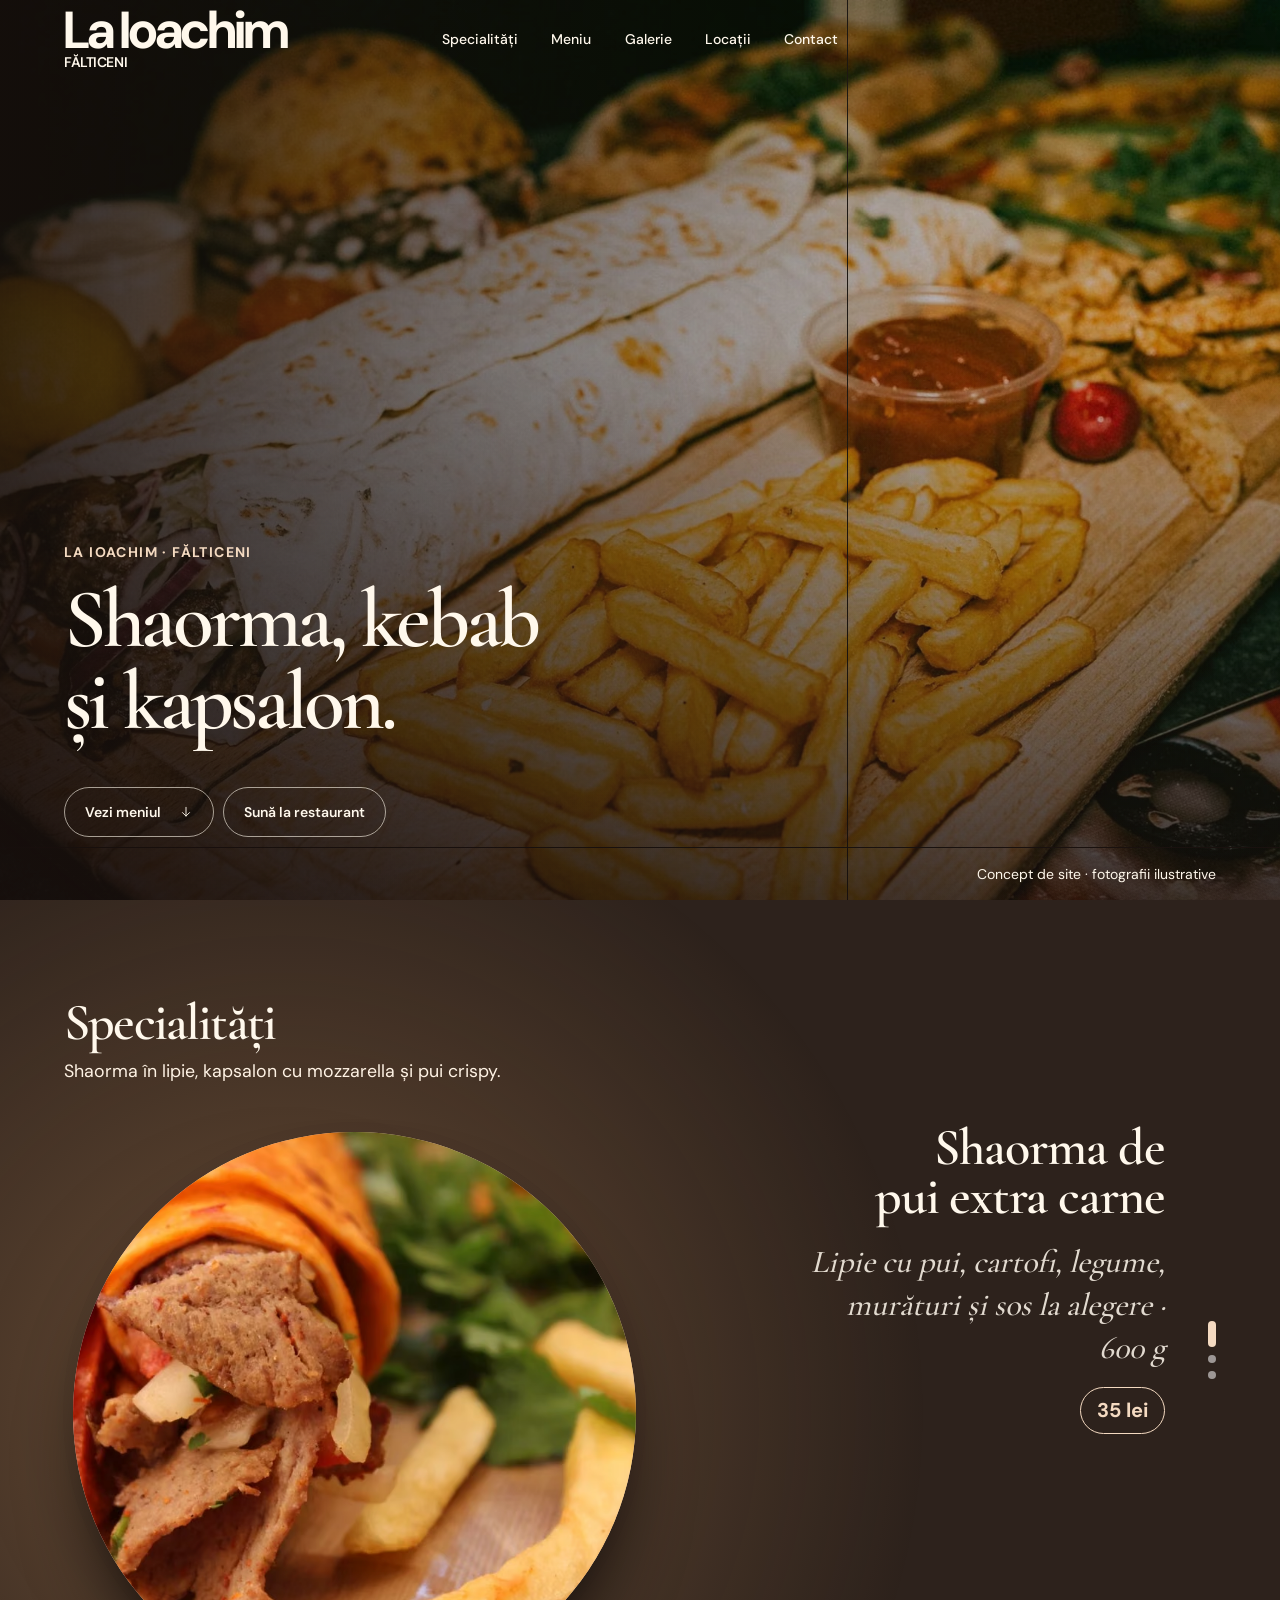
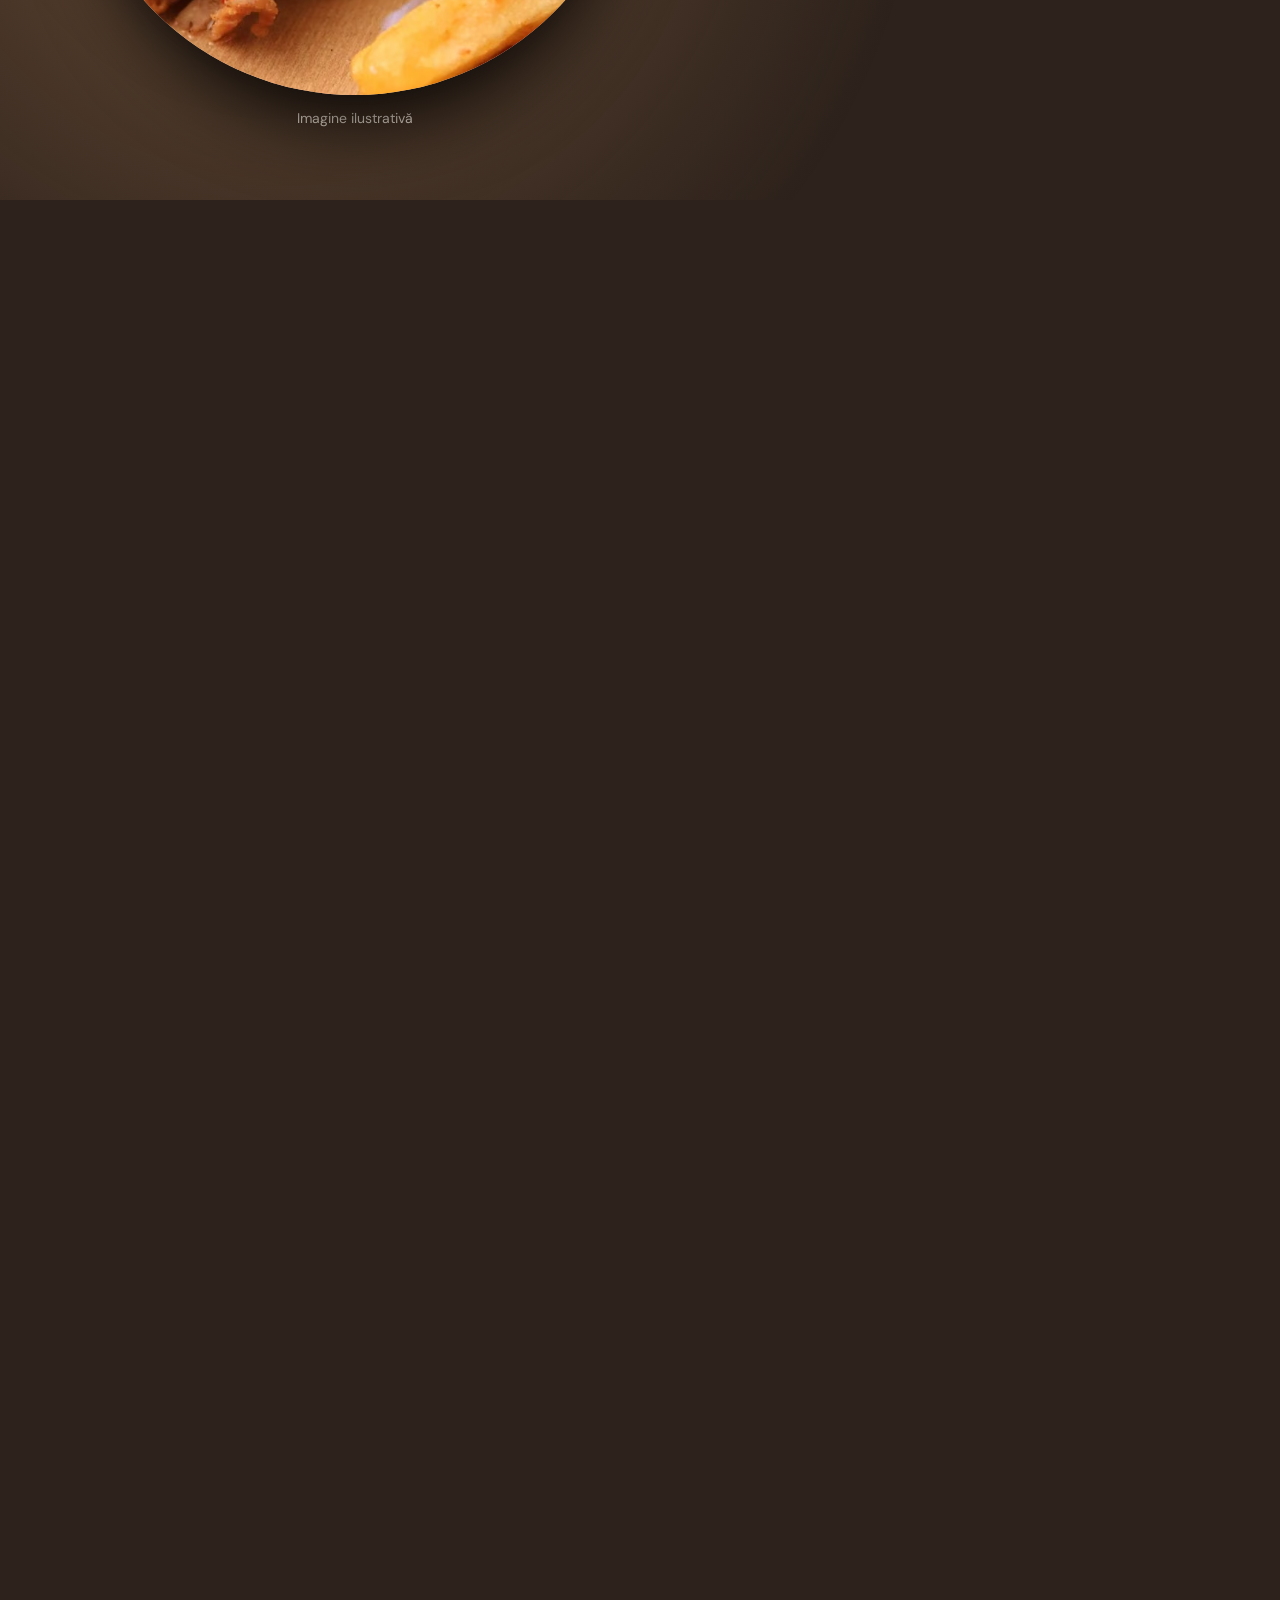
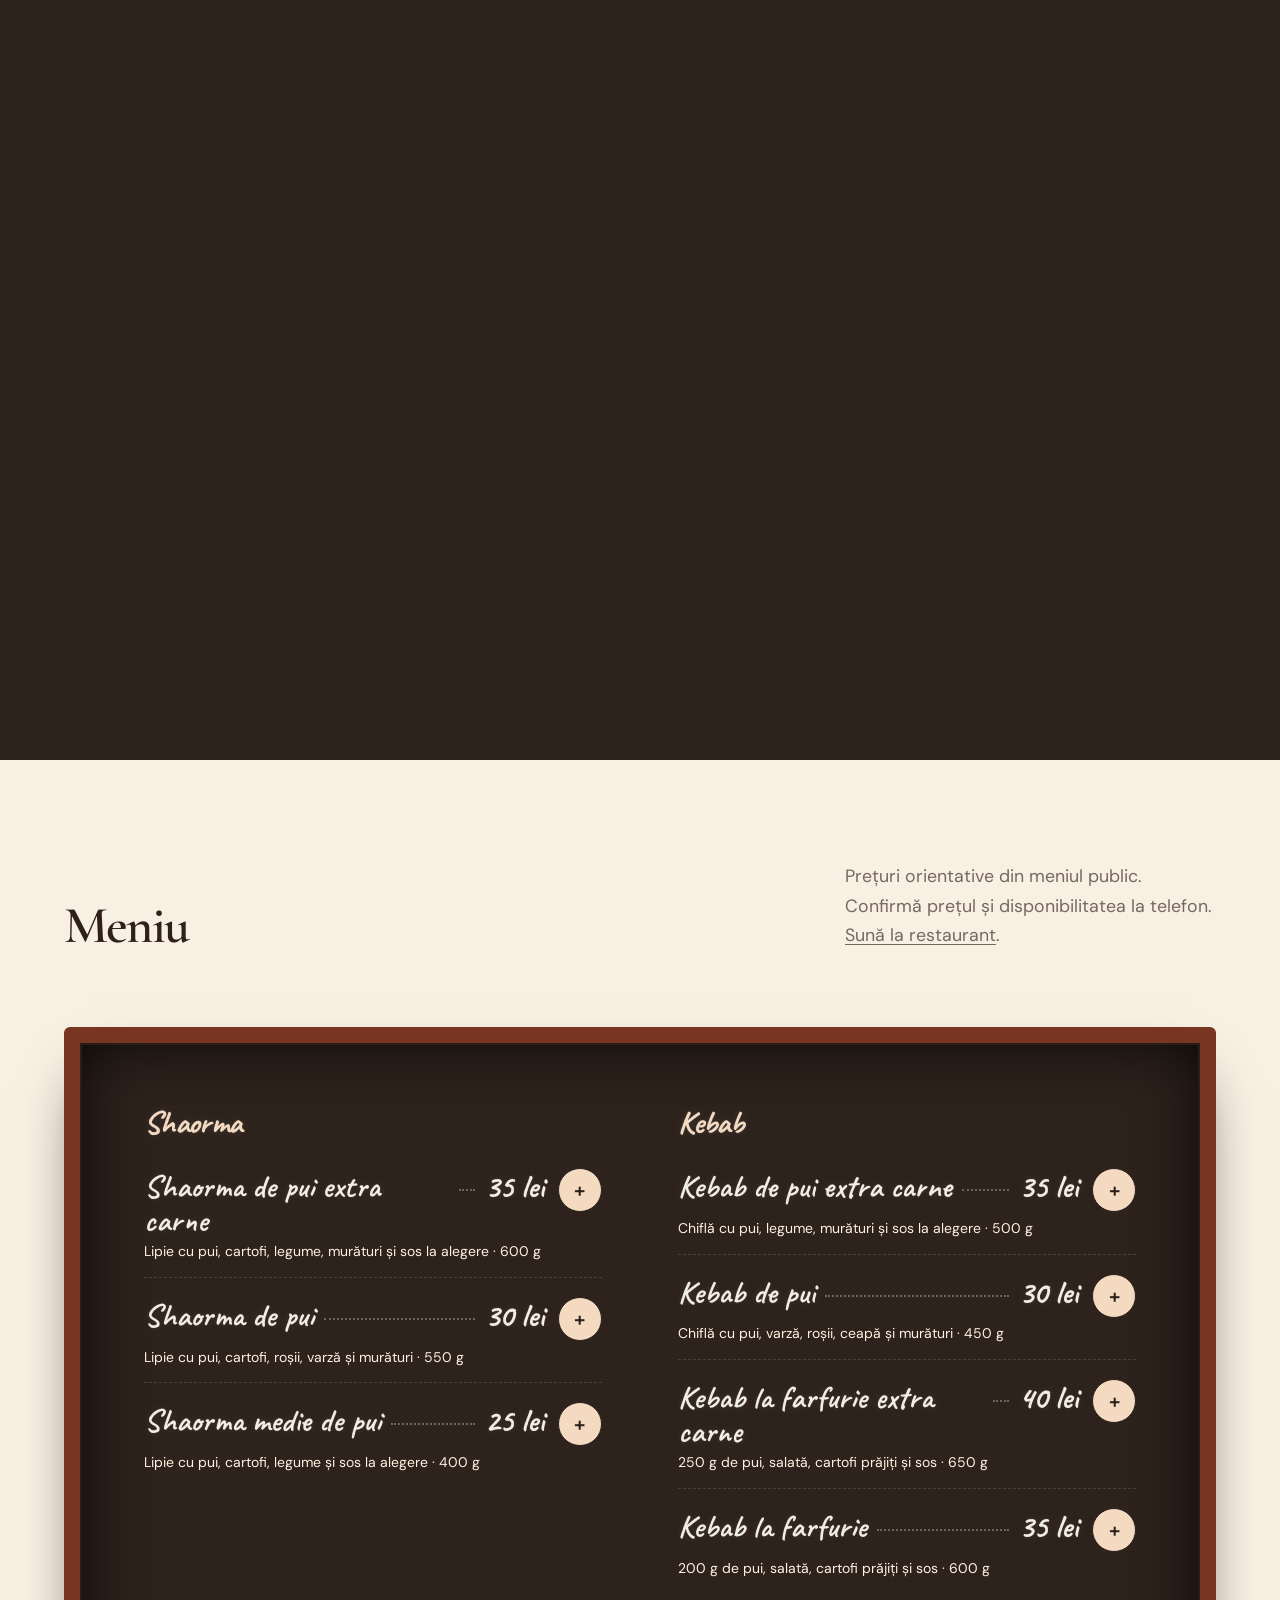
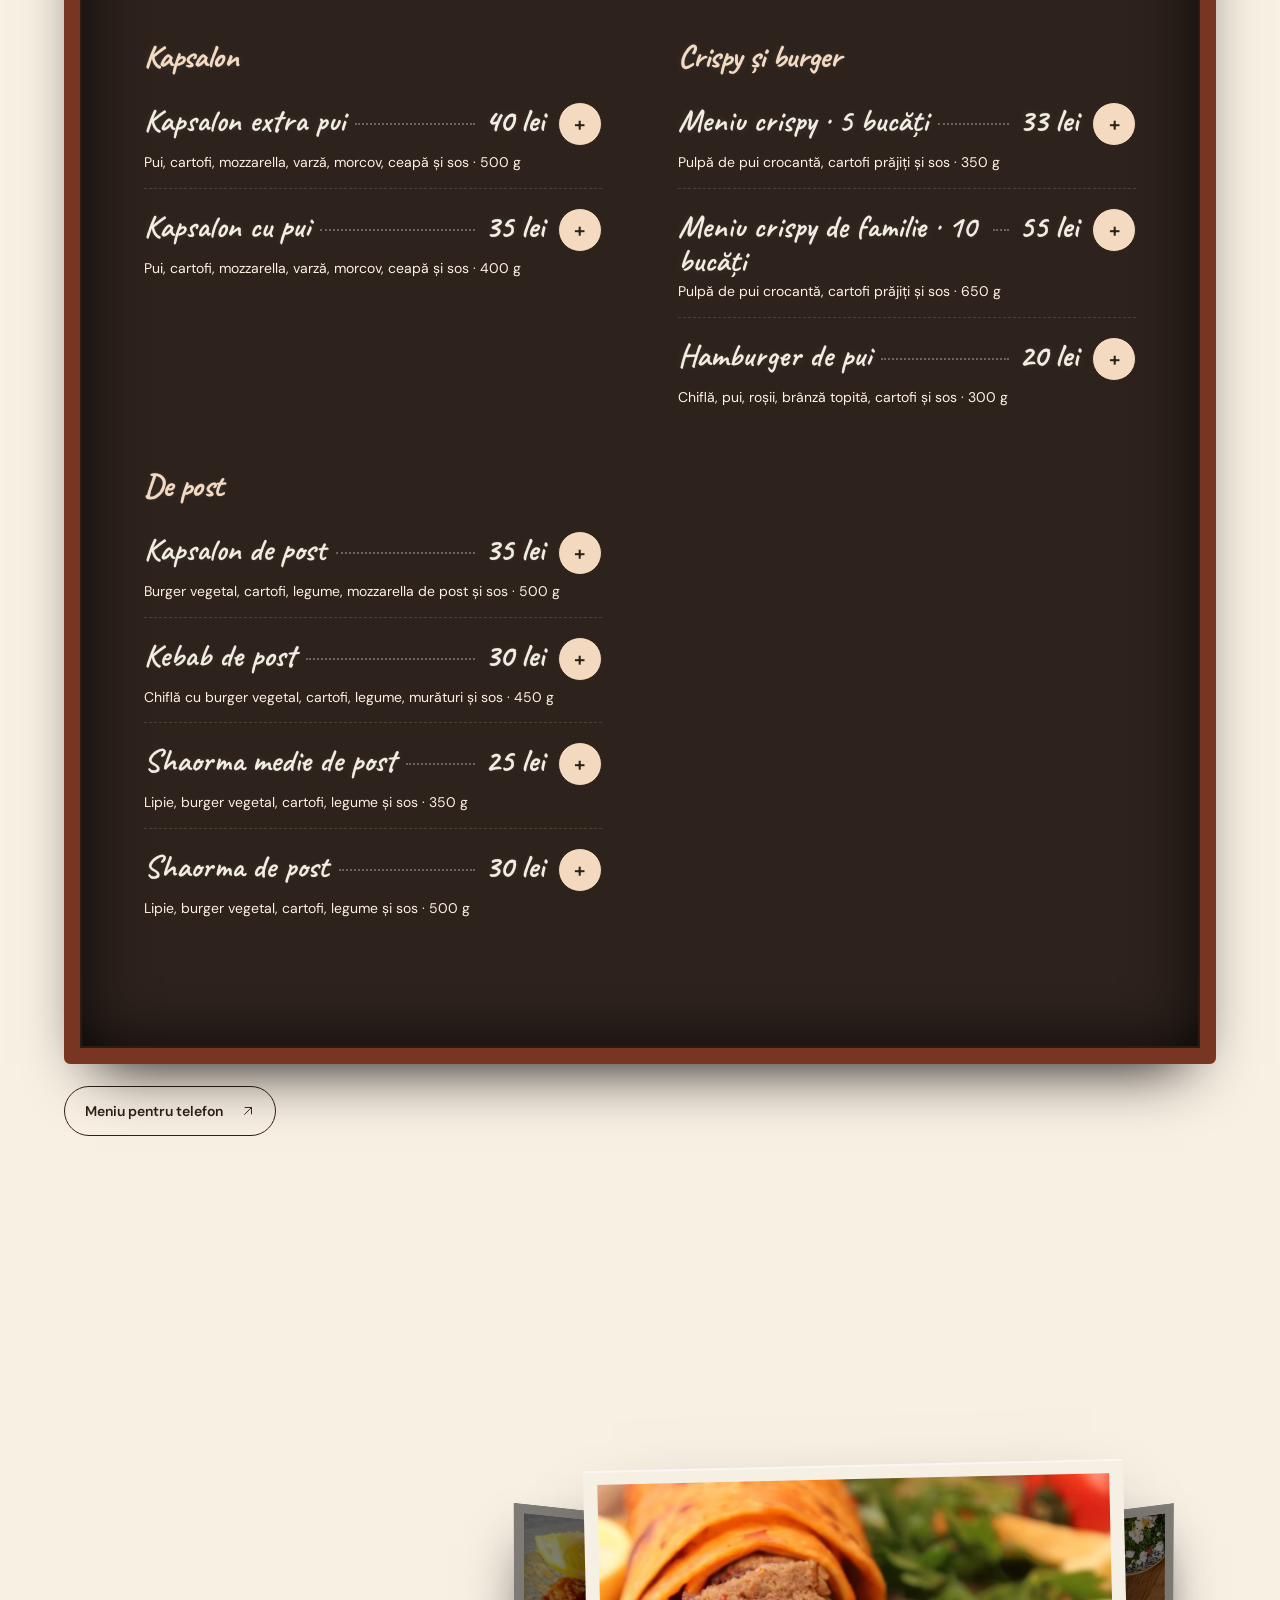
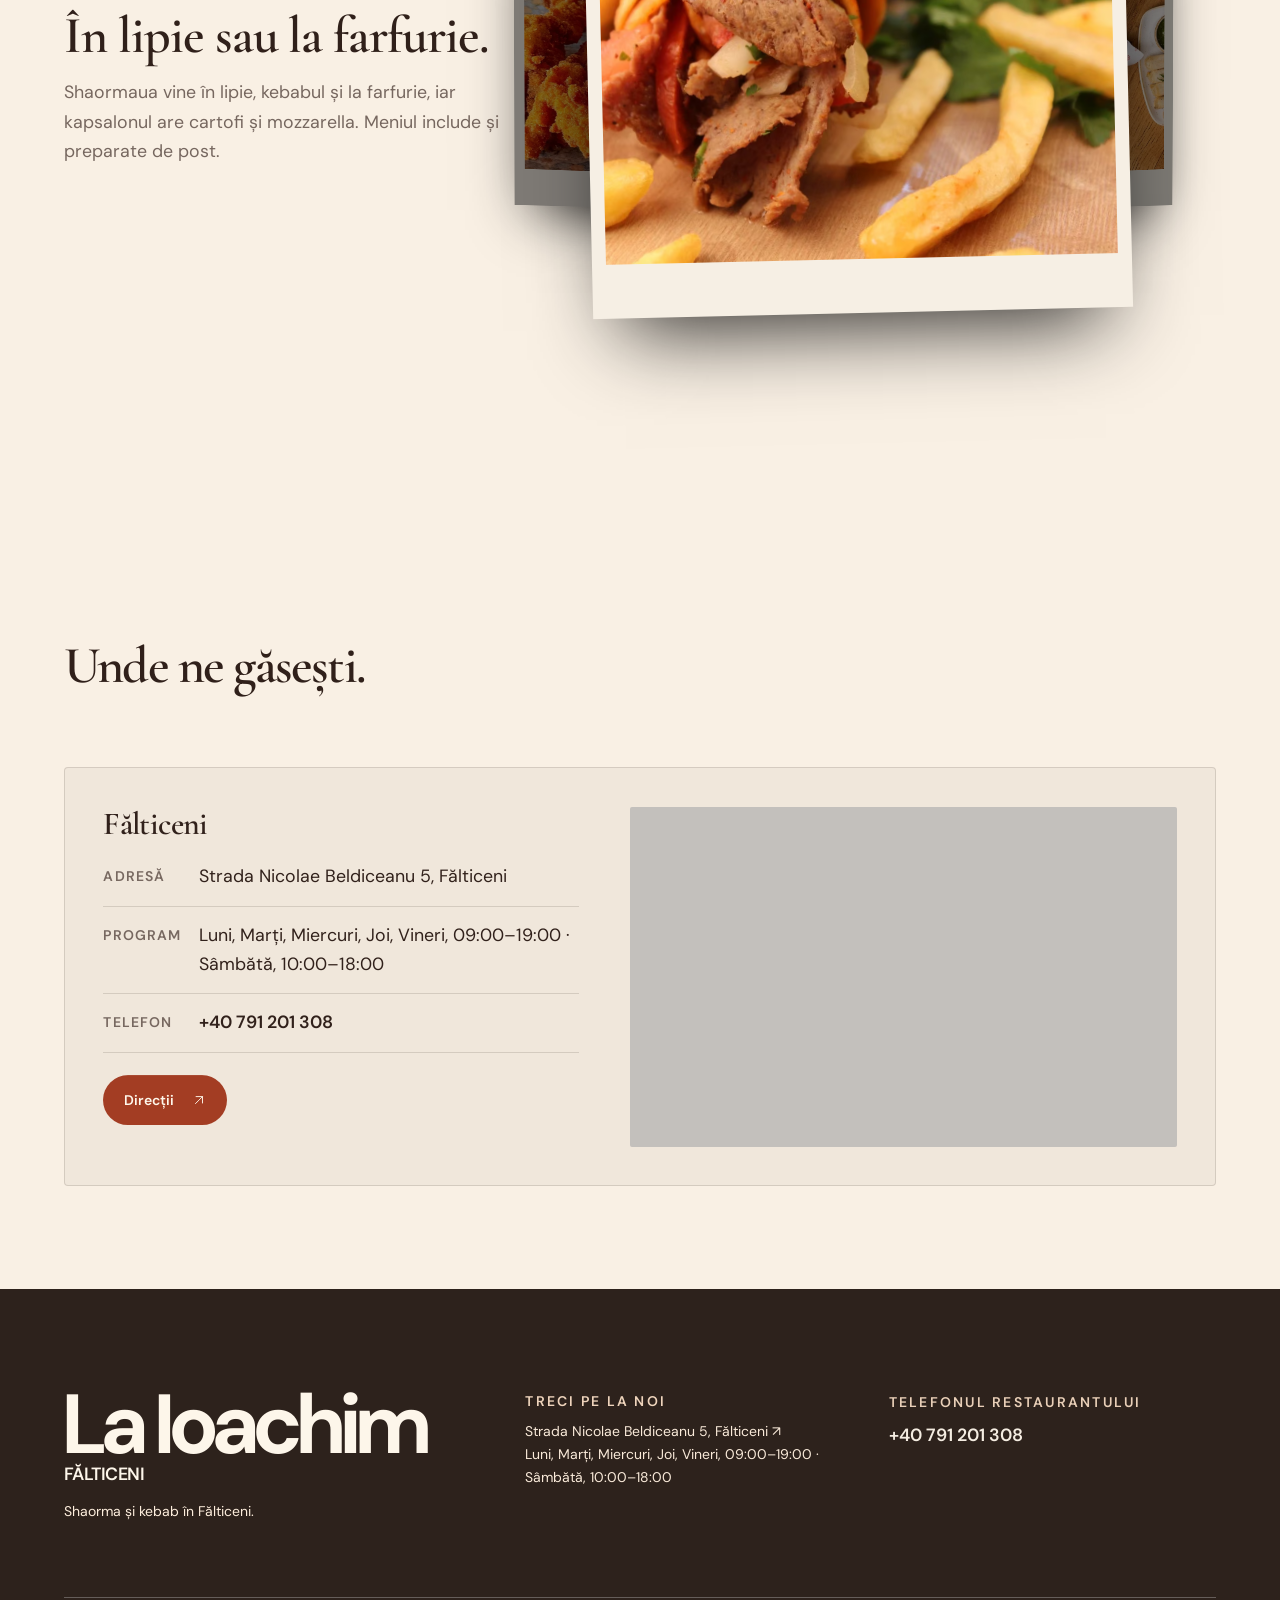
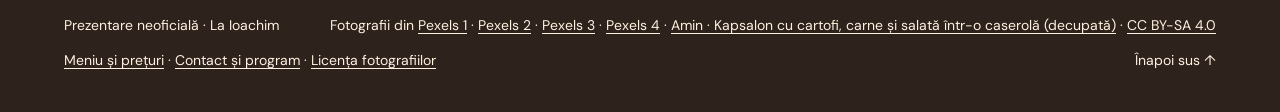
<file: index.html>
<!doctype html>
<html lang="ro">
<head>
  <meta charset="utf-8">
  <meta name="robots" content="noindex, nofollow">
  <script>document.documentElement.classList.add("js")</script>
  <meta name="viewport" content="width=device-width, initial-scale=1">
  <title>La Ioachim · Shaorma și kebab în Fălticeni</title>
  <meta name="description" content="Shaorma, kebab, kapsalon și crispy la La Ioachim, pe Strada Nicolae Beldiceanu din Fălticeni.">
  <meta name="theme-color" content="#f9f0e4">
  <meta name="color-scheme" content="only light">
  <meta name="darkreader-lock">
  <meta property="og:type" content="website">
  <meta property="og:locale" content="ro_RO">
  <meta property="og:title" content="La Ioachim · Shaorma și kebab în Fălticeni">
  <meta property="og:description" content="Shaorma, kebab, kapsalon și crispy la La Ioachim, pe Strada Nicolae Beldiceanu din Fălticeni.">
  <meta property="og:image" content="https://cojocariuemilian73.github.io/la-ioachim-falticeni/assets/img/restaurant/share.jpg">
  <meta property="og:image:width" content="1200">
  <meta property="og:image:height" content="630">
  <meta property="og:image:alt" content="Lipie cu carne, cartofi prăjiți și sos · Imagine ilustrativă">
  <meta name="twitter:card" content="summary_large_image">
  <link rel="canonical" href="https://cojocariuemilian73.github.io/la-ioachim-falticeni/"><meta property="og:url" content="https://cojocariuemilian73.github.io/la-ioachim-falticeni/">
  <link rel="icon" href="assets/img/restaurant/favicon.png" type="image/png" sizes="64x64">
  <link rel="preload" as="image" imagesrcset="assets/img/restaurant/hero-mobil-480.avif 480w, assets/img/restaurant/hero-mobil.avif 780w" imagesizes="100vw" type="image/avif" media="(max-width: 640px)">
  <link rel="preload" as="image" imagesrcset="assets/img/restaurant/hero-480.avif 480w, assets/img/restaurant/hero-960.avif 960w, assets/img/restaurant/hero.avif 1800w" imagesizes="100vw" type="image/avif" media="(min-width: 641px)">
  <link rel="preload" href="assets/fonts/cormorant-ro.woff2" as="font" type="font/woff2" crossorigin>
  <link rel="stylesheet" href="assets/css/style.css?v=f88eb092">
  <link rel="stylesheet" href="assets/css/extra.css?v=a1b1a578">
  <link rel="stylesheet" href="assets/css/comenzi.css?v=02a798f9">
  <link rel="stylesheet" href="assets/css/tema-site.css?v=96e32f0d">
  <script id="program-dorohoi" type="application/json">[{"zile":["Monday","Tuesday","Wednesday","Thursday","Friday"],"deschide":"09:00","inchide":"19:00"},{"zile":["Saturday"],"deschide":"10:00","inchide":"18:00"}]</script>
  <script defer src="assets/js/main.js?v=62276c31" data-motion="assets/js/motion.js?v=0e676cb0"></script>
</head>
<body id="sus">
  <a class="skip-link" href="#continut">Sari la conținut</a>
  <header class="site-header">
    <div class="header-inner">
      <a class="wordmark" href="#sus"><span>La Ioachim</span><small>FĂLTICENI</small></a>
      <button type="button" class="nav-toggle" aria-haspopup="dialog" aria-controls="navigatie-mobila" hidden>Meniu <span aria-hidden="true"></span></button>
      <nav class="desktop-nav" aria-label="Navigare principală"><a href="#specialitati">Specialități</a><a href="#meniu">Meniu</a><a href="#atelier">Galerie</a><a href="#locatii">Locații</a><a href="#contact">Contact</a></nav>
    </div>
  </header>
  <dialog class="mobile-nav" id="navigatie-mobila" aria-label="Navigare mobilă">
    <div class="mobile-nav-head">
      <span class="wordmark" aria-hidden="true"><span>La Ioachim</span><small>FĂLTICENI</small></span>
      <form method="dialog"><button class="close-button" aria-label="Închide meniul" autofocus>×</button></form>
    </div>
    <nav aria-label="Navigare principală"><a href="#specialitati">Specialități</a><a href="#meniu">Meniu</a><a href="#atelier">Galerie</a><a href="#locatii">Locații</a><a href="#contact">Contact</a></nav>
    <a class="button button-dark" href="https://www.google.com/maps/dir/?api=1&amp;destination=Strada%20Nicolae%20Beldiceanu%205%2C%20F%C4%83lticeni">Cum ajungi <span aria-hidden="true">↗</span></a>
  </dialog>

  <main id="continut" tabindex="-1">
    <section class="hero" aria-labelledby="hero-title">
      <div class="hero-main">
        <div class="hero-media">
          <picture class="hero-photo">
            <source media="(max-width: 640px)" type="image/avif" srcset="assets/img/restaurant/hero-mobil-480.avif 480w, assets/img/restaurant/hero-mobil.avif 780w" sizes="100vw" width="780" height="1040">
            <source media="(max-width: 640px)" type="image/webp" srcset="assets/img/restaurant/hero-mobil-480.webp 480w, assets/img/restaurant/hero-mobil.webp 780w" sizes="100vw" width="780" height="1040">
            <source type="image/avif" srcset="assets/img/restaurant/hero-480.avif 480w, assets/img/restaurant/hero-960.avif 960w, assets/img/restaurant/hero.avif 1800w" sizes="100vw"><img src="assets/img/restaurant/hero.webp" srcset="assets/img/restaurant/hero-480.webp 480w, assets/img/restaurant/hero-960.webp 960w, assets/img/restaurant/hero.webp 1800w" sizes="100vw" width="1800" height="1080" alt="Imagine ilustrativă. Lipie cu carne, cartofi prăjiți și sos" fetchpriority="high">
          </picture>
        </div>
        <div class="hero-copy">
          <p class="preview-kicker">La Ioachim · Fălticeni</p>
          <h1 id="hero-title" data-keys="">Shaorma, kebab<br> și kapsalon.</h1>
          <div class="hero-actions">
            <a class="button button-ghost" href="#meniu">Vezi meniul <svg class="arrow-icon" viewBox="0 0 24 24" fill="none" stroke="currentColor" stroke-width="1.6" stroke-linecap="round" stroke-linejoin="round" aria-hidden="true"><path d="M12 4v15m-6-6 6 6 6-6"/></svg></a>
            <a class="button button-ghost" href="tel:+40791201308">Sună la restaurant</a>
          </div>
        </div>
        <p class="preview-mark">Concept de site · fotografii ilustrative</p>
      </div>
    </section>

    <section class="specials" id="specialitati" aria-labelledby="specials-title"><div class="specials-track" style="--count:3"><div class="specials-sticky"><div class="shell specials-inner"><div class="specials-head"><h2 id="specials-title">Specialități</h2><p>Shaorma în lipie, kapsalon cu mozzarella și pui crispy.</p></div><div class="specials-stage"><svg class="steam" viewBox="0 0 120 160" aria-hidden="true"><path d="M40 150c-14-20 14-34 0-56s12-36 0-60"/><path d="M62 150c-14-22 16-36 0-60s12-34 2-62"/><path d="M84 150c-12-18 12-32 0-52s10-30 0-52"/></svg><ul class="special-list"><li class="special" style="--i:0;--tint-own:#da9d65" data-tint="#da9d65"><div class="special-visual"><div class="special-photo"><picture><source type="image/avif" srcset="assets/img/restaurant/wrap-480.avif 480w, assets/img/restaurant/wrap.avif 1024w" sizes="(min-width: 900px) 46vw, 80vw"><img src="assets/img/restaurant/wrap.webp" srcset="assets/img/restaurant/wrap-480.webp 480w, assets/img/restaurant/wrap.webp 1024w" sizes="(min-width: 900px) 46vw, 80vw" width="1024" height="760" alt="Imagine ilustrativă. Lipie umplută, cu cartofi prăjiți" loading="lazy" decoding="async"></picture></div><small class="special-caption">Imagine ilustrativă</small></div><div class="special-copy"><h3>Shaorma de pui extra carne</h3><p>Lipie cu pui, cartofi, legume, murături și sos la alegere · 600 g</p><span class="price">35 lei</span></div></li><li class="special" style="--i:1;--tint-own:#b5bd78" data-tint="#b5bd78"><div class="special-visual"><div class="special-photo"><picture><source type="image/avif" srcset="assets/img/restaurant/kapsalon-480.avif 480w, assets/img/restaurant/kapsalon.avif 720w" sizes="(min-width: 900px) 46vw, 80vw"><img src="assets/img/restaurant/kapsalon.webp" srcset="assets/img/restaurant/kapsalon-480.webp 480w, assets/img/restaurant/kapsalon.webp 720w" sizes="(min-width: 900px) 46vw, 80vw" width="720" height="720" alt="Imagine ilustrativă. Kapsalon cu cartofi, carne și salată într-o caserolă" loading="lazy" decoding="async"></picture></div><small class="special-caption">Imagine ilustrativă</small></div><div class="special-copy"><h3>Kapsalon cu pui</h3><p>Pui, cartofi, mozzarella, varză, morcov, ceapă și sos · 400 g</p><span class="price">35 lei</span></div></li><li class="special" style="--i:2;--tint-own:#e0a172" data-tint="#e0a172"><div class="special-visual"><div class="special-photo"><picture><source type="image/avif" srcset="assets/img/restaurant/crispy-480.avif 480w, assets/img/restaurant/crispy.avif 1024w" sizes="(min-width: 900px) 46vw, 80vw"><img src="assets/img/restaurant/crispy.webp" srcset="assets/img/restaurant/crispy-480.webp 480w, assets/img/restaurant/crispy.webp 1024w" sizes="(min-width: 900px) 46vw, 80vw" width="1024" height="760" alt="Imagine ilustrativă. Pui crocant cu salată și sos" loading="lazy" decoding="async"></picture></div><small class="special-caption">Imagine ilustrativă</small></div><div class="special-copy"><h3>Meniu crispy · 5 bucăți</h3><p>Pulpă de pui crocantă, cartofi prăjiți și sos · 350 g</p><span class="price">33 lei</span></div></li></ul></div><div class="specials-dots" aria-hidden="true"><span style="--i:0"></span><span style="--i:1"></span><span style="--i:2"></span></div></div></div></div></section>

    <section class="section menu-section" id="meniu" aria-labelledby="menu-title">
      <div class="shell">
        <div class="section-intro">
          <h2 id="menu-title">Meniu</h2>
          <p class="preview-menu-note">Prețuri orientative din meniul public. Confirmă prețul și disponibilitatea la telefon. <a href="tel:+40791201308">Sună la restaurant</a>.</p>
        </div>
        <div class="chalkboard"><svg class="doodle doodle-cup" viewBox="0 0 120 100"><path pathLength="1" d="M22 40c20 2 40 2 58 0 1 10 1 18-2 26-6 14-48 14-54 0-3-8-3-16-2-26Z"/><path pathLength="1" d="M80 46c16-2 16 20-2 18"/><path pathLength="1" d="M8 84c30 8 74 8 104-1"/><path pathLength="1" d="M42 30c-7-8 7-12 0-21M58 30c-7-8 7-12 0-21"/></svg><svg class="doodle doodle-lemon" viewBox="0 0 100 100"><path pathLength="1" d="M50 8a42 42 0 1 1-.1 0Z"/><path pathLength="1" d="M50 18a32 32 0 1 1-.1 0Z"/><path pathLength="1" d="M50 18v64M18 50h64M27 27l46 46M73 27 27 73"/></svg><div class="board-filters" role="group" aria-label="Filtrează meniul"></div><div class="board-cols"><section class="board-group" data-category="shaorma"><h3>Shaorma</h3><ul class="board-list"><li class="board-item" data-pid="shaorma-de-pui-extra-carne" data-tags="" style="view-transition-name: produs-0"><div class="board-line"><span class="board-thumb" aria-hidden="true"><picture><source type="image/avif" srcset="assets/img/restaurant/wrap-480.avif 480w, assets/img/restaurant/wrap.avif 1024w" sizes="52px"><img src="assets/img/restaurant/wrap.webp" srcset="assets/img/restaurant/wrap-480.webp 480w, assets/img/restaurant/wrap.webp 1024w" sizes="52px" width="1024" height="760" alt="Imagine ilustrativă. Lipie umplută, cu cartofi prăjiți" loading="lazy" decoding="async"></picture></span><h4>Shaorma de pui extra carne</h4><span class="board-dots" aria-hidden="true"></span><span class="board-price">35 lei</span></div><p>Lipie cu pui, cartofi, legume, murături și sos la alegere · 600 g</p></li><li class="board-item" data-pid="shaorma-de-pui" data-tags="" style="view-transition-name: produs-1"><div class="board-line"><h4>Shaorma de pui</h4><span class="board-dots" aria-hidden="true"></span><span class="board-price">30 lei</span></div><p>Lipie cu pui, cartofi, roșii, varză și murături · 550 g</p></li><li class="board-item" data-pid="shaorma-medie-de-pui" data-tags="" style="view-transition-name: produs-2"><div class="board-line"><h4>Shaorma medie de pui</h4><span class="board-dots" aria-hidden="true"></span><span class="board-price">25 lei</span></div><p>Lipie cu pui, cartofi, legume și sos la alegere · 400 g</p></li></ul></section><section class="board-group" data-category="kebab"><h3>Kebab</h3><ul class="board-list"><li class="board-item" data-pid="kebab-de-pui-extra-carne" data-tags="" style="view-transition-name: produs-3"><div class="board-line"><h4>Kebab de pui extra carne</h4><span class="board-dots" aria-hidden="true"></span><span class="board-price">35 lei</span></div><p>Chiflă cu pui, legume, murături și sos la alegere · 500 g</p></li><li class="board-item" data-pid="kebab-de-pui" data-tags="" style="view-transition-name: produs-4"><div class="board-line"><h4>Kebab de pui</h4><span class="board-dots" aria-hidden="true"></span><span class="board-price">30 lei</span></div><p>Chiflă cu pui, varză, roșii, ceapă și murături · 450 g</p></li><li class="board-item" data-pid="kebab-la-farfurie-extra-carne" data-tags="" style="view-transition-name: produs-5"><div class="board-line"><span class="board-thumb" aria-hidden="true"><picture><source type="image/avif" srcset="assets/img/restaurant/plate-480.avif 480w, assets/img/restaurant/plate.avif 1024w" sizes="52px"><img src="assets/img/restaurant/plate.webp" srcset="assets/img/restaurant/plate-480.webp 480w, assets/img/restaurant/plate.webp 1024w" sizes="52px" width="1024" height="760" alt="Imagine ilustrativă. Lipii, salată și cartofi pe o masă" loading="lazy" decoding="async"></picture></span><h4>Kebab la farfurie extra carne</h4><span class="board-dots" aria-hidden="true"></span><span class="board-price">40 lei</span></div><p>250 g de pui, salată, cartofi prăjiți și sos · 650 g</p></li><li class="board-item" data-pid="kebab-la-farfurie" data-tags="" style="view-transition-name: produs-6"><div class="board-line"><h4>Kebab la farfurie</h4><span class="board-dots" aria-hidden="true"></span><span class="board-price">35 lei</span></div><p>200 g de pui, salată, cartofi prăjiți și sos · 600 g</p></li></ul></section><section class="board-group" data-category="kapsalon"><h3>Kapsalon</h3><ul class="board-list"><li class="board-item" data-pid="kapsalon-extra-pui" data-tags="" style="view-transition-name: produs-7"><div class="board-line"><h4>Kapsalon extra pui</h4><span class="board-dots" aria-hidden="true"></span><span class="board-price">40 lei</span></div><p>Pui, cartofi, mozzarella, varză, morcov, ceapă și sos · 500 g</p></li><li class="board-item" data-pid="kapsalon-cu-pui" data-tags="" style="view-transition-name: produs-8"><div class="board-line"><span class="board-thumb" aria-hidden="true"><picture><source type="image/avif" srcset="assets/img/restaurant/kapsalon-480.avif 480w, assets/img/restaurant/kapsalon.avif 720w" sizes="52px"><img src="assets/img/restaurant/kapsalon.webp" srcset="assets/img/restaurant/kapsalon-480.webp 480w, assets/img/restaurant/kapsalon.webp 720w" sizes="52px" width="720" height="720" alt="Imagine ilustrativă. Kapsalon cu cartofi, carne și salată într-o caserolă" loading="lazy" decoding="async"></picture></span><h4>Kapsalon cu pui</h4><span class="board-dots" aria-hidden="true"></span><span class="board-price">35 lei</span></div><p>Pui, cartofi, mozzarella, varză, morcov, ceapă și sos · 400 g</p></li></ul></section><section class="board-group" data-category="crispy"><h3>Crispy și burger</h3><ul class="board-list"><li class="board-item" data-pid="meniu-crispy-5-bucati" data-tags="" style="view-transition-name: produs-9"><div class="board-line"><span class="board-thumb" aria-hidden="true"><picture><source type="image/avif" srcset="assets/img/restaurant/crispy-480.avif 480w, assets/img/restaurant/crispy.avif 1024w" sizes="52px"><img src="assets/img/restaurant/crispy.webp" srcset="assets/img/restaurant/crispy-480.webp 480w, assets/img/restaurant/crispy.webp 1024w" sizes="52px" width="1024" height="760" alt="Imagine ilustrativă. Pui crocant cu salată și sos" loading="lazy" decoding="async"></picture></span><h4>Meniu crispy · 5 bucăți</h4><span class="board-dots" aria-hidden="true"></span><span class="board-price">33 lei</span></div><p>Pulpă de pui crocantă, cartofi prăjiți și sos · 350 g</p></li><li class="board-item" data-pid="meniu-crispy-de-familie-10-bucati" data-tags="" style="view-transition-name: produs-10"><div class="board-line"><h4>Meniu crispy de familie · 10 bucăți</h4><span class="board-dots" aria-hidden="true"></span><span class="board-price">55 lei</span></div><p>Pulpă de pui crocantă, cartofi prăjiți și sos · 650 g</p></li><li class="board-item" data-pid="hamburger-de-pui" data-tags="" style="view-transition-name: produs-11"><div class="board-line"><h4>Hamburger de pui</h4><span class="board-dots" aria-hidden="true"></span><span class="board-price">20 lei</span></div><p>Chiflă, pui, roșii, brânză topită, cartofi și sos · 300 g</p></li></ul></section><section class="board-group" data-category="de-post"><h3>De post</h3><ul class="board-list"><li class="board-item" data-pid="kapsalon-de-post" data-tags="" style="view-transition-name: produs-12"><div class="board-line"><h4>Kapsalon de post</h4><span class="board-dots" aria-hidden="true"></span><span class="board-price">35 lei</span></div><p>Burger vegetal, cartofi, legume, mozzarella de post și sos · 500 g</p></li><li class="board-item" data-pid="kebab-de-post" data-tags="" style="view-transition-name: produs-13"><div class="board-line"><h4>Kebab de post</h4><span class="board-dots" aria-hidden="true"></span><span class="board-price">30 lei</span></div><p>Chiflă cu burger vegetal, cartofi, legume, murături și sos · 450 g</p></li><li class="board-item" data-pid="shaorma-medie-de-post" data-tags="" style="view-transition-name: produs-14"><div class="board-line"><h4>Shaorma medie de post</h4><span class="board-dots" aria-hidden="true"></span><span class="board-price">25 lei</span></div><p>Lipie, burger vegetal, cartofi, legume și sos · 350 g</p></li><li class="board-item" data-pid="shaorma-de-post" data-tags="" style="view-transition-name: produs-15"><div class="board-line"><h4>Shaorma de post</h4><span class="board-dots" aria-hidden="true"></span><span class="board-price">30 lei</span></div><p>Lipie, burger vegetal, cartofi, legume și sos · 500 g</p></li></ul></section></div><p class="board-empty" hidden>Nimic pe filtrul ăsta. Încearcă altul.</p><p class="sr-only" role="status" aria-live="polite" data-board-status></p></div>
        <p class="preview-qr-link"><a class="button button-outline" href="meniu.html">Meniu pentru telefon <svg class="arrow-icon" viewBox="0 0 24 24" fill="none" stroke="currentColor" stroke-width="1.6" stroke-linecap="round" stroke-linejoin="round" aria-hidden="true"><path d="M6 18 18 6M7 6h11v11"/></svg></a></p>
      </div>
    </section>


    <section class="section wood" id="atelier" aria-labelledby="wood-title">
      <div class="wood-pin">
        <div class="wood-window" aria-hidden="true"><div class="ww-photos"><div class="ww-frame" style="--i:0;--w:1024;--h:760;--rot:-2.2deg;--dx:0px;--dy:0px"><div class="ww-photo"><picture><source type="image/avif" srcset="assets/img/restaurant/wrap-480.avif 480w, assets/img/restaurant/wrap.avif 1024w" sizes="(min-width: 900px) 800px, 90vw"><img src="assets/img/restaurant/wrap.webp" srcset="assets/img/restaurant/wrap-480.webp 480w, assets/img/restaurant/wrap.webp 1024w" sizes="(min-width: 900px) 800px, 90vw" width="1024" height="760" alt="Imagine ilustrativă. Lipie umplută, cu cartofi prăjiți" loading="lazy" decoding="async"></picture></div><p class="ww-cap"></p></div><div class="ww-frame" style="--i:1;--w:1024;--h:760;--rot:1.8deg;--dx:26px;--dy:-14px"><div class="ww-photo"><picture><source type="image/avif" srcset="assets/img/restaurant/plate-480.avif 480w, assets/img/restaurant/plate.avif 1024w" sizes="(min-width: 900px) 800px, 90vw"><img src="assets/img/restaurant/plate.webp" srcset="assets/img/restaurant/plate-480.webp 480w, assets/img/restaurant/plate.webp 1024w" sizes="(min-width: 900px) 800px, 90vw" width="1024" height="760" alt="Imagine ilustrativă. Lipii, salată și cartofi pe o masă" loading="lazy" decoding="async"></picture></div><p class="ww-cap"></p></div><div class="ww-frame" style="--i:2;--w:1024;--h:760;--rot:-1.2deg;--dx:-22px;--dy:12px"><div class="ww-photo"><picture><source type="image/avif" srcset="assets/img/restaurant/crispy-480.avif 480w, assets/img/restaurant/crispy.avif 1024w" sizes="(min-width: 900px) 800px, 90vw"><img src="assets/img/restaurant/crispy.webp" srcset="assets/img/restaurant/crispy-480.webp 480w, assets/img/restaurant/crispy.webp 1024w" sizes="(min-width: 900px) 800px, 90vw" width="1024" height="760" alt="Imagine ilustrativă. Pui crocant cu salată și sos" loading="lazy" decoding="async"></picture></div><p class="ww-cap"></p></div></div><div class="ww-shade"></div><div class="ww-copy"><p class="ww-title">În lipie sau<br> la farfurie.</p><p class="ww-text">Shaormaua vine în lipie, kebabul și la farfurie, iar kapsalonul are cartofi și mozzarella. Meniul include și preparate de post.</p></div></div>
        <div class="shell wood-layout">
          <div class="wood-head">
            <h2 id="wood-title">În lipie sau<br> la farfurie.</h2>
            <p>Shaormaua vine în lipie, kebabul și la farfurie, iar kapsalonul are cartofi și mozzarella. Meniul include și preparate de post.</p>
          </div>
          <div class="wood-rail" role="region" aria-label="Galerie de imagini ilustrative, derulează spre dreapta" tabindex="0">
            <ul class="wood-strip"><li class="wood-figure is-wide w0"><div class="image-frame"><picture><source type="image/avif" srcset="assets/img/restaurant/wrap-480.avif 480w, assets/img/restaurant/wrap.avif 1024w" sizes="(min-width: 900px) 46vh, 78vw"><img src="assets/img/restaurant/wrap.webp" srcset="assets/img/restaurant/wrap-480.webp 480w, assets/img/restaurant/wrap.webp 1024w" sizes="(min-width: 900px) 46vh, 78vw" width="1024" height="760" alt="Imagine ilustrativă. Lipie umplută, cu cartofi prăjiți" loading="lazy" decoding="async"></picture></div></li><li class="wood-figure is-wide w1"><div class="image-frame"><picture><source type="image/avif" srcset="assets/img/restaurant/plate-480.avif 480w, assets/img/restaurant/plate.avif 1024w" sizes="(min-width: 900px) 46vh, 78vw"><img src="assets/img/restaurant/plate.webp" srcset="assets/img/restaurant/plate-480.webp 480w, assets/img/restaurant/plate.webp 1024w" sizes="(min-width: 900px) 46vh, 78vw" width="1024" height="760" alt="Imagine ilustrativă. Lipii, salată și cartofi pe o masă" loading="lazy" decoding="async"></picture></div></li><li class="wood-figure is-wide w2"><div class="image-frame"><picture><source type="image/avif" srcset="assets/img/restaurant/crispy-480.avif 480w, assets/img/restaurant/crispy.avif 1024w" sizes="(min-width: 900px) 46vh, 78vw"><img src="assets/img/restaurant/crispy.webp" srcset="assets/img/restaurant/crispy-480.webp 480w, assets/img/restaurant/crispy.webp 1024w" sizes="(min-width: 900px) 46vh, 78vw" width="1024" height="760" alt="Imagine ilustrativă. Pui crocant cu salată și sos" loading="lazy" decoding="async"></picture></div></li></ul>
          </div>
        </div>
      </div>
    </section>

    <section class="section locations" id="locatii" aria-labelledby="locations-title">
      <div class="shell">
        <div class="section-intro">
          <h2 id="locations-title">Unde ne găsești.</h2>
        </div>
        <div class="locations-grid"><article class="location-card" aria-labelledby="loc-falticeni-1"><h3 id="loc-falticeni-1">Fălticeni</h3><dl class="location-facts"><div><dt>Adresă</dt><dd>Strada Nicolae Beldiceanu 5, Fălticeni</dd></div><div><dt>Program</dt><dd>Luni, Marți, Miercuri, Joi, Vineri, 09:00–19:00 · Sâmbătă, 10:00–18:00</dd></div><div><dt>Telefon</dt><dd><a class="location-phone" href="tel:+40791201308">+40 791 201 308</a><span class="chips"></span></dd></div></dl><a class="button button-dark" href="https://www.google.com/maps/dir/?api=1&amp;destination=Strada%20Nicolae%20Beldiceanu%205%2C%20F%C4%83lticeni">Direcții <svg class="arrow-icon" viewBox="0 0 24 24" fill="none" stroke="currentColor" stroke-width="1.6" stroke-linecap="round" stroke-linejoin="round" aria-hidden="true"><path d="M6 18 18 6M7 6h11v11"/></svg></a><figure class="location-map" data-lenis-prevent><iframe src="https://www.google.com/maps?q=Strada%20Nicolae%20Beldiceanu%205%2C%20F%C4%83lticeni&amp;z=16&amp;output=embed&amp;hl=ro" title="Hartă: La Ioachim Fălticeni, Strada Nicolae Beldiceanu 5" loading="lazy" referrerpolicy="strict-origin-when-cross-origin" allowfullscreen></iframe></figure></article></div>
      </div>
    </section>
  </main>

  <footer class="site-footer" id="contact">
    <div class="shell">
      <div class="footer-grid">
        <div class="footer-brand">
          <a class="wordmark" href="#sus"><span>La Ioachim</span><small>FĂLTICENI</small></a>
          <p>Shaorma și kebab în Fălticeni.</p>
          
        </div>
        <div>
          <h2 class="eyebrow">Treci pe la noi</h2>
          <address><a href="https://www.google.com/maps/dir/?api=1&amp;destination=Strada%20Nicolae%20Beldiceanu%205%2C%20F%C4%83lticeni">Strada Nicolae Beldiceanu 5, Fălticeni <span aria-hidden="true">↗</span></a></address>
          <p>Luni, Marți, Miercuri, Joi, Vineri, 09:00–19:00 · Sâmbătă, 10:00–18:00</p>
        </div>
        <div>
          <h2 class="eyebrow">Telefonul restaurantului</h2>
          <a class="footer-phone" href="tel:+40791201308">+40 791 201 308</a>
          <ul class="contact-links"></ul>
        </div>
      </div>
      <div class="footer-base"><p>Prezentare neoficială · La Ioachim</p><p class="photo-credits">Fotografii din <a href="https://www.pexels.com/photo/15202777/">Pexels 1</a> · <a href="https://www.pexels.com/photo/34106235/">Pexels 2</a> · <a href="https://www.pexels.com/photo/25856533/">Pexels 3</a> · <a href="https://www.pexels.com/photo/27497770/">Pexels 4</a> · <a href="https://commons.wikimedia.org/wiki/File:Kapsalon_dutch_meal.jpg">Amin · Kapsalon cu cartofi, carne și salată într-o caserolă (decupată)</a> · <a href="https://creativecommons.org/licenses/by-sa/4.0/">CC BY-SA 4.0</a></p><p class="preview-source"><a href="https://www.shaormap.ro/falticeni/la-ioachim/meniu">Meniu și prețuri</a> · <a href="https://www.shaormap.ro/falticeni/la-ioachim">Contact și program</a> · <a href="https://www.pexels.com/license/">Licența fotografiilor</a></p><a href="#sus">Înapoi sus <span aria-hidden="true">↑</span></a></div>
    </div>
  </footer>

  <div class="mobile-actions" aria-label="Acțiuni rapide">
    <a href="tel:+40791201308">Sună</a>
    <a href="https://www.google.com/maps/dir/?api=1&amp;destination=Strada%20Nicolae%20Beldiceanu%205%2C%20F%C4%83lticeni">Direcții <span aria-hidden="true">↗</span></a>
  </div>

  
  <script defer src="assets/js/extra.js?v=c9b80ef7"></script>
  <script id="comenzi-config" type="application/json">{"produse":{"shaorma-de-pui-extra-carne":{"nume":"Shaorma de pui extra carne","pret":35.0,"cat":"shaorma","descriere":"Lipie cu pui, cartofi, legume, murături și sos la alegere · 600 g","grupuri":[]},"shaorma-de-pui":{"nume":"Shaorma de pui","pret":30.0,"cat":"shaorma","descriere":"Lipie cu pui, cartofi, roșii, varză și murături · 550 g","grupuri":[]},"shaorma-medie-de-pui":{"nume":"Shaorma medie de pui","pret":25.0,"cat":"shaorma","descriere":"Lipie cu pui, cartofi, legume și sos la alegere · 400 g","grupuri":[]},"kebab-de-pui-extra-carne":{"nume":"Kebab de pui extra carne","pret":35.0,"cat":"kebab","descriere":"Chiflă cu pui, legume, murături și sos la alegere · 500 g","grupuri":[]},"kebab-de-pui":{"nume":"Kebab de pui","pret":30.0,"cat":"kebab","descriere":"Chiflă cu pui, varză, roșii, ceapă și murături · 450 g","grupuri":[]},"kebab-la-farfurie-extra-carne":{"nume":"Kebab la farfurie extra carne","pret":40.0,"cat":"kebab","descriere":"250 g de pui, salată, cartofi prăjiți și sos · 650 g","grupuri":[]},"kebab-la-farfurie":{"nume":"Kebab la farfurie","pret":35.0,"cat":"kebab","descriere":"200 g de pui, salată, cartofi prăjiți și sos · 600 g","grupuri":[]},"kapsalon-extra-pui":{"nume":"Kapsalon extra pui","pret":40.0,"cat":"kapsalon","descriere":"Pui, cartofi, mozzarella, varză, morcov, ceapă și sos · 500 g","grupuri":[]},"kapsalon-cu-pui":{"nume":"Kapsalon cu pui","pret":35.0,"cat":"kapsalon","descriere":"Pui, cartofi, mozzarella, varză, morcov, ceapă și sos · 400 g","grupuri":[]},"meniu-crispy-5-bucati":{"nume":"Meniu crispy · 5 bucăți","pret":33.0,"cat":"crispy","descriere":"Pulpă de pui crocantă, cartofi prăjiți și sos · 350 g","grupuri":[]},"meniu-crispy-de-familie-10-bucati":{"nume":"Meniu crispy de familie · 10 bucăți","pret":55.0,"cat":"crispy","descriere":"Pulpă de pui crocantă, cartofi prăjiți și sos · 650 g","grupuri":[]},"hamburger-de-pui":{"nume":"Hamburger de pui","pret":20.0,"cat":"crispy","descriere":"Chiflă, pui, roșii, brânză topită, cartofi și sos · 300 g","grupuri":[]},"kapsalon-de-post":{"nume":"Kapsalon de post","pret":35.0,"cat":"de-post","descriere":"Burger vegetal, cartofi, legume, mozzarella de post și sos · 500 g","grupuri":[]},"kebab-de-post":{"nume":"Kebab de post","pret":30.0,"cat":"de-post","descriere":"Chiflă cu burger vegetal, cartofi, legume, murături și sos · 450 g","grupuri":[]},"shaorma-medie-de-post":{"nume":"Shaorma medie de post","pret":25.0,"cat":"de-post","descriere":"Lipie, burger vegetal, cartofi, legume și sos · 350 g","grupuri":[]},"shaorma-de-post":{"nume":"Shaorma de post","pret":30.0,"cat":"de-post","descriere":"Lipie, burger vegetal, cartofi, legume și sos · 500 g","grupuri":[]}},"grupuri":{},"categorii":{},"ridicare":{},"livrare":{"activ":false},"exemple":false,"program":[{"zile":["Monday","Tuesday","Wednesday","Thursday","Friday"],"deschide":"09:00","inchide":"19:00"},{"zile":["Saturday"],"deschide":"10:00","inchide":"18:00"}],"telefon":"+40 791 201 308","tel":"tel:+40791201308","supabaseUrl":"","supabaseCheie":"","prezentare":true,"plata":""}</script><script defer src="assets/js/comenzi.js?v=f7cf1579"></script>
</body>
</html>
</file>
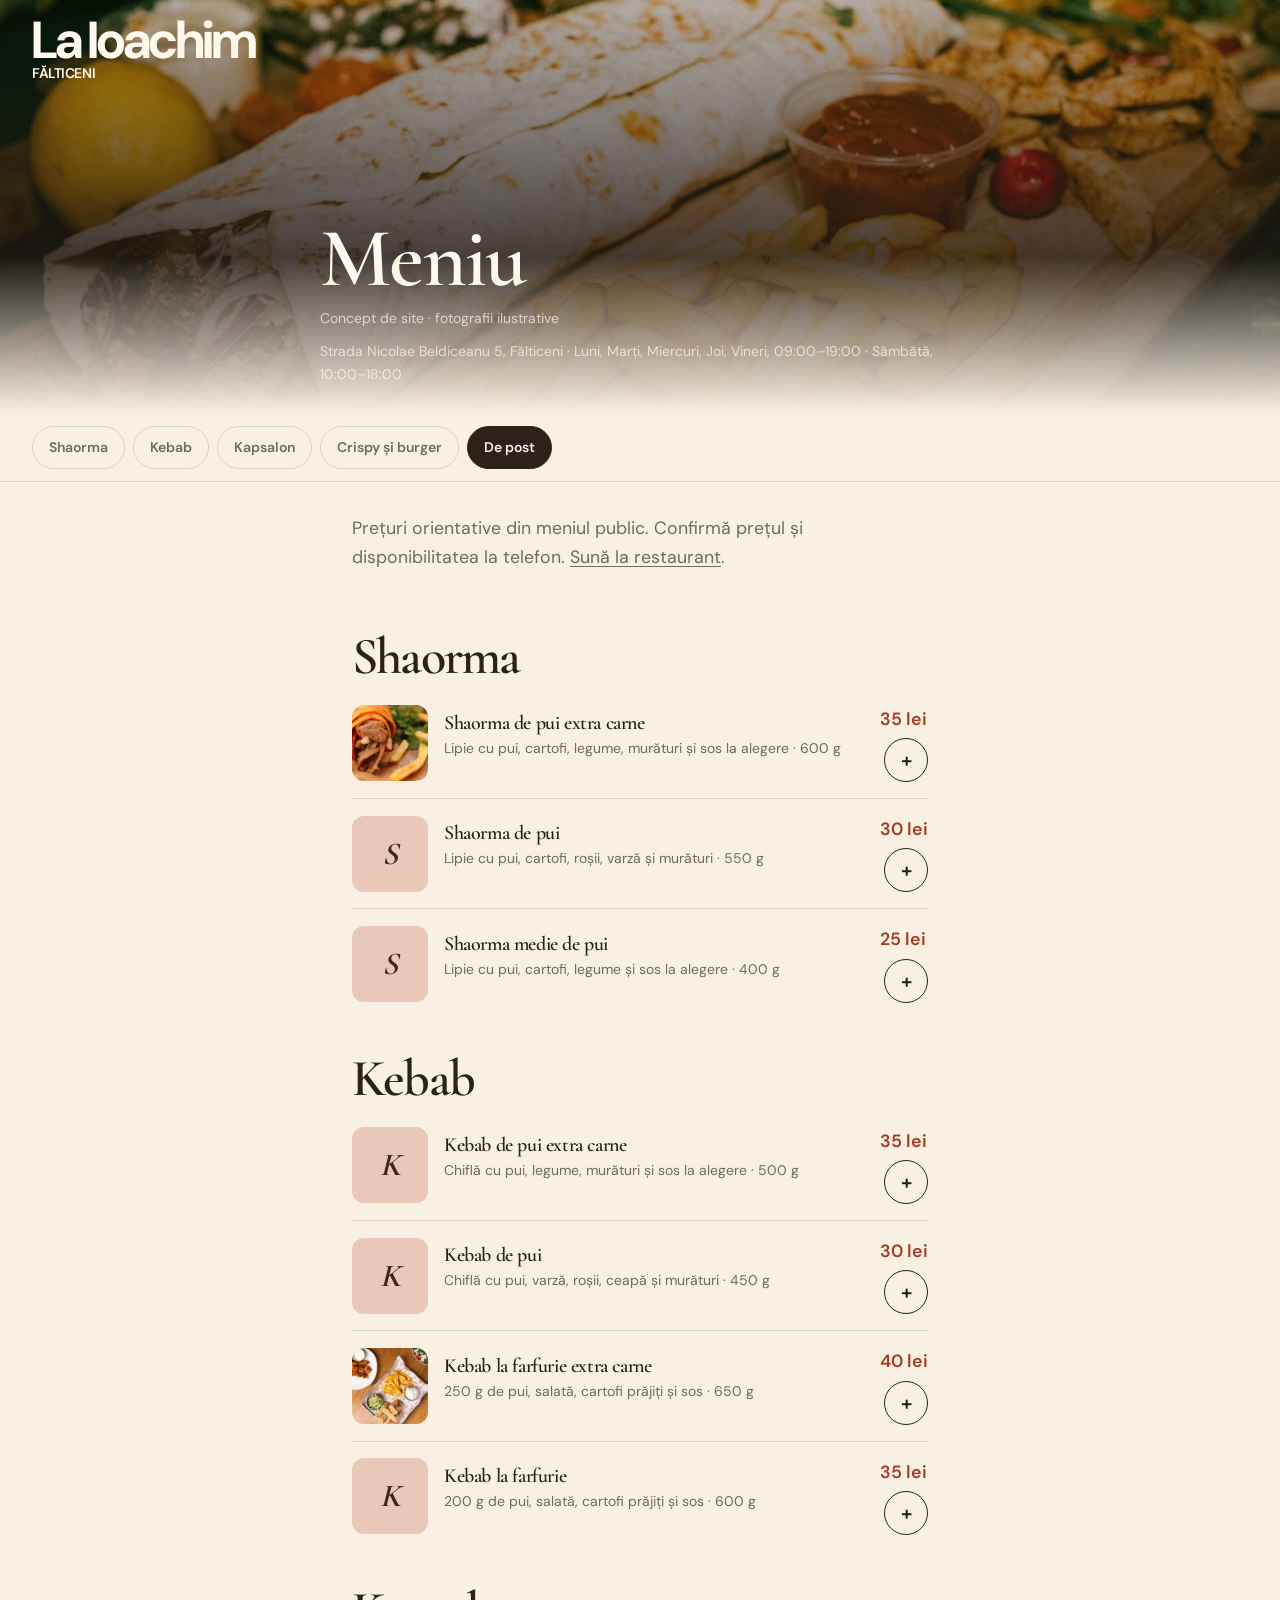
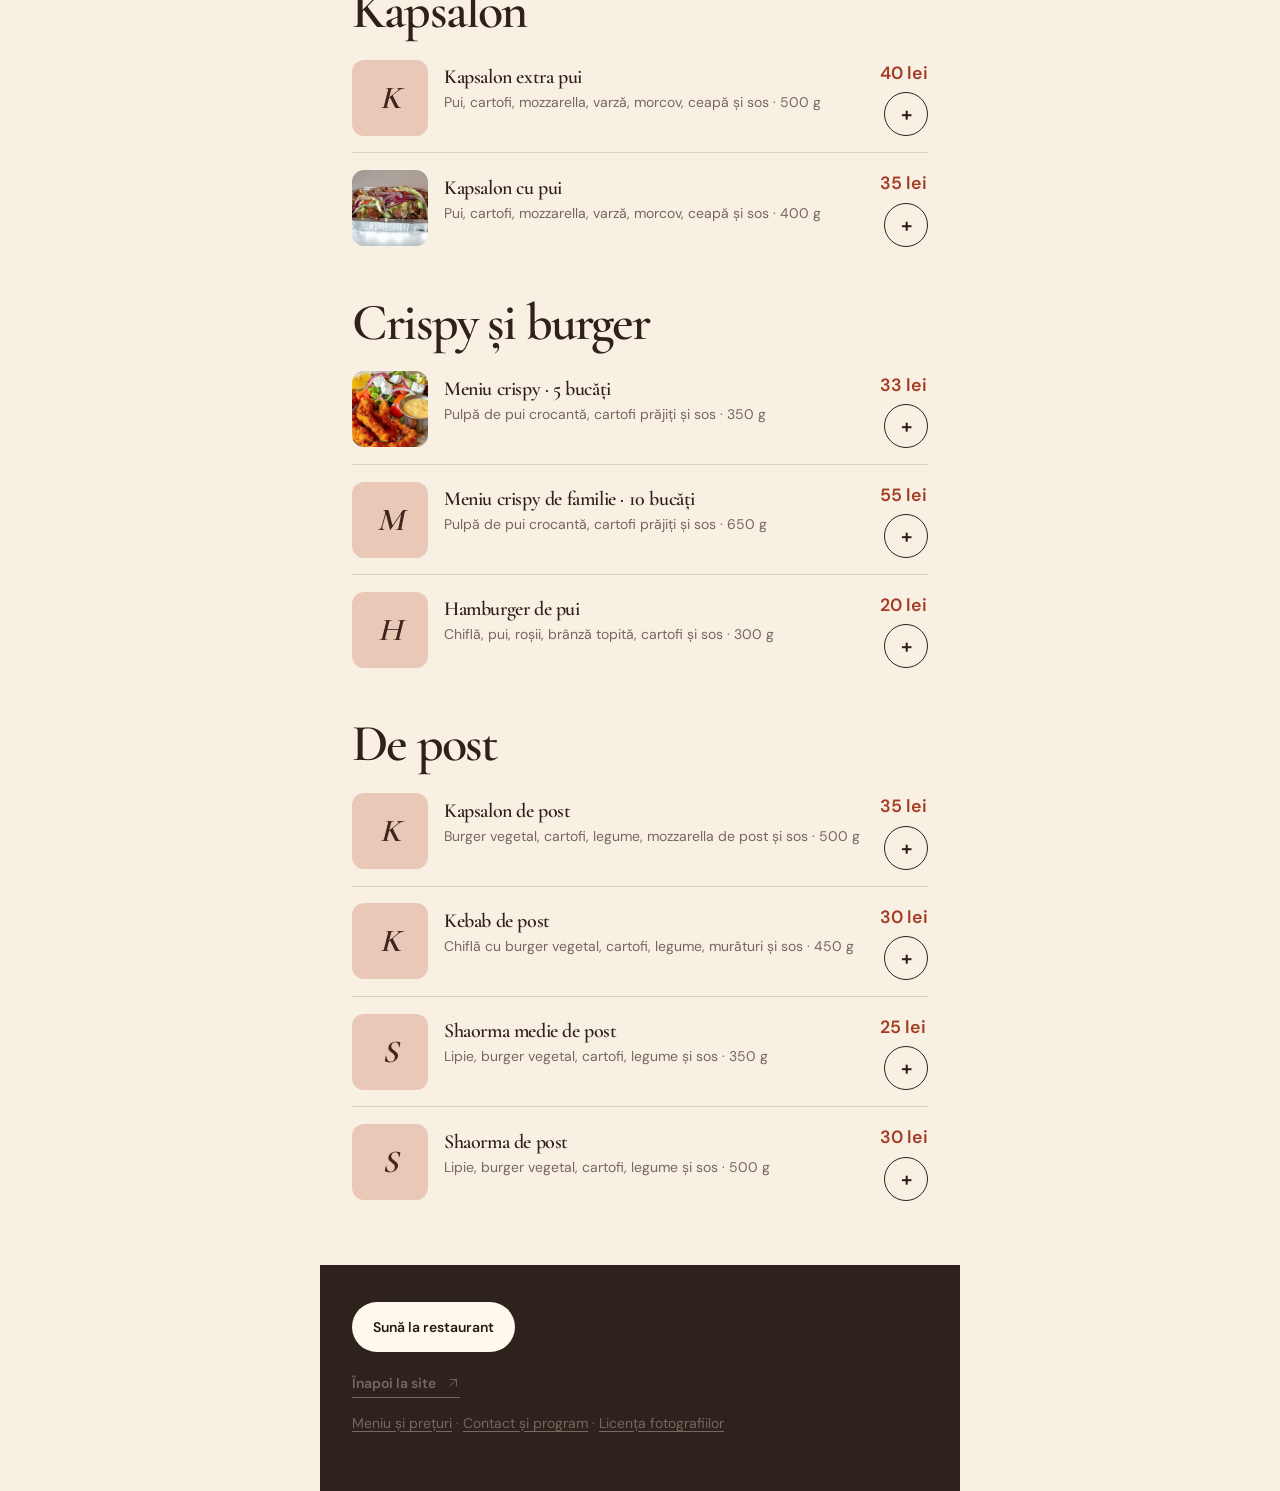
<file: meniu.html>
<!doctype html>
<html lang="ro">
<head>
  <meta charset="utf-8">
  <meta name="robots" content="noindex, nofollow">
  <meta name="viewport" content="width=device-width, initial-scale=1, viewport-fit=cover">
  <title>Meniu · La Ioachim</title>
  <meta name="description" content="Shaorma, kebab, kapsalon și crispy la La Ioachim, pe Strada Nicolae Beldiceanu din Fălticeni.">
  <meta name="theme-color" content="#f9f0e4">
  <meta name="color-scheme" content="only light">
  <meta name="darkreader-lock">
  <link rel="icon" href="assets/img/restaurant/favicon.png" type="image/png" sizes="64x64">
  <link rel="preload" href="assets/fonts/cormorant-ro.woff2" as="font" type="font/woff2" crossorigin>
  <link rel="stylesheet" href="assets/css/style.css?v=f88eb092">
  <link rel="stylesheet" href="assets/css/meniu.css?v=4e2ec226">
  <link rel="stylesheet" href="assets/css/comenzi.css?v=02a798f9">
  <link rel="stylesheet" href="assets/css/tema-site.css?v=96e32f0d">
</head>
<body class="qm">
  <header class="qm-head">
    <div class="qm-cover" aria-hidden="true"><picture><source type="image/avif" srcset="assets/img/restaurant/hero-480.avif 480w, assets/img/restaurant/hero-960.avif 960w, assets/img/restaurant/hero.avif 1800w" sizes="100vw"><img src="assets/img/restaurant/hero.webp" srcset="assets/img/restaurant/hero-480.webp 480w, assets/img/restaurant/hero-960.webp 960w, assets/img/restaurant/hero.webp 1800w" sizes="100vw" width="1800" height="1080" alt="Imagine ilustrativă. Lipie cu carne, cartofi prăjiți și sos" fetchpriority="high"></picture></div>
    <div class="qm-head-copy">
      <a class="wordmark" href="./"><span>La Ioachim</span><small>FĂLTICENI</small></a>
      <h1>Meniu</h1>
      <p class="preview-qr-mark">Concept de site · fotografii ilustrative</p>
      <p>Strada Nicolae Beldiceanu 5, Fălticeni · Luni, Marți, Miercuri, Joi, Vineri, 09:00–19:00 · Sâmbătă, 10:00–18:00</p>
    </div>
  </header>

  <nav class="qm-nav" aria-label="Categorii"><a class="qm-chip" href="#shaorma">Shaorma</a><a class="qm-chip" href="#kebab">Kebab</a><a class="qm-chip" href="#kapsalon">Kapsalon</a><a class="qm-chip" href="#crispy">Crispy și burger</a><a class="qm-chip" href="#de-post">De post</a></nav>

  <main class="qm-main"><p class="preview-menu-note">Prețuri orientative din meniul public. Confirmă prețul și disponibilitatea la telefon. <a href="tel:+40791201308">Sună la restaurant</a>.</p><section class="qm-section" id="shaorma"><h2>Shaorma</h2><ul class="qm-list"><li class="qm-item" data-pid="shaorma-de-pui-extra-carne"><div class="qm-thumb"><picture><source type="image/avif" srcset="assets/img/restaurant/wrap-480.avif 480w, assets/img/restaurant/wrap.avif 1024w" sizes="76px"><img src="assets/img/restaurant/wrap.webp" srcset="assets/img/restaurant/wrap-480.webp 480w, assets/img/restaurant/wrap.webp 1024w" sizes="76px" width="1024" height="760" alt="Imagine ilustrativă. Lipie umplută, cu cartofi prăjiți" loading="lazy" decoding="async"></picture></div><h3>Shaorma de pui extra carne</h3><span class="price">35 lei</span><p>Lipie cu pui, cartofi, legume, murături și sos la alegere · 600 g</p></li><li class="qm-item" data-pid="shaorma-de-pui"><div class="qm-thumb is-letter" aria-hidden="true">S</div><h3>Shaorma de pui</h3><span class="price">30 lei</span><p>Lipie cu pui, cartofi, roșii, varză și murături · 550 g</p></li><li class="qm-item" data-pid="shaorma-medie-de-pui"><div class="qm-thumb is-letter" aria-hidden="true">S</div><h3>Shaorma medie de pui</h3><span class="price">25 lei</span><p>Lipie cu pui, cartofi, legume și sos la alegere · 400 g</p></li></ul></section><section class="qm-section" id="kebab"><h2>Kebab</h2><ul class="qm-list"><li class="qm-item" data-pid="kebab-de-pui-extra-carne"><div class="qm-thumb is-letter" aria-hidden="true">K</div><h3>Kebab de pui extra carne</h3><span class="price">35 lei</span><p>Chiflă cu pui, legume, murături și sos la alegere · 500 g</p></li><li class="qm-item" data-pid="kebab-de-pui"><div class="qm-thumb is-letter" aria-hidden="true">K</div><h3>Kebab de pui</h3><span class="price">30 lei</span><p>Chiflă cu pui, varză, roșii, ceapă și murături · 450 g</p></li><li class="qm-item" data-pid="kebab-la-farfurie-extra-carne"><div class="qm-thumb"><picture><source type="image/avif" srcset="assets/img/restaurant/plate-480.avif 480w, assets/img/restaurant/plate.avif 1024w" sizes="76px"><img src="assets/img/restaurant/plate.webp" srcset="assets/img/restaurant/plate-480.webp 480w, assets/img/restaurant/plate.webp 1024w" sizes="76px" width="1024" height="760" alt="Imagine ilustrativă. Lipii, salată și cartofi pe o masă" loading="lazy" decoding="async"></picture></div><h3>Kebab la farfurie extra carne</h3><span class="price">40 lei</span><p>250 g de pui, salată, cartofi prăjiți și sos · 650 g</p></li><li class="qm-item" data-pid="kebab-la-farfurie"><div class="qm-thumb is-letter" aria-hidden="true">K</div><h3>Kebab la farfurie</h3><span class="price">35 lei</span><p>200 g de pui, salată, cartofi prăjiți și sos · 600 g</p></li></ul></section><section class="qm-section" id="kapsalon"><h2>Kapsalon</h2><ul class="qm-list"><li class="qm-item" data-pid="kapsalon-extra-pui"><div class="qm-thumb is-letter" aria-hidden="true">K</div><h3>Kapsalon extra pui</h3><span class="price">40 lei</span><p>Pui, cartofi, mozzarella, varză, morcov, ceapă și sos · 500 g</p></li><li class="qm-item" data-pid="kapsalon-cu-pui"><div class="qm-thumb"><picture><source type="image/avif" srcset="assets/img/restaurant/kapsalon-480.avif 480w, assets/img/restaurant/kapsalon.avif 720w" sizes="76px"><img src="assets/img/restaurant/kapsalon.webp" srcset="assets/img/restaurant/kapsalon-480.webp 480w, assets/img/restaurant/kapsalon.webp 720w" sizes="76px" width="720" height="720" alt="Imagine ilustrativă. Kapsalon cu cartofi, carne și salată într-o caserolă" loading="lazy" decoding="async"></picture></div><h3>Kapsalon cu pui</h3><span class="price">35 lei</span><p>Pui, cartofi, mozzarella, varză, morcov, ceapă și sos · 400 g</p></li></ul></section><section class="qm-section" id="crispy"><h2>Crispy și burger</h2><ul class="qm-list"><li class="qm-item" data-pid="meniu-crispy-5-bucati"><div class="qm-thumb"><picture><source type="image/avif" srcset="assets/img/restaurant/crispy-480.avif 480w, assets/img/restaurant/crispy.avif 1024w" sizes="76px"><img src="assets/img/restaurant/crispy.webp" srcset="assets/img/restaurant/crispy-480.webp 480w, assets/img/restaurant/crispy.webp 1024w" sizes="76px" width="1024" height="760" alt="Imagine ilustrativă. Pui crocant cu salată și sos" loading="lazy" decoding="async"></picture></div><h3>Meniu crispy · 5 bucăți</h3><span class="price">33 lei</span><p>Pulpă de pui crocantă, cartofi prăjiți și sos · 350 g</p></li><li class="qm-item" data-pid="meniu-crispy-de-familie-10-bucati"><div class="qm-thumb is-letter" aria-hidden="true">M</div><h3>Meniu crispy de familie · 10 bucăți</h3><span class="price">55 lei</span><p>Pulpă de pui crocantă, cartofi prăjiți și sos · 650 g</p></li><li class="qm-item" data-pid="hamburger-de-pui"><div class="qm-thumb is-letter" aria-hidden="true">H</div><h3>Hamburger de pui</h3><span class="price">20 lei</span><p>Chiflă, pui, roșii, brânză topită, cartofi și sos · 300 g</p></li></ul></section><section class="qm-section" id="de-post"><h2>De post</h2><ul class="qm-list"><li class="qm-item" data-pid="kapsalon-de-post"><div class="qm-thumb is-letter" aria-hidden="true">K</div><h3>Kapsalon de post</h3><span class="price">35 lei</span><p>Burger vegetal, cartofi, legume, mozzarella de post și sos · 500 g</p></li><li class="qm-item" data-pid="kebab-de-post"><div class="qm-thumb is-letter" aria-hidden="true">K</div><h3>Kebab de post</h3><span class="price">30 lei</span><p>Chiflă cu burger vegetal, cartofi, legume, murături și sos · 450 g</p></li><li class="qm-item" data-pid="shaorma-medie-de-post"><div class="qm-thumb is-letter" aria-hidden="true">S</div><h3>Shaorma medie de post</h3><span class="price">25 lei</span><p>Lipie, burger vegetal, cartofi, legume și sos · 350 g</p></li><li class="qm-item" data-pid="shaorma-de-post"><div class="qm-thumb is-letter" aria-hidden="true">S</div><h3>Shaorma de post</h3><span class="price">30 lei</span><p>Lipie, burger vegetal, cartofi, legume și sos · 500 g</p></li></ul></section></main>

  <footer class="qm-foot">
    <a class="button button-light" href="tel:+40791201308">Sună la restaurant</a>
    <a class="text-link" href="./">Înapoi la site <svg class="arrow-icon" viewBox="0 0 24 24" fill="none" stroke="currentColor" stroke-width="1.6" stroke-linecap="round" stroke-linejoin="round" aria-hidden="true"><path d="M6 18 18 6M7 6h11v11"/></svg></a>
    <p class="preview-source"><a href="https://www.shaormap.ro/falticeni/la-ioachim/meniu">Meniu și prețuri</a> · <a href="https://www.shaormap.ro/falticeni/la-ioachim">Contact și program</a> · <a href="https://www.pexels.com/license/">Licența fotografiilor</a></p>
  </footer>

  <script>
    // Categoria pe care o citești rămâne aprinsă sus.
    (() => {
      const chips = [...document.querySelectorAll(".qm-chip")];
      const bar = document.querySelector(".qm-nav");
      const mark = (id) => chips.forEach((chip) => {
        const on = chip.hash === "#" + id;
        chip.toggleAttribute("aria-current", on);
        if (on) bar.scrollTo({ left: chip.offsetLeft - 16, behavior: "smooth" });
      });
      const seen = new IntersectionObserver((entries) => {
        for (const entry of entries) if (entry.isIntersecting) mark(entry.target.id);
      }, { rootMargin: "-30% 0px -60% 0px" });
      document.querySelectorAll(".qm-section").forEach((section) => seen.observe(section));
    })();
  </script>
  <script id="comenzi-config" type="application/json">{"produse":{"shaorma-de-pui-extra-carne":{"nume":"Shaorma de pui extra carne","pret":35.0,"cat":"shaorma","descriere":"Lipie cu pui, cartofi, legume, murături și sos la alegere · 600 g","grupuri":[]},"shaorma-de-pui":{"nume":"Shaorma de pui","pret":30.0,"cat":"shaorma","descriere":"Lipie cu pui, cartofi, roșii, varză și murături · 550 g","grupuri":[]},"shaorma-medie-de-pui":{"nume":"Shaorma medie de pui","pret":25.0,"cat":"shaorma","descriere":"Lipie cu pui, cartofi, legume și sos la alegere · 400 g","grupuri":[]},"kebab-de-pui-extra-carne":{"nume":"Kebab de pui extra carne","pret":35.0,"cat":"kebab","descriere":"Chiflă cu pui, legume, murături și sos la alegere · 500 g","grupuri":[]},"kebab-de-pui":{"nume":"Kebab de pui","pret":30.0,"cat":"kebab","descriere":"Chiflă cu pui, varză, roșii, ceapă și murături · 450 g","grupuri":[]},"kebab-la-farfurie-extra-carne":{"nume":"Kebab la farfurie extra carne","pret":40.0,"cat":"kebab","descriere":"250 g de pui, salată, cartofi prăjiți și sos · 650 g","grupuri":[]},"kebab-la-farfurie":{"nume":"Kebab la farfurie","pret":35.0,"cat":"kebab","descriere":"200 g de pui, salată, cartofi prăjiți și sos · 600 g","grupuri":[]},"kapsalon-extra-pui":{"nume":"Kapsalon extra pui","pret":40.0,"cat":"kapsalon","descriere":"Pui, cartofi, mozzarella, varză, morcov, ceapă și sos · 500 g","grupuri":[]},"kapsalon-cu-pui":{"nume":"Kapsalon cu pui","pret":35.0,"cat":"kapsalon","descriere":"Pui, cartofi, mozzarella, varză, morcov, ceapă și sos · 400 g","grupuri":[]},"meniu-crispy-5-bucati":{"nume":"Meniu crispy · 5 bucăți","pret":33.0,"cat":"crispy","descriere":"Pulpă de pui crocantă, cartofi prăjiți și sos · 350 g","grupuri":[]},"meniu-crispy-de-familie-10-bucati":{"nume":"Meniu crispy de familie · 10 bucăți","pret":55.0,"cat":"crispy","descriere":"Pulpă de pui crocantă, cartofi prăjiți și sos · 650 g","grupuri":[]},"hamburger-de-pui":{"nume":"Hamburger de pui","pret":20.0,"cat":"crispy","descriere":"Chiflă, pui, roșii, brânză topită, cartofi și sos · 300 g","grupuri":[]},"kapsalon-de-post":{"nume":"Kapsalon de post","pret":35.0,"cat":"de-post","descriere":"Burger vegetal, cartofi, legume, mozzarella de post și sos · 500 g","grupuri":[]},"kebab-de-post":{"nume":"Kebab de post","pret":30.0,"cat":"de-post","descriere":"Chiflă cu burger vegetal, cartofi, legume, murături și sos · 450 g","grupuri":[]},"shaorma-medie-de-post":{"nume":"Shaorma medie de post","pret":25.0,"cat":"de-post","descriere":"Lipie, burger vegetal, cartofi, legume și sos · 350 g","grupuri":[]},"shaorma-de-post":{"nume":"Shaorma de post","pret":30.0,"cat":"de-post","descriere":"Lipie, burger vegetal, cartofi, legume și sos · 500 g","grupuri":[]}},"grupuri":{},"categorii":{},"ridicare":{},"livrare":{"activ":false},"exemple":false,"program":[{"zile":["Monday","Tuesday","Wednesday","Thursday","Friday"],"deschide":"09:00","inchide":"19:00"},{"zile":["Saturday"],"deschide":"10:00","inchide":"18:00"}],"telefon":"+40 791 201 308","tel":"tel:+40791201308","supabaseUrl":"","supabaseCheie":"","prezentare":true,"plata":""}</script><script defer src="assets/js/comenzi.js?v=f7cf1579"></script>
</body>
</html>
</file>
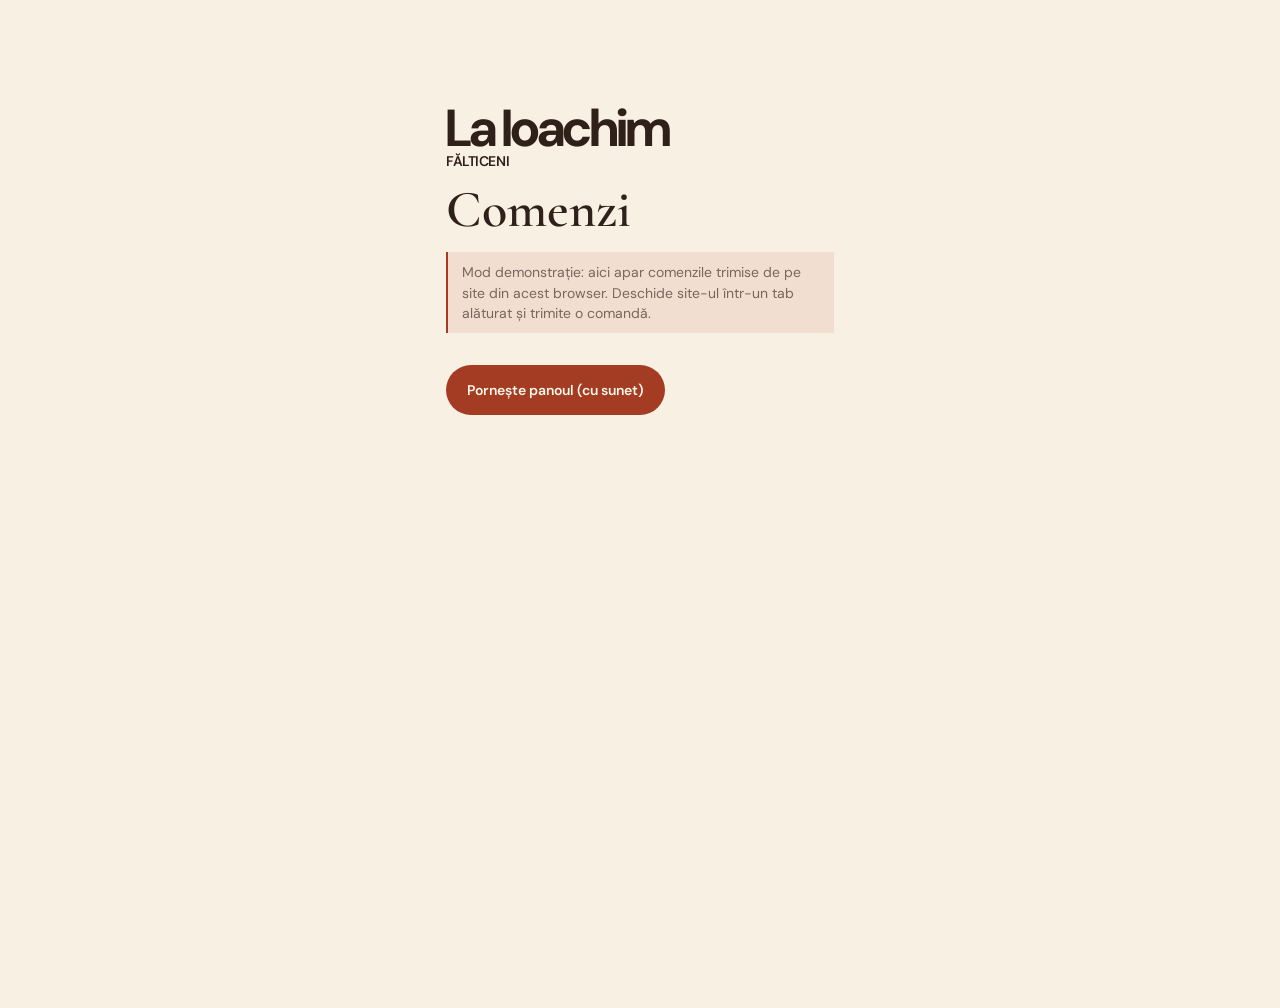
<file: panou.html>
<!doctype html>
<html lang="ro">
<head>
  <meta charset="utf-8">
  <meta name="viewport" content="width=device-width, initial-scale=1">
  <meta name="robots" content="noindex, nofollow">
  <title>Comenzi — La Ioachim</title>
  <meta name="theme-color" content="#f9f0e4">
  <meta name="color-scheme" content="only light">
  <meta name="darkreader-lock">
  <link rel="icon" href="assets/img/restaurant/favicon.png" type="image/png" sizes="64x64">
  <link rel="stylesheet" href="assets/css/style.css?v=f88eb092">
  <link rel="stylesheet" href="assets/css/comenzi.css?v=02a798f9">
  <link rel="stylesheet" href="assets/css/tema-site.css?v=96e32f0d">
  <style>
    body { min-height: 100vh; background: var(--paper); }
    .panou-wrap { padding: 20px clamp(16px, 3vw, 32px) 40px; }
    .panou-top { display: flex; flex-wrap: wrap; align-items: center; justify-content: space-between; gap: 12px; margin-bottom: 20px; }
    .panou-top h1 { font: 600 var(--fs-xl)/1 var(--serif); }
    #panou-stare { color: var(--muted); font-size: var(--fs-xs); }
    #panou-coloane { display: grid; gap: 16px; }
    @media (min-width: 900px) { #panou-coloane { grid-template-columns: repeat(3, 1fr); align-items: start; } }
    .col { display: grid; gap: 12px; }
    .col h2 { display: flex; justify-content: space-between; padding-bottom: 8px; border-bottom: 1px solid var(--line); font: 600 var(--fs-lg)/1 var(--serif); }
    .col h2 span { color: var(--accent-text); font-family: var(--sans); font-size: var(--fs-md); }
    .col-empty { color: var(--muted); font-size: var(--fs-xs); }
    .ticket { display: grid; gap: 8px; padding: 16px; border: 1px solid var(--line); border-radius: 12px; background: color-mix(in oklab, var(--ink) 4%, var(--paper)); font-size: var(--fs-sm); }
    .ticket.is-noua { border-color: var(--accent-text); box-shadow: 0 0 0 1px var(--accent-text); }
    .ticket header { display: flex; justify-content: space-between; gap: 8px; }
    .ticket header strong { font-size: var(--fs-md); }
    .ticket header span, .ticket-addr, .ticket-when { color: var(--muted); font-size: var(--fs-xs); }
    .ticket-when { color: var(--accent-text); font-weight: 600; }
    .ticket ul { display: grid; gap: 4px; padding: 0; list-style: none; }
    .ticket li small { display: block; padding-left: 24px; color: var(--muted); font-size: var(--fs-xs); }
    .ticket-obs { font-style: italic; }
    .ticket-total { font-weight: 700; }
    .ticket-total small { color: var(--muted); font-weight: 400; font-size: var(--fs-xs); }
    .ticket-actions { display: flex; flex-wrap: wrap; gap: 8px; }
    .ticket-actions .button { flex: 1 1 auto; justify-content: center; }
    #panou-istoric { margin-top: 32px; color: var(--muted); font-size: var(--fs-xs); }
    #panou-istoric h2 { margin-bottom: 8px; font-size: var(--fs-sm); color: var(--ink); }
    #panou-istoric ul { display: grid; gap: 4px; padding: 0; list-style: none; }
    #panou-login { display: grid; gap: 16px; width: min(420px, 100%); margin: 12vh auto 0; padding: 0 16px; }
    #panou-login h1 { font: 600 var(--fs-xl)/1 var(--serif); }
    #panou-login[hidden], #panou[hidden], #login-campuri[hidden], #login-demo[hidden] { display: none; }
    #login-campuri { display: grid; gap: 14px; }
    #login-eroare { color: #e0614a; font-size: var(--fs-xs); }
  </style>
</head>
<body>
  <form id="panou-login" novalidate>
    <a class="wordmark" href="./"><span>La Ioachim</span><small>FĂLTICENI</small></a>
    <h1>Comenzi</h1>
    <div id="login-campuri">
      <label class="field"><span>E-mail</span><input type="email" name="email" autocomplete="username" required></label>
      <label class="field"><span>Parolă</span><input type="password" name="parola" autocomplete="current-password" required></label>
    </div>
    <p id="login-demo" class="order-note">Mod demonstrație: aici apar comenzile trimise de pe <a href="./">site</a> din acest browser. Deschide site-ul într-un tab alăturat și trimite o comandă.</p>
    <p id="login-eroare" role="alert"></p>
    <button class="button button-dark">Pornește panoul (cu sunet)</button>
  </form>

  <div id="panou" class="panou-wrap" hidden>
    <div class="panou-top">
      <h1>Comenzi · La Ioachim</h1>
      <p id="panou-stare" aria-live="polite"></p>
      <button type="button" id="panou-iesire" class="button button-outline">Ieși</button>
    </div>
    <div id="panou-coloane"></div>
    <div id="panou-istoric"></div>
  </div>

  <script id="comenzi-config" type="application/json">{"produse":{"shaorma-de-pui-extra-carne":{"nume":"Shaorma de pui extra carne","pret":35.0,"cat":"shaorma","descriere":"Lipie cu pui, cartofi, legume, murături și sos la alegere · 600 g","grupuri":[]},"shaorma-de-pui":{"nume":"Shaorma de pui","pret":30.0,"cat":"shaorma","descriere":"Lipie cu pui, cartofi, roșii, varză și murături · 550 g","grupuri":[]},"shaorma-medie-de-pui":{"nume":"Shaorma medie de pui","pret":25.0,"cat":"shaorma","descriere":"Lipie cu pui, cartofi, legume și sos la alegere · 400 g","grupuri":[]},"kebab-de-pui-extra-carne":{"nume":"Kebab de pui extra carne","pret":35.0,"cat":"kebab","descriere":"Chiflă cu pui, legume, murături și sos la alegere · 500 g","grupuri":[]},"kebab-de-pui":{"nume":"Kebab de pui","pret":30.0,"cat":"kebab","descriere":"Chiflă cu pui, varză, roșii, ceapă și murături · 450 g","grupuri":[]},"kebab-la-farfurie-extra-carne":{"nume":"Kebab la farfurie extra carne","pret":40.0,"cat":"kebab","descriere":"250 g de pui, salată, cartofi prăjiți și sos · 650 g","grupuri":[]},"kebab-la-farfurie":{"nume":"Kebab la farfurie","pret":35.0,"cat":"kebab","descriere":"200 g de pui, salată, cartofi prăjiți și sos · 600 g","grupuri":[]},"kapsalon-extra-pui":{"nume":"Kapsalon extra pui","pret":40.0,"cat":"kapsalon","descriere":"Pui, cartofi, mozzarella, varză, morcov, ceapă și sos · 500 g","grupuri":[]},"kapsalon-cu-pui":{"nume":"Kapsalon cu pui","pret":35.0,"cat":"kapsalon","descriere":"Pui, cartofi, mozzarella, varză, morcov, ceapă și sos · 400 g","grupuri":[]},"meniu-crispy-5-bucati":{"nume":"Meniu crispy · 5 bucăți","pret":33.0,"cat":"crispy","descriere":"Pulpă de pui crocantă, cartofi prăjiți și sos · 350 g","grupuri":[]},"meniu-crispy-de-familie-10-bucati":{"nume":"Meniu crispy de familie · 10 bucăți","pret":55.0,"cat":"crispy","descriere":"Pulpă de pui crocantă, cartofi prăjiți și sos · 650 g","grupuri":[]},"hamburger-de-pui":{"nume":"Hamburger de pui","pret":20.0,"cat":"crispy","descriere":"Chiflă, pui, roșii, brânză topită, cartofi și sos · 300 g","grupuri":[]},"kapsalon-de-post":{"nume":"Kapsalon de post","pret":35.0,"cat":"de-post","descriere":"Burger vegetal, cartofi, legume, mozzarella de post și sos · 500 g","grupuri":[]},"kebab-de-post":{"nume":"Kebab de post","pret":30.0,"cat":"de-post","descriere":"Chiflă cu burger vegetal, cartofi, legume, murături și sos · 450 g","grupuri":[]},"shaorma-medie-de-post":{"nume":"Shaorma medie de post","pret":25.0,"cat":"de-post","descriere":"Lipie, burger vegetal, cartofi, legume și sos · 350 g","grupuri":[]},"shaorma-de-post":{"nume":"Shaorma de post","pret":30.0,"cat":"de-post","descriere":"Lipie, burger vegetal, cartofi, legume și sos · 500 g","grupuri":[]}},"grupuri":{},"categorii":{},"ridicare":{},"livrare":{"activ":false},"exemple":false,"program":[{"zile":["Monday","Tuesday","Wednesday","Thursday","Friday"],"deschide":"09:00","inchide":"19:00"},{"zile":["Saturday"],"deschide":"10:00","inchide":"18:00"}],"telefon":"+40 791 201 308","tel":"tel:+40791201308","supabaseUrl":"","supabaseCheie":"","prezentare":true,"plata":""}</script>
  <script src="assets/js/panou.js?v=b06ab767"></script>
</body>
</html>
</file>
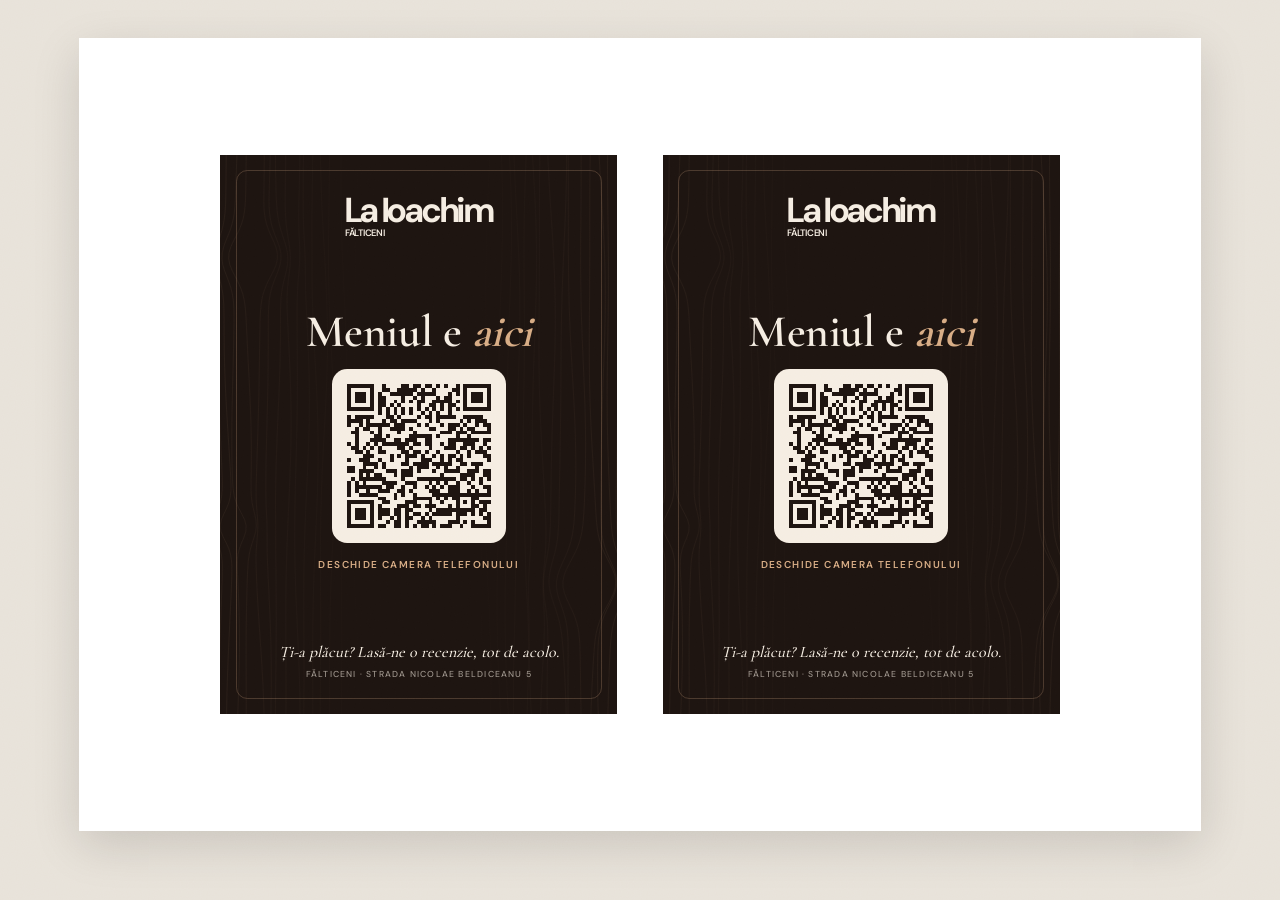
<file: print/card-masa.html>
<!doctype html>
<html lang="ro">
<head>
  <meta charset="utf-8">
  <title>Cartonaș de masă — La Ioachim</title>
  <meta name="robots" content="noindex">
  <link rel="stylesheet" href="../assets/css/style.css?v=f88eb092">
  <style>
    /* Două cartonașe A6 (105 × 148 mm) pe o foaie A4 culcată, cu semne de tăiere. */
    @page { size: A4 landscape; margin: 0; }
    html, body { margin: 0; background: #e9e4dc; }
    body { -webkit-print-color-adjust: exact; print-color-adjust: exact; }
    .sheet { width: 297mm; height: 210mm; display: flex; align-items: center; justify-content: center; gap: 12mm; background: #fff; margin: 0 auto; }
    .card { position: relative; width: 105mm; height: 148mm; overflow: hidden; display: grid; grid-template-rows: auto 1fr auto; padding: 11mm 10mm 9mm; box-sizing: border-box; color: #f5eee4; text-align: center;
      background:
        url("../assets/img/nervuri-stanga.svg") left -8mm top -20mm / 46mm auto repeat-y,
        url("../assets/img/nervuri-dreapta.svg") right -8mm top 30mm / 46mm auto repeat-y,
        #1f1612; }
    .card::after { content: ""; position: absolute; inset: 4mm; border: .25mm solid #d9b08a40; border-radius: 3mm; pointer-events: none; }
    .card .wordmark { justify-self: center; color: #f5eee4; }
    .card .wordmark span { font-size: 26pt; }
    .card .wordmark small { font-size: 7pt; }
    .card-mid { display: grid; align-content: center; justify-items: center; gap: 4mm; }
    .card h1 { margin: 0; font: 600 34pt/1 var(--serif); letter-spacing: -.01em; }
    .card h1 em { font-style: italic; color: #d9b08a; }
    .qr { width: 46mm; height: 46mm; padding: 4mm; background: #f5eee4; border-radius: 4mm; }
    .qr svg { display: block; width: 100%; height: 100%; }
    .hint { margin: 0; font: 600 7.5pt/1.4 var(--sans); letter-spacing: .14em; text-transform: uppercase; color: #d9b08a; }
    .card-foot { display: grid; gap: 1.5mm; }
    .card-foot p { margin: 0; font: italic 500 12pt/1.25 var(--serif); }
    .card-foot small { font: 500 6.5pt/1.4 var(--sans); letter-spacing: .14em; text-transform: uppercase; color: #f5eee499; }
    @media screen { body { padding: 10mm 0; } .sheet { box-shadow: 0 4mm 12mm #0002; } }
  </style>
</head>
<body>
  <div class="sheet">
    <div class="card">
      <span class="wordmark"><span>La Ioachim</span><small>FĂLTICENI</small></span>
      <div class="card-mid">
        <h1>Meniul e <em>aici</em></h1>
        <div class="qr" role="img" aria-label="Cod QR spre meniu"><svg xmlns="http://www.w3.org/2000/svg" viewBox="0 0 37 37" shape-rendering="crispEdges" class="segno"><path class="qrline" stroke="#1f1612" d="M0 0.5h7m2 0h1m4 0h2m1 0h2m1 0h2m1 0h1m1 0h1m2 0h1m1 0h7m-37 1h1m5 0h1m2 0h2m2 0h5m1 0h1m2 0h1m4 0h2m1 0h1m5 0h1m-37 1h1m1 0h3m1 0h1m1 0h1m2 0h6m1 0h5m3 0h1m1 0h1m1 0h1m1 0h3m1 0h1m-37 1h1m1 0h3m1 0h1m1 0h2m4 0h1m2 0h1m1 0h1m3 0h1m1 0h2m3 0h1m1 0h3m1 0h1m-37 1h1m1 0h3m1 0h1m1 0h2m2 0h1m1 0h1m1 0h1m1 0h2m2 0h5m1 0h1m1 0h1m1 0h3m1 0h1m-37 1h1m5 0h1m1 0h2m1 0h1m1 0h1m4 0h1m2 0h2m1 0h1m1 0h2m2 0h1m5 0h1m-37 1h7m1 0h1m1 0h1m1 0h1m1 0h1m1 0h1m1 0h1m1 0h1m1 0h1m1 0h1m1 0h1m1 0h1m1 0h7m-29 1h1m1 0h1m1 0h1m1 0h1m1 0h1m2 0h1m1 0h1m1 0h1m2 0h1m-27 1h1m1 0h5m3 0h2m1 0h1m4 0h1m1 0h2m1 0h5m2 0h5m-35 1h4m1 0h1m3 0h1m1 0h2m1 0h4m3 0h1m1 0h1m5 0h1m1 0h1m1 0h3m-36 1h1m2 0h1m1 0h6m1 0h3m3 0h1m1 0h1m3 0h1m1 0h3m1 0h1m2 0h1m1 0h2m-35 1h1m1 0h2m2 0h1m2 0h4m1 0h1m4 0h2m3 0h2m1 0h1m1 0h2m3 0h1m-36 1h2m3 0h1m1 0h1m4 0h1m3 0h1m6 0h3m1 0h3m1 0h5m-35 1h1m4 0h2m1 0h1m5 0h6m1 0h1m4 0h1m2 0h1m-30 1h1m3 0h4m2 0h2m1 0h3m2 0h2m4 0h8m1 0h2m-37 1h1m1 0h1m2 0h1m1 0h1m1 0h7m1 0h2m1 0h2m2 0h1m1 0h2m2 0h3m2 0h1m-35 1h2m1 0h1m1 0h1m1 0h1m4 0h2m1 0h1m4 0h1m3 0h3m1 0h2m1 0h1m1 0h1m1 0h1m-35 1h2m1 0h1m2 0h2m4 0h2m1 0h2m1 0h1m2 0h1m4 0h1m2 0h1m1 0h3m-32 1h3m4 0h1m1 0h1m1 0h3m1 0h1m2 0h1m1 0h1m1 0h2m1 0h1m1 0h1m3 0h2m-37 1h1m2 0h3m2 0h1m2 0h1m3 0h1m3 0h3m2 0h1m1 0h1m1 0h2m6 0h1m-33 1h4m1 0h1m4 0h2m1 0h4m1 0h5m2 0h2m1 0h3m-35 1h2m2 0h1m2 0h1m1 0h1m6 0h1m1 0h3m2 0h1m1 0h1m2 0h1m4 0h1m-34 1h2m1 0h4m3 0h3m1 0h3m1 0h1m3 0h1m2 0h4m2 0h3m1 0h2m-34 1h1m1 0h1m1 0h2m3 0h1m1 0h3m7 0h1m4 0h4m2 0h2m-36 1h1m1 0h7m4 0h1m3 0h10m1 0h2m1 0h1m1 0h1m1 0h1m-37 1h1m1 0h1m1 0h1m4 0h4m2 0h3m3 0h1m1 0h1m1 0h1m2 0h1m2 0h1m2 0h1m-35 1h1m1 0h7m1 0h2m2 0h1m2 0h1m2 0h1m1 0h1m1 0h1m1 0h3m3 0h1m2 0h2m-37 1h1m1 0h1m2 0h1m2 0h3m2 0h2m1 0h1m4 0h3m2 0h3m2 0h1m1 0h1m2 0h1m-37 1h1m2 0h5m4 0h1m1 0h1m2 0h1m4 0h15m-29 1h2m2 0h1m4 0h5m1 0h1m1 0h1m1 0h2m3 0h2m-34 1h7m2 0h2m4 0h3m3 0h1m2 0h1m3 0h1m1 0h1m1 0h1m1 0h3m-37 1h1m5 0h1m1 0h1m4 0h3m1 0h2m1 0h3m3 0h1m1 0h1m3 0h2m1 0h1m-36 1h1m1 0h3m1 0h1m1 0h3m1 0h2m1 0h2m4 0h1m1 0h10m1 0h2m-36 1h1m1 0h3m1 0h1m1 0h3m1 0h2m1 0h1m1 0h2m1 0h1m1 0h5m1 0h3m1 0h1m1 0h1m1 0h1m-37 1h1m1 0h3m1 0h1m1 0h1m2 0h1m1 0h1m1 0h2m2 0h1m1 0h1m6 0h1m6 0h2m-37 1h1m5 0h1m3 0h1m1 0h2m1 0h1m2 0h5m3 0h3m1 0h1m1 0h1m3 0h1m-37 1h7m1 0h2m2 0h2m1 0h1m1 0h1m1 0h2m1 0h1m1 0h3m2 0h1m2 0h5"/></svg></div>
        <p class="hint">Deschide camera telefonului</p>
      </div>
      <div class="card-foot">
        <p>Ți-a plăcut? Lasă-ne o recenzie, tot de acolo.</p>
        <small>Fălticeni · Strada Nicolae Beldiceanu 5</small>
      </div>
    </div>
    <div class="card">
      <span class="wordmark"><span>La Ioachim</span><small>FĂLTICENI</small></span>
      <div class="card-mid">
        <h1>Meniul e <em>aici</em></h1>
        <div class="qr" role="img" aria-label="Cod QR spre meniu"><svg xmlns="http://www.w3.org/2000/svg" viewBox="0 0 37 37" shape-rendering="crispEdges" class="segno"><path class="qrline" stroke="#1f1612" d="M0 0.5h7m2 0h1m4 0h2m1 0h2m1 0h2m1 0h1m1 0h1m2 0h1m1 0h7m-37 1h1m5 0h1m2 0h2m2 0h5m1 0h1m2 0h1m4 0h2m1 0h1m5 0h1m-37 1h1m1 0h3m1 0h1m1 0h1m2 0h6m1 0h5m3 0h1m1 0h1m1 0h1m1 0h3m1 0h1m-37 1h1m1 0h3m1 0h1m1 0h2m4 0h1m2 0h1m1 0h1m3 0h1m1 0h2m3 0h1m1 0h3m1 0h1m-37 1h1m1 0h3m1 0h1m1 0h2m2 0h1m1 0h1m1 0h1m1 0h2m2 0h5m1 0h1m1 0h1m1 0h3m1 0h1m-37 1h1m5 0h1m1 0h2m1 0h1m1 0h1m4 0h1m2 0h2m1 0h1m1 0h2m2 0h1m5 0h1m-37 1h7m1 0h1m1 0h1m1 0h1m1 0h1m1 0h1m1 0h1m1 0h1m1 0h1m1 0h1m1 0h1m1 0h1m1 0h7m-29 1h1m1 0h1m1 0h1m1 0h1m1 0h1m2 0h1m1 0h1m1 0h1m2 0h1m-27 1h1m1 0h5m3 0h2m1 0h1m4 0h1m1 0h2m1 0h5m2 0h5m-35 1h4m1 0h1m3 0h1m1 0h2m1 0h4m3 0h1m1 0h1m5 0h1m1 0h1m1 0h3m-36 1h1m2 0h1m1 0h6m1 0h3m3 0h1m1 0h1m3 0h1m1 0h3m1 0h1m2 0h1m1 0h2m-35 1h1m1 0h2m2 0h1m2 0h4m1 0h1m4 0h2m3 0h2m1 0h1m1 0h2m3 0h1m-36 1h2m3 0h1m1 0h1m4 0h1m3 0h1m6 0h3m1 0h3m1 0h5m-35 1h1m4 0h2m1 0h1m5 0h6m1 0h1m4 0h1m2 0h1m-30 1h1m3 0h4m2 0h2m1 0h3m2 0h2m4 0h8m1 0h2m-37 1h1m1 0h1m2 0h1m1 0h1m1 0h7m1 0h2m1 0h2m2 0h1m1 0h2m2 0h3m2 0h1m-35 1h2m1 0h1m1 0h1m1 0h1m4 0h2m1 0h1m4 0h1m3 0h3m1 0h2m1 0h1m1 0h1m1 0h1m-35 1h2m1 0h1m2 0h2m4 0h2m1 0h2m1 0h1m2 0h1m4 0h1m2 0h1m1 0h3m-32 1h3m4 0h1m1 0h1m1 0h3m1 0h1m2 0h1m1 0h1m1 0h2m1 0h1m1 0h1m3 0h2m-37 1h1m2 0h3m2 0h1m2 0h1m3 0h1m3 0h3m2 0h1m1 0h1m1 0h2m6 0h1m-33 1h4m1 0h1m4 0h2m1 0h4m1 0h5m2 0h2m1 0h3m-35 1h2m2 0h1m2 0h1m1 0h1m6 0h1m1 0h3m2 0h1m1 0h1m2 0h1m4 0h1m-34 1h2m1 0h4m3 0h3m1 0h3m1 0h1m3 0h1m2 0h4m2 0h3m1 0h2m-34 1h1m1 0h1m1 0h2m3 0h1m1 0h3m7 0h1m4 0h4m2 0h2m-36 1h1m1 0h7m4 0h1m3 0h10m1 0h2m1 0h1m1 0h1m1 0h1m-37 1h1m1 0h1m1 0h1m4 0h4m2 0h3m3 0h1m1 0h1m1 0h1m2 0h1m2 0h1m2 0h1m-35 1h1m1 0h7m1 0h2m2 0h1m2 0h1m2 0h1m1 0h1m1 0h1m1 0h3m3 0h1m2 0h2m-37 1h1m1 0h1m2 0h1m2 0h3m2 0h2m1 0h1m4 0h3m2 0h3m2 0h1m1 0h1m2 0h1m-37 1h1m2 0h5m4 0h1m1 0h1m2 0h1m4 0h15m-29 1h2m2 0h1m4 0h5m1 0h1m1 0h1m1 0h2m3 0h2m-34 1h7m2 0h2m4 0h3m3 0h1m2 0h1m3 0h1m1 0h1m1 0h1m1 0h3m-37 1h1m5 0h1m1 0h1m4 0h3m1 0h2m1 0h3m3 0h1m1 0h1m3 0h2m1 0h1m-36 1h1m1 0h3m1 0h1m1 0h3m1 0h2m1 0h2m4 0h1m1 0h10m1 0h2m-36 1h1m1 0h3m1 0h1m1 0h3m1 0h2m1 0h1m1 0h2m1 0h1m1 0h5m1 0h3m1 0h1m1 0h1m1 0h1m-37 1h1m1 0h3m1 0h1m1 0h1m2 0h1m1 0h1m1 0h2m2 0h1m1 0h1m6 0h1m6 0h2m-37 1h1m5 0h1m3 0h1m1 0h2m1 0h1m2 0h5m3 0h3m1 0h1m1 0h1m3 0h1m-37 1h7m1 0h2m2 0h2m1 0h1m1 0h1m1 0h2m1 0h1m1 0h3m2 0h1m2 0h5"/></svg></div>
        <p class="hint">Deschide camera telefonului</p>
      </div>
      <div class="card-foot">
        <p>Ți-a plăcut? Lasă-ne o recenzie, tot de acolo.</p>
        <small>Fălticeni · Strada Nicolae Beldiceanu 5</small>
      </div>
    </div>
  </div>
</body>
</html>
</file>
<file: assets/css/style.css>
@font-face {
  font-family: "Cormorant Garamond";
  src: url("../fonts/cormorant-ro.woff2") format("woff2");
  font-style: normal;
  font-weight: 500 700;
  font-display: swap;
}
@font-face {
  font-family: "Caveat";
  src: url("../fonts/caveat-latin-ext.woff2") format("woff2");
  font-weight: 500 700;
  font-display: swap;
  unicode-range: U+0100-02BA, U+02BD-02C5, U+02C7-02CC, U+02CE-02D7, U+02DD-02FF, U+0304, U+0308, U+0329, U+1D00-1DBF, U+1E00-1E9F, U+1EF2-1EFF, U+2020, U+20A0-20AB, U+20AD-20C4, U+2113, U+2C60-2C7F, U+A720-A7FF;
}
@font-face {
  font-family: "Caveat";
  src: url("../fonts/caveat-latin.woff2") format("woff2");
  font-weight: 500 700;
  font-display: swap;
  unicode-range: U+0000-00FF, U+0131, U+0152-0153, U+02BB-02BC, U+02C6, U+02DA, U+02DC, U+0304, U+0308, U+0329, U+2000-206F, U+20AC, U+2122, U+2191, U+2193, U+2212, U+2215, U+FEFF, U+FFFD;
}
@font-face {
  font-family: "DM Sans";
  src: url("../fonts/dm-sans-ro.woff2") format("woff2");
  font-style: normal;
  font-weight: 400 700;
  font-display: swap;
}

/* Un singur maro pentru tot site-ul, crem pentru text și un accent de lemn.
   --paper = fundalul, --ink = textul. Tema e închisă de la bază, așa că browserele nu o mai întunecă forțat. */
:root {
  /* Scala de text: 7 trepte, nimic sub 14px. */
  --fs-xs: .875rem;                                  /* 14px: etichete, note */
  --fs-sm: clamp(1rem, .95rem + .2vw, 1.125rem);     /* 16-18px: text */
  --fs-md: 1.25rem;                                  /* 20px: introduceri, prețuri mici */
  --fs-lg: clamp(1.5rem, 1.2rem + 1vw, 2rem);        /* 24-32px: titluri de card */
  --fs-xl: clamp(2.25rem, 1.6rem + 2.4vw, 3.25rem);  /* 36-52px: titluri de secțiune */
  --fs-2xl: clamp(2.75rem, 1.4rem + 4.8vw, 5.75rem); /* 44-92px: titlul mare */
  --fs-3xl: clamp(4.5rem, 2rem + 8vw, 9rem);         /* decor */
  color-scheme: dark;
  --paper: #1f1612;
  --ink: #f5eee4;
  --accent: #c08a5e;
  --accent-text: #d9b08a;
  --oak: #d9b08a;
  --muted: color-mix(in oklab, var(--ink) 62%, var(--paper));
  --line: color-mix(in oklab, var(--ink) 14%, transparent);
  --cream: #f5eee4;
  --espresso: #1f1612;
  --serif: "Cormorant Garamond", Georgia, serif;
  --sans: "DM Sans", Arial, sans-serif;
  --edge: clamp(20px, 5vw, 88px);
  --section: clamp(72px, 8vw, 128px);
  --header-height: 65px;
  --radius: 2px;
  --ease-out: cubic-bezier(.23, 1, .32, 1);
}

*, *::before, *::after { box-sizing: border-box; }
html { scroll-behavior: smooth; }
body { margin: 0; background: var(--paper); color: var(--ink); font: 400 var(--fs-sm)/1.65 var(--sans); -webkit-font-smoothing: antialiased; }
body:has(> dialog[open]) { overflow: hidden; }
[hidden] { display: none !important; }
h1, h2, h3, h4, p, figure, blockquote { margin: 0; }
h1, h2, h3 { font-family: var(--serif); font-weight: 600; text-wrap: balance; }
h2 { font-size: var(--fs-xl); line-height: .95; letter-spacing: -.035em; }
h3 { font-size: var(--fs-lg); line-height: 1.05; letter-spacing: -.02em; }
p { text-wrap: pretty; }
a { color: inherit; text-decoration: none; }
button { font: inherit; color: inherit; cursor: pointer; }
address { font-style: normal; }
img { display: block; max-width: 100%; }
ul { margin: 0; padding: 0; list-style: none; }
main [id], footer[id] { scroll-margin-top: calc(var(--header-height) + 20px); }
:focus-visible { outline: 2px solid currentColor; outline-offset: 4px; }
::selection { background: var(--accent); color: var(--paper); }
.arrow-icon { display: inline-block; width: 1em; height: 1em; flex: none; vertical-align: -.13em; }
.nowrap { white-space: nowrap; }

.shell { width: min(100% - var(--edge) * 2, 1360px); margin-inline: auto; }
.section { padding-block: var(--section); }
.eyebrow { display: flex; align-items: baseline; gap: 14px; margin-bottom: clamp(18px, 2.4vw, 30px); color: var(--muted); font: 600 var(--fs-xs)/1.3 var(--sans); letter-spacing: .16em; text-transform: uppercase; }
.eyebrow span { color: var(--accent-text); font-variant-numeric: tabular-nums; }
.section-intro { display: grid; gap: 22px; margin-bottom: clamp(44px, 6vw, 96px); }
.section-intro .eyebrow { margin-bottom: 0; }
.section-intro > p:not(.eyebrow) { max-width: 44ch; color: var(--muted); }
.skip-link { position: fixed; z-index: 10; top: 12px; left: 12px; padding: 10px 16px; background: var(--paper); transform: translateY(-160%); }
.skip-link:focus { transform: translateY(0); }
.text-link { display: inline-flex; align-items: center; gap: 10px; width: fit-content; padding-bottom: 3px; font-size: var(--fs-xs); font-weight: 600; background: linear-gradient(currentColor, currentColor) 0 100% / 100% 1px no-repeat; transition: background-size .35s var(--ease-out); }
@media (hover: hover) { .text-link:hover { background-size: 30% 1px; } }

/* Antet */
.wordmark { display: inline-grid; width: max-content; justify-items: start; line-height: .84; }
.wordmark > span { font: 700 var(--fs-xl)/.78 var(--sans); letter-spacing: -.095em; margin-left: -.04em; }
.wordmark small { font: 600 var(--fs-xs)/1.05 var(--sans); letter-spacing: -.03em; margin-top: 5px; }
.site-header { position: fixed; inset: 0 0 auto; z-index: 60; color: var(--paper); background: transparent; transition: background-color .3s var(--ease-out), color .3s var(--ease-out), box-shadow .3s var(--ease-out); }
.site-header.is-scrolled { color: var(--ink); background: color-mix(in oklab, var(--paper) 92%, transparent); -webkit-backdrop-filter: blur(12px); backdrop-filter: blur(12px); box-shadow: 0 1px var(--line); }
.header-inner { width: min(100% - var(--edge) * 2, 1360px); margin-inline: auto; min-height: var(--header-height); display: flex; align-items: center; justify-content: space-between; gap: 16px; }
.desktop-nav { display: flex; flex-wrap: wrap; justify-content: end; gap: 4px 12px; font-size: var(--fs-xs); }
.header-directions { display: none; }
.nav-toggle { display: flex; align-items: center; gap: 12px; background: transparent; border: 0; padding: 9px 0 9px 12px; font-size: var(--fs-xs); }
.nav-toggle:not([hidden]) + .desktop-nav { display: none; }
.nav-toggle span { width: 20px; height: 9px; border-block: 1px solid currentColor; }
.mobile-nav { width: 100%; max-width: none; height: 100%; max-height: none; margin: 0; padding: 21px var(--edge) 42px; color: var(--ink); background: var(--paper); border: 0; overflow: auto; }
.mobile-nav-head { display: flex; align-items: center; justify-content: space-between; }
.mobile-nav nav { display: grid; margin-block: 38px 28px; }
.mobile-nav nav a { padding: 10px 0 12px; border-top: 1px solid var(--line); font: 600 var(--fs-xl)/1 var(--serif); }
.mobile-nav nav a:last-child { border-bottom: 1px solid var(--line); }
.close-button { display: grid; place-items: center; width: 44px; height: 44px; padding: 0; border: 1px solid currentColor; border-radius: 50%; background: transparent; font-size: var(--fs-lg); line-height: 1; }

/* Butoane */
.button {
  display: inline-flex; align-items: center; justify-content: space-between; gap: 18px; width: max-content;
  min-height: 50px; padding: 11px 20px; border: 1px solid transparent; border-radius: 999px;
  font-size: var(--fs-xs); font-weight: 600; line-height: 1.3;
  transition: color .2s var(--ease-out), background-color .2s var(--ease-out), border-color .2s var(--ease-out), transform .16s var(--ease-out);
}
.button:active { transform: scale(.97); }
.button-dark { color: var(--paper); background: var(--ink); }
.button-outline { color: var(--ink); border-color: currentColor; }
.button-light { color: var(--ink); background: var(--paper); }
.button-ghost { color: var(--paper); border-color: color-mix(in oklab, var(--paper) 60%, transparent); }
@media (hover: hover) and (pointer: fine) {
  .button-dark:hover { background: var(--accent-text); }
  .button-outline:hover { color: var(--paper); background: var(--ink); border-color: var(--ink); }
  .button-light:hover { background: #fff; }
  .button-ghost:hover { color: var(--ink); background: var(--paper); border-color: var(--paper); }
}

/* Imagini cu adâncime: fotografia e puțin mai mare decât rama și se mișcă în ea la derulare. */
.image-frame { position: relative; display: block; overflow: hidden; border-radius: var(--radius); background: color-mix(in oklab, var(--ink) 8%, var(--paper)); }
.image-frame picture { display: block; width: 100%; height: 100%; }
.image-frame img { width: 100%; height: 100%; object-fit: cover; transition: scale .6s var(--ease-out); }
@media (hover: hover) and (pointer: fine) { a.image-frame:hover img, .story-images .image-frame:hover img, .wood-figure .image-frame:hover img { scale: 1.03; } }
.has-depth .depth:hover img { scale: 1.13; }
.has-depth .depth img { scale: 1.1; will-change: transform; }
.hero { position: relative; color: var(--cream); background: var(--espresso); }
.hero-main {
  position: relative; isolation: isolate; overflow: hidden;
  display: grid; align-content: end; justify-items: start;
  min-height: 100svh; padding: calc(var(--header-height) + 32px) var(--edge) 88px;
}
.hero-media { position: absolute; inset: 0; z-index: -1; overflow: hidden; background: var(--espresso); }
.hero-media::after {
  content: ""; position: absolute; inset: 0;
  background:
    linear-gradient(180deg, #20161199 0%, #20161100 30%),
    radial-gradient(70% 60% at 0% 100%, #201611cc, #20161100 75%),
    linear-gradient(0deg, #201611f0 0%, #201611b3 36%, #20161100 72%),
    linear-gradient(#1f161240, #1f161240);
}
.hero-photo { display: block; height: 100%; }
.hero-photo img { width: 100%; height: 100%; object-fit: cover; object-position: 50% 45%; }
.hero-copy { max-width: min(100%, 1040px); }
.hero h1 { font-size: var(--fs-3xl); line-height: .88; letter-spacing: -.045em; text-wrap: balance; }
.hero h1 .word { display: inline-block; white-space: nowrap; overflow: clip; vertical-align: top; padding: .16em .04em .08em; margin: -.16em -.04em -.08em; }
.hero h1 .word > span { display: inline-block; will-change: transform; }
.hero-label {
  display: inline-flex; margin-bottom: 18px; padding: 7px 14px 7px 15px; border-radius: 999px;
  color: var(--cream); background: #1f1612b3; -webkit-backdrop-filter: blur(8px); backdrop-filter: blur(8px);
  font: 700 var(--fs-xs)/1.3 var(--sans); letter-spacing: .2em; text-transform: uppercase;
}
.hero-actions { display: flex; flex-wrap: wrap; gap: 9px; margin-top: clamp(24px, 3.4vw, 44px); }
.hero-bottom { position: relative; background: var(--paper); color: var(--ink); border-bottom: 1px solid var(--line); }
.hero-details { display: flex; min-height: 56px; align-items: center; justify-content: space-between; flex-wrap: wrap; gap: 6px 14px; padding-block: 11px; font-size: var(--fs-xs); }
.hero-status { display: flex; gap: 8px; flex-wrap: wrap; align-items: center; }
.hero-status:hover, .hero-address:hover, .hero-story:hover { text-decoration: underline; text-underline-offset: 4px; }
#open-status:empty, .status-dot:not([data-state]) { display: none; }
#open-status { font-weight: 700; }
.status-dot { width: 8px; height: 8px; border-radius: 50%; background: var(--accent); }
.status-dot[data-state="open"] { background: #59683b; }
.hero-address { display: none; }
.hero-story { font-weight: 600; }

/* 01 Povestea */
.story-grid { display: grid; gap: clamp(48px, 7vw, 120px); align-items: center; }
.story-text h2 { margin-bottom: clamp(24px, 3vw, 40px); }
.story-text .lead { max-width: 34ch; font: 500 var(--fs-md)/1.45 var(--serif); }
.story-text .lead + p { max-width: 46ch; margin-top: 20px; color: var(--muted); }
.story-text .text-link { margin-top: 34px; }
.story-images { position: relative; padding-bottom: 18%; }
.story-large { width: 78%; aspect-ratio: 4 / 5; margin-left: auto; }
.story-small { position: absolute; left: 0; bottom: 0; width: 46%; aspect-ratio: 1; box-shadow: 0 30px 60px -20px color-mix(in oklab, var(--ink) 45%, transparent); outline: 8px solid var(--paper); }

/* 02 Atelierul */
.wood { color: var(--paper); background: var(--ink); }
.wood .eyebrow { color: color-mix(in oklab, var(--paper) 60%, var(--ink)); }
.wood .eyebrow span { color: var(--oak); }
.wood-head { display: grid; gap: 24px; }
.wood-head .eyebrow { margin-bottom: 0; }
.wood-head > p:last-child { max-width: 40ch; color: color-mix(in oklab, var(--paper) 75%, var(--ink)); }
.wood-figure figcaption { margin-top: 12px; color: color-mix(in oklab, var(--paper) 62%, var(--ink)); font-size: var(--fs-xs); }
.wood-notes { display: flex; flex-wrap: wrap; gap: 8px 28px; margin-top: clamp(40px, 5vw, 72px); padding-top: 22px; border-top: 1px solid color-mix(in oklab, var(--paper) 18%, transparent); font: 500 var(--fs-lg)/1.2 var(--serif); }
.wood-notes { flex-direction: column; }
.wood-notes li + li::before { display: none; content: "·"; margin-right: 28px; color: var(--oak); }

/* 03 Meniul: o tablă de cafenea într-o ramă de lemn, scrisă cu cretă. */
.chalkboard {
  --chalk: #f3eee4;
  --chalk-soft: #f3eee4a6;
  position: relative; isolation: isolate; overflow: hidden;
  padding: clamp(28px, 5vw, 64px) clamp(20px, 5vw, 72px) clamp(96px, 9vw, 130px);
  color: var(--chalk);
  background:
    radial-gradient(ellipse at 20% 15%, #ffffff0d, transparent 45%),
    radial-gradient(ellipse at 85% 70%, #ffffff0a, transparent 50%),
    radial-gradient(ellipse at 50% 100%, #ffffff08, transparent 60%),
    #15100d;
  border: clamp(10px, 1.4vw, 16px) solid #6b4a30;
  border-radius: 6px;
  box-shadow: inset 0 0 0 2px #2c1d13, inset 0 0 60px #000c, 0 30px 60px -30px #000;
}
/* Urmă fină de cretă ștearsă. */
.chalkboard::before { content: ""; position: absolute; inset: 0; z-index: -1; opacity: .35; background: repeating-linear-gradient(100deg, #ffffff06 0 2px, transparent 2px 9px); pointer-events: none; }
.chalkboard h3, .chalkboard h4, .board-price, .board-filter, .board-fav, .board-empty { font-family: "Caveat", var(--serif); text-shadow: 0 0 1px #fff6, 0 0 8px #ffffff1a; }

.board-filters { position: relative; z-index: 1; display: flex; flex-wrap: wrap; gap: 8px 10px; margin-bottom: clamp(24px, 4vw, 44px); }
.board-filter { min-height: 44px; padding: 2px 18px 4px; color: var(--chalk-soft); background: transparent; border: 1.5px dashed #f3eee466; border-radius: 999px; font-size: var(--fs-md); font-weight: 600; line-height: 1; cursor: pointer; transition: color .2s var(--ease-out), background-color .2s var(--ease-out), border-color .2s var(--ease-out), transform .16s var(--ease-out); }
.board-filter:active { transform: scale(.96); }
.board-filter[aria-pressed="true"] { color: #15100d; background: var(--chalk); border: 1.5px solid var(--chalk); text-shadow: none; }
@media (hover: hover) { .board-filter[aria-pressed="false"]:hover { color: var(--chalk); border-color: var(--chalk); } }
.board-filter:focus-visible { outline: 2px solid var(--oak); outline-offset: 3px; }

.board-cols { position: relative; z-index: 1; display: grid; gap: clamp(28px, 4vw, 48px) clamp(40px, 6vw, 96px); }
.board-group[hidden] { display: none; }
.board-group h3 { margin-bottom: 10px; color: var(--oak); font-size: var(--fs-lg); font-weight: 700; line-height: 1; transform: rotate(-1.5deg); transform-origin: left; }
.board-list { display: grid; }
.board-item { padding: 12px 0 14px; border-bottom: 1px dashed #f3eee426; }
.board-item:last-child { border-bottom: 0; }
.board-item[hidden] { display: none; }
.board-line { display: flex; align-items: baseline; gap: 10px; }
.board-line h4 { font-size: var(--fs-lg); font-weight: 600; line-height: 1.05; }
.board-dots { flex: 1; min-width: 16px; border-bottom: 2px dotted #f3eee455; translate: 0 -6px; }
.board-price { flex: none; font-size: var(--fs-lg); font-weight: 700; color: var(--chalk); }
.board-item p { margin-top: 2px; max-width: 46ch; color: var(--chalk-soft); font-size: var(--fs-xs); line-height: 1.5; }
.board-fav { display: inline-block; margin-left: 8px; color: var(--oak); font-size: var(--fs-md); font-weight: 700; line-height: 1; transform: rotate(-3deg); }
.board-thumb { display: none; }
.board-empty { position: relative; z-index: 1; font-size: var(--fs-lg); color: var(--chalk-soft); }
.board-empty[hidden] { display: none; }

/* Desene de cretă în colțuri: se desenează singure când tabla intră în ecran. */
.doodle { position: absolute; z-index: 0; fill: none; stroke: #f3eee4; stroke-width: 2.4; stroke-linecap: round; stroke-linejoin: round; opacity: .28; pointer-events: none; }
.doodle path { stroke-dasharray: 1; stroke-dashoffset: 1; transition: stroke-dashoffset 1.6s cubic-bezier(.45, 0, .2, 1); }
.chalkboard.is-drawn .doodle path { stroke-dashoffset: 0; }
.doodle path:nth-child(2) { transition-delay: .5s; }
.doodle path:nth-child(3) { transition-delay: .9s; }
.doodle path:nth-child(4) { transition-delay: 1.2s; }
.doodle-cup { right: clamp(14px, 3vw, 40px); top: clamp(14px, 2.5vw, 34px); width: clamp(70px, 9vw, 120px); }
.doodle-lemon { left: clamp(14px, 3vw, 36px); bottom: clamp(14px, 3vw, 36px); width: clamp(54px, 6vw, 84px); }
.doodle-croissant { right: clamp(18px, 4vw, 60px); bottom: clamp(12px, 2.5vw, 30px); width: clamp(90px, 11vw, 150px); }
.doodle-croissant, .doodle-lemon { opacity: .2; }

/* Telefon (fără mouse): poza mică lângă nume. */
@media (hover: none), (pointer: coarse) {
  .board-thumb { display: block; flex: none; align-self: center; width: 48px; height: 48px; overflow: hidden; border-radius: 50%; border: 2px solid #f3eee4aa; }
  .board-thumb img, .board-thumb picture { display: block; width: 100%; height: 100%; object-fit: cover; }
  .board-line { align-items: center; }
  .board-dots { translate: 0 4px; }
}
@media (min-width: 900px) {
  .board-cols { grid-template-columns: repeat(2, minmax(0, 1fr)); align-items: start; }
  .board-filters { padding-right: clamp(80px, 10vw, 140px); }
}
@media (max-width: 899px) { .board-filters { padding-right: 70px; } .doodle-cup { width: 60px; } }
@media (prefers-reduced-motion: reduce) { .doodle path { transition: none; stroke-dashoffset: 0; } }
.sr-only { position: absolute; width: 1px; height: 1px; overflow: hidden; clip-path: inset(50%); white-space: nowrap; }

/* 04 Păreri: carduri mari care se derulează spre dreapta. */
.reviews { padding-bottom: calc(var(--section) * .8); }
.reviews-side { display: flex; flex-wrap: wrap; align-items: end; justify-content: space-between; gap: 18px 32px; }
.reviews-rating { display: flex; align-items: baseline; gap: 10px; color: var(--muted); }
.reviews-rating strong { color: var(--ink); font: 600 var(--fs-2xl)/.9 var(--serif); letter-spacing: -.03em; }
.reviews-nav { display: flex; gap: 8px; }
.reviews-nav button { display: grid; place-items: center; width: 52px; height: 52px; padding: 0; color: var(--ink); background: transparent; border: 1px solid var(--line); border-radius: 50%; font-size: var(--fs-sm); transition: background-color .2s var(--ease-out), color .2s var(--ease-out), border-color .2s var(--ease-out), transform .16s var(--ease-out), opacity .2s; }
.reviews-nav button:active { transform: scale(.94); }
.reviews-nav button:disabled { opacity: .35; cursor: default; }
@media (hover: hover) { .reviews-nav button:not(:disabled):hover { color: var(--paper); background: var(--ink); border-color: var(--ink); } }
.reviews-track {
  display: grid; grid-auto-flow: column; grid-auto-columns: min(84vw, 520px); gap: clamp(14px, 2vw, 24px);
  overflow-x: auto; overscroll-behavior-x: contain; scroll-snap-type: x mandatory; scrollbar-width: none;
  padding: 6px max(var(--edge), (100vw - 1360px) / 2) 24px;
  scroll-padding-inline: max(var(--edge), (100vw - 1360px) / 2);
}
.reviews-track::-webkit-scrollbar { display: none; }
.reviews-track:focus-visible { outline-offset: -4px; }
.review-card {
  position: relative; display: flex; flex-direction: column; gap: 28px; min-height: 360px; padding: clamp(26px, 3vw, 44px);
  scroll-snap-align: start; overflow: hidden; border: 1px solid var(--line); border-radius: 6px;
  background:
    radial-gradient(90% 70% at 100% 0%, color-mix(in oklab, var(--accent) 16%, transparent), transparent 70%),
    color-mix(in oklab, var(--ink) 4%, var(--paper));
  transition: border-color .3s var(--ease-out), translate .3s var(--ease-out);
}
.review-card::after { content: ""; position: absolute; left: 0; bottom: 0; width: 100%; height: 2px; background: var(--accent); transform: scaleX(0); transform-origin: left; transition: transform .5s var(--ease-out); }
@media (hover: hover) { .review-card:hover { border-color: color-mix(in oklab, var(--accent) 50%, transparent); translate: 0 -4px; } .review-card:hover::after { transform: scaleX(1); } }
.review-stars { color: var(--oak); font-size: var(--fs-sm); letter-spacing: .14em; }
.review-stars .dim { color: color-mix(in oklab, var(--ink) 20%, transparent); }
.review-card.is-long .review-text { font-size: var(--fs-md); line-height: 1.32; }
.review-card.is-short .review-text { font-size: var(--fs-xl); line-height: 1.05; }
.review-text { font: 500 var(--fs-lg)/1.22 var(--serif); letter-spacing: -.01em; }
.review-person { display: flex; align-items: center; gap: 14px; margin-top: auto; }
.review-avatar { display: grid; place-items: center; width: 46px; height: 46px; border-radius: 50%; color: var(--espresso); background: var(--oak); font: 700 var(--fs-xs)/1 var(--sans); letter-spacing: .04em; }
.review-name { font-weight: 600; }
.review-name a { text-decoration: underline; text-decoration-color: transparent; text-underline-offset: 4px; transition: text-decoration-color .2s; }
.review-name a:hover { text-decoration-color: currentColor; }

/* 06 Locații: două carduri egale, fiecare cu harta lui. */
.locations-grid { display: grid; gap: clamp(16px, 2vw, 28px); }
.location-card { display: flex; flex-direction: column; align-items: flex-start; gap: 22px; padding: clamp(22px, 3vw, 40px); background: color-mix(in oklab, var(--paper) 70%, #fff); border: 1px solid var(--line); border-radius: 4px; }
.location-facts { display: grid; gap: 14px; width: 100%; margin: 0; }
.location-facts div { display: grid; grid-template-columns: 84px 1fr; gap: 12px; padding-bottom: 14px; border-bottom: 1px solid var(--line); }
.location-facts dt { color: var(--muted); font-size: var(--fs-xs); font-weight: 600; letter-spacing: .08em; text-transform: uppercase; padding-top: 3px; }
.location-facts dd { margin: 0; }
.location-facts dd > span:not(.chips) { display: block; color: var(--muted); font-size: var(--fs-xs); }
.location-phone { font-weight: 600; }
.chips { display: flex; flex-wrap: wrap; gap: 8px; margin-top: 10px; }
.chips:empty { display: none; }
.chip { display: inline-flex; align-items: center; min-height: 36px; padding: 0 14px; border: 1px solid var(--ink); border-radius: 999px; font-size: var(--fs-xs); font-weight: 600; transition: background-color .2s var(--ease-out), color .2s var(--ease-out); }
@media (hover: hover) { .chip:hover { color: var(--paper); background: var(--ink); } }
.todo { color: var(--accent-text); font-weight: 600; }
.location-map { width: 100%; margin-top: auto; }
.location-map iframe { display: block; width: 100%; height: clamp(240px, 32vh, 320px); border: 0; border-radius: 2px; background: color-mix(in oklab, var(--ink) 8%, var(--paper)); filter: grayscale(.85) contrast(1.05); }
.location-map figcaption { margin-top: 8px; color: var(--muted); font-size: var(--fs-xs); }
.lenis [data-lenis-prevent] { overscroll-behavior: contain; }

/* Subsol */
.site-footer { color: var(--paper); background: var(--ink); padding: clamp(64px, 8vw, 120px) 0 90px; }
.footer-grid { display: grid; gap: 36px; }
.footer-grid h2 { margin-bottom: 10px; color: var(--oak); }
.footer-grid p, .footer-grid address, .contact-links { font-size: var(--fs-xs); color: color-mix(in oklab, var(--paper) 72%, var(--ink)); }
.footer-brand .wordmark > span { font-size: var(--fs-2xl); }
.footer-brand .wordmark small { font-size: var(--fs-sm); margin-top: 8px; }
.footer-brand p { margin-block: 16px 18px; }
.footer-phone { font-weight: 600; }
.contact-links { display: flex; gap: 16px; margin-top: 8px; }
@media (hover: hover) { .footer-grid a:hover, .footer-base a:hover { color: var(--paper); } }
.footer-base { display: flex; flex-wrap: wrap; justify-content: space-between; gap: 12px; margin-top: 56px; padding-top: 16px; border-top: 1px solid color-mix(in oklab, var(--paper) 16%, transparent); font-size: var(--fs-xs); color: color-mix(in oklab, var(--paper) 60%, var(--ink)); }
.photo-credits a { text-decoration: underline; text-underline-offset: 3px; }
.mobile-actions { position: fixed; z-index: 5; inset: auto 0 0; display: grid; grid-template-columns: 1fr 1fr; padding-bottom: env(safe-area-inset-bottom); border-top: 1px solid var(--line); background: var(--paper); }
.mobile-actions a { display: flex; align-items: center; justify-content: center; gap: 8px; min-height: 50px; font-size: var(--fs-xs); font-weight: 600; }
.mobile-actions a + a { background: var(--ink); color: var(--paper); }
.mobile-actions a:focus-visible { outline-offset: -6px; }

@media (min-width: 640px) {
  .hero-address { display: inline; }
  .wood-notes { flex-direction: row; }
  .wood-notes li + li::before { display: inline; }
  .locations-grid { grid-template-columns: 1fr 1fr; }
  .footer-grid { grid-template-columns: 1.3fr 1fr 1fr; }
}

@media (min-width: 900px) {
  :root { --header-height: 80px; }
  .header-inner { display: grid; grid-template-columns: 1fr auto 1fr; gap: 32px; }
  .desktop-nav, .nav-toggle:not([hidden]) + .desktop-nav { display: flex; gap: clamp(22px, 2.6vw, 42px); font-weight: 500; font-size: var(--fs-xs); }
  .desktop-nav a { position: relative; padding-block: 6px; }
  .desktop-nav a::after { content: ""; position: absolute; left: 0; right: 0; bottom: 0; height: 1px; background: currentColor; transform: scaleX(0); transform-origin: right; transition: transform .3s var(--ease-out); }
  .desktop-nav a:hover::after { transform: scaleX(1); transform-origin: left; }
  .nav-toggle, .mobile-actions { display: none; }
  .header-directions { display: inline-flex; justify-self: end; gap: 12px; align-items: center; padding: 9px 16px; border: 1px solid currentColor; border-radius: 999px; font-size: var(--fs-xs); font-weight: 600; transition: color .2s var(--ease-out), background-color .2s var(--ease-out), border-color .2s var(--ease-out); }
  .is-scrolled .header-directions:hover { color: var(--paper); background: var(--ink); border-color: var(--ink); }
  .site-header:not(.is-scrolled) .header-directions:hover { color: var(--ink); background: var(--paper); border-color: var(--paper); }
  .hero-main { padding-bottom: clamp(48px, 7vh, 72px); }
  .story-grid { grid-template-columns: minmax(0, 5fr) minmax(0, 6fr); }
  .section-intro { grid-template-columns: minmax(0, 1.3fr) minmax(0, .7fr); align-items: end; column-gap: 8%; }
  .wood-head .eyebrow, .section-intro .eyebrow { grid-column: 1 / -1; }

  .site-footer { padding-bottom: 40px; }
}

/* Intrarea copertei, în CSS ca să nu aștepte scriptul de animații. */
@media (prefers-reduced-motion: no-preference) {
  .hero-photo img { animation: cover-in 1.4s cubic-bezier(.23, 1, .32, 1) both; }
  .hero-copy > * { animation: rise-in .9s cubic-bezier(.23, 1, .32, 1) both; }
  .hero-copy > :nth-child(2) { animation-delay: .1s; }
  .hero-copy > :nth-child(3) { animation-delay: .2s; }
}
@keyframes cover-in { from { opacity: .4; scale: 1.04; } }
@keyframes rise-in { from { opacity: 0; translate: 0 12px; } }

@media (prefers-reduced-motion: reduce) {
  *, *::before, *::after { scroll-behavior: auto !important; transition-duration: 0s !important; animation-duration: 0s !important; }
  .button:active { transform: none; }
}

/* Fundal cu straturi: coloane fine de revistă, lumini calde pe fiecare secțiune,
   lamele de lemn pe secțiunile închise și o granulație ca de hârtie peste tot. */
:root {
  --glow: color-mix(in oklab, var(--oak) 9%, transparent);
  --glow-deep: color-mix(in oklab, var(--accent) 8%, transparent);
  --grain: url("data:image/svg+xml,%3Csvg xmlns='http://www.w3.org/2000/svg' width='220' height='220'%3E%3Cfilter id='n'%3E%3CfeTurbulence type='fractalNoise' baseFrequency='.85' numOctaves='3' stitchTiles='stitch'/%3E%3CfeColorMatrix values='0 0 0 0 0.11 0 0 0 0 0.08 0 0 0 0 0.06 0 0 0 .55 0'/%3E%3C/filter%3E%3Crect width='100%25' height='100%25' filter='url(%23n)'/%3E%3C/svg%3E");
}
body::after {
  content: ""; position: fixed; z-index: 40; inset: 0; pointer-events: none;
  background: var(--grain); opacity: .5; mix-blend-mode: soft-light;
}
.story, .menu-section, .reviews, .locations { position: relative; isolation: isolate; overflow-x: clip; }

/* ---- Temă închisă: corecții pentru elementele care aveau culori fixe ---- */
.site-header { color: var(--cream); }
.site-header.is-scrolled { color: var(--ink); background: color-mix(in oklab, var(--paper) 90%, transparent); }
.button-light { color: var(--espresso); background: var(--cream); }
.button-ghost { color: var(--cream); border-color: color-mix(in oklab, var(--cream) 60%, transparent); }
@media (hover: hover) and (pointer: fine) {
  .button-light:hover { background: #fff; }
  .button-ghost:hover { color: var(--espresso); background: var(--cream); border-color: var(--cream); }
  .button-dark:hover { color: var(--espresso); background: var(--oak); }
}
.story-small { box-shadow: 0 30px 60px -20px #000c; }
.wood, .site-footer {
  color: var(--ink);
  background:
    var(--paper);
  border-top: 1px solid var(--line);
}
.wood .eyebrow, .wood-figure figcaption, .footer-base, .footer-grid p, .footer-grid address, .contact-links { color: var(--muted); }
.wood-head > p:last-child { color: var(--muted); }
.wood-notes { border-top-color: var(--line); }
.footer-base { border-top-color: var(--line); }
.location-card { background: color-mix(in oklab, var(--ink) 4%, var(--paper)); }
.map iframe, .location-map iframe { filter: grayscale(.6) brightness(.85) contrast(1.05); }

/* Nervuri de lemn pe margini: linii fine care ocolesc noduri, ca în atelier. */
body {
  background:
    url("../img/nervuri-stanga.svg") left top / clamp(140px, 26vw, 420px) auto repeat-y,
    url("../img/nervuri-dreapta.svg") right 0 top 640px / clamp(140px, 26vw, 420px) auto repeat-y,
    var(--paper);
}
.wood, .site-footer { background: transparent; }
.wood { border-top: 0; }

/* 02 Atelierul: fotografiile trec pe orizontală. Pe telefon se derulează cu degetul. */
.wood-layout { display: grid; gap: clamp(28px, 4vw, 48px); }
.wood-head { margin-bottom: 0; }
.wood-rail { margin-inline: calc(var(--edge) * -1); padding-inline: var(--edge); overflow-x: auto; scroll-snap-type: x mandatory; scroll-padding-inline: var(--edge); scrollbar-width: none; overscroll-behavior-x: contain; }
.wood-rail::-webkit-scrollbar { display: none; }
.wood-rail:focus-visible { outline: 2px solid var(--oak); outline-offset: 4px; }
.wood-strip { display: flex; gap: clamp(12px, 1.6vw, 24px); width: max-content; }
.wood-figure { flex: none; height: clamp(300px, 52vh, 560px); aspect-ratio: 1; scroll-snap-align: start; }
.wood-figure.is-wide { aspect-ratio: 4 / 3; }
.wood-figure .image-frame { width: 100%; height: 100%; aspect-ratio: auto; border-radius: 6px; }
.wood-figure img { width: 100%; height: 100%; object-fit: cover; }
@media (max-width: 899px) {
  .wood-figure { height: min(64vw, 360px); }
}
@media (min-width: 900px) {
  .wood-layout { grid-template-columns: minmax(260px, .34fr) minmax(0, 1fr); align-items: center; column-gap: clamp(32px, 4vw, 72px); }
  .wood-head { display: grid; gap: 24px; align-self: center; }
  .wood-rail { margin-inline: 0 calc(var(--edge) * -1); padding-inline: 0 var(--edge); scroll-padding-inline: 0; }
  /* Cu animația pornită, secțiunea stă pe loc și banda alunecă spre stânga. */
  html.has-rail .wood { padding-block: 0; }
  html.has-rail .wood-pin { display: grid; align-items: center; min-height: 100vh; min-height: 100svh; padding-block: 96px 48px; }
  html.has-rail .wood-rail { overflow: hidden; scroll-snap-type: none; }
  html.has-rail .wood-figure img { scale: 1.14; }
}

/* 02 Atelierul ca o fereastră care se deschide (doar cu animații pornite). */
.wood-window { display: none; }
html.has-window .wood { padding-block: 0; }
html.has-window .wood-pin { position: relative; height: 100vh; height: 100svh; overflow: hidden; }
html.has-window .wood-layout { position: absolute; width: 1px; height: 1px; overflow: hidden; clip-path: inset(50%); }
html.has-window .wood-window { display: block; position: absolute; inset: 0; }
.ww-frame { position: absolute; inset: 0; overflow: hidden; clip-path: inset(50% 50% 50% 50% round 24px); will-change: clip-path; }
.ww-frame picture, .ww-frame img { display: block; width: 100%; height: 100%; object-fit: cover; }
.ww-frame img { will-change: transform; }
.ww-shade { position: absolute; inset: 0; z-index: 8; background: linear-gradient(90deg, #1f1612d9 0%, #1f161280 38%, #1f161200 70%), linear-gradient(0deg, #1f1612b3, #1f161200 40%); opacity: 0; pointer-events: none; }
.ww-copy { position: absolute; z-index: 9; left: var(--edge); bottom: clamp(48px, 10vh, 110px); max-width: min(560px, 80vw); color: var(--cream); opacity: 0; }
.ww-title { font: 600 var(--fs-xl)/.95 var(--serif); letter-spacing: -.02em; text-wrap: balance; }
.ww-title br { display: none; }
.ww-text { margin-top: 18px; max-width: 42ch; color: color-mix(in oklab, var(--cream) 82%, transparent); font-size: var(--fs-sm); }
.ww-count { position: absolute; z-index: 9; right: var(--edge); bottom: clamp(48px, 10vh, 110px); color: var(--cream); font: 600 var(--fs-xs) var(--sans); letter-spacing: .12em; opacity: 0; font-variant-numeric: tabular-nums; }
.ww-now { font: 600 var(--fs-xl)/1 var(--serif); letter-spacing: 0; }
@media (max-width: 899px) {
  .ww-copy { bottom: calc(96px + env(safe-area-inset-bottom)); }
  .ww-count { top: 88px; bottom: auto; }
  .ww-shade { background: linear-gradient(0deg, #1f1612e6 0%, #1f161299 45%, #1f161200 75%); }
}

/* Povestea: a treia poză, anul uriaș din spate și cuvintele care se aprind la derulare. */
.story-images { isolation: isolate; }
.story-year { position: absolute; z-index: -1; left: -34%; top: -14%; font: 600 var(--fs-3xl)/.8 var(--serif); letter-spacing: -.04em; color: transparent; -webkit-text-stroke: 1.5px color-mix(in oklab, var(--oak) 45%, transparent); pointer-events: none; user-select: none; }
.story-third { position: absolute; z-index: 2; right: -3%; bottom: 4%; width: 30%; aspect-ratio: 4 / 5; outline: 6px solid var(--paper); box-shadow: 0 30px 60px -20px #000c; rotate: 4deg; }
.story-small { z-index: 1; }
.story-large { rotate: -1.5deg; }
.story-text .w { display: inline-block; white-space: nowrap; }
.story-text .w.is-key { color: var(--oak); }
@media (max-width: 899px) { .story-third { width: 34%; right: 0; bottom: 10%; } .story-year { left: -6%; top: -6%; } }

/* Fereastra nu mai umple tot ecranul: pozele sunt mici (680–800 px), așa că le arătăm aproape de mărimea lor reală, ca să rămână clare. */
.ww-frame { inset: auto; right: var(--edge); top: 50%; width: min(52vw, 860px); height: min(74svh, 640px); translate: 0 -50%; }
.ww-shade { display: none; }
.ww-copy { left: var(--edge); top: 50%; bottom: auto; translate: 0 -50%; max-width: min(34vw, 520px); color: var(--ink); }
.ww-title { font-size: var(--fs-xl); }
.ww-text { color: var(--muted); }
.ww-count { right: var(--edge); bottom: calc(50% - min(37svh, 320px) - 52px); color: var(--ink); }
@media (max-width: 899px) {
  .ww-frame { left: var(--edge); right: var(--edge); top: 92px; width: auto; height: min(48svh, 420px); translate: none; }
  .ww-copy { top: auto; bottom: calc(84px + env(safe-area-inset-bottom)); translate: none; max-width: none; right: var(--edge); }
  .ww-title { font-size: var(--fs-xl); }
  .ww-count { top: calc(92px + min(48svh, 420px) + 12px); bottom: auto; }
}

/* Galeria ca printuri: fiecare poză la proporția ei și niciodată mai mare decât e fișierul, ca să rămână clară. */
.ww-frame {
  --pw: min(calc(var(--w) * 1px), 40vw, calc((100svh - 310px) * var(--w) / var(--h)));
  inset: auto; left: 64%; right: auto; top: 50%; width: calc(var(--pw) + 28px); height: auto;
  translate: calc(-50% + var(--dx)) calc(-50% + var(--dy)); rotate: var(--rot);
  padding: 14px 14px 0; background: #f6efe4; box-shadow: 0 40px 80px -30px #000d, 0 2px 0 #fff8 inset;
}
.ww-photo { aspect-ratio: var(--w) / var(--h); overflow: hidden; background: #2a1d17; }
.ww-photo picture, .ww-photo img { display: block; width: 100%; height: 100%; object-fit: cover; }
.ww-cap { display: flex; align-items: baseline; gap: 12px; height: 54px; align-items: center; color: #3a2a20; font: 500 var(--fs-md)/1 Caveat, var(--serif); }
.ww-cap span { font: 700 var(--fs-xs) var(--sans); letter-spacing: .16em; color: #9a7656; }
.ww-count { bottom: clamp(28px, 5vh, 56px); }
@media (max-width: 899px) {
  .ww-frame {
    --pw: min(calc(var(--w) * 1px), calc(100vw - 2 * var(--edge) - 28px), calc(46svh * var(--w) / var(--h)));
    left: 50%; top: 88px; translate: calc(-50% + var(--dx) / 3) calc(var(--dy) / 3); rotate: calc(var(--rot) * .6);
    padding: 10px 10px 0;
  }
  .ww-cap { height: 42px; font-size: var(--fs-md); }
  .ww-count { top: auto; bottom: calc(84px + env(safe-area-inset-bottom)); right: var(--edge); }
  .ww-copy { bottom: calc(130px + env(safe-area-inset-bottom)); }
}

/* Titlul de sus: mai mic; se scrie literă cu literă, cu un cursor care clipește, apoi apar butoanele. */
.hero h1 { font-size: var(--fs-2xl); line-height: .95; }
.hero h1.is-steam { animation: none; }
.hero h1 .sw { display: inline-block; white-space: nowrap; transition: color 1.2s ease; }
.hero h1 .sw.is-gold { color: #e6bd7d; }
.hero h1 .tl { visibility: hidden; }
.hero h1 .tl.is-on { visibility: visible; }
.type-cursor { display: inline-block; width: .055em; height: .82em; margin-left: .04em; vertical-align: -.04em; background: #e6bd7d; animation: caret 1s steps(1) infinite; }
.type-cursor.is-done { animation: caret-out .6s ease forwards; }
@keyframes caret { 50% { opacity: 0; } }
@keyframes caret-out { to { opacity: 0; } }
.hero-copy:has(h1.is-steam) > :not(h1) { animation-delay: calc(var(--type-end, 3s) + .2s); }
/* Titlul stă ascuns până îl pregătește scriptul, ca să nu apară întreg o clipă. */
.js .hero h1:not(.is-steam) { visibility: hidden; }

/* Galeria: printurile pornesc întinse pe masă, deci sunt vizibile de la început (fără ramă care se deschide). */
.ww-frame { clip-path: none; will-change: transform; }
html.has-window .ww-frame { translate: none; rotate: none; }
.ww-frame img { will-change: auto; }
/* Textul galeriei stă mereu deasupra pozelor care se rotesc. */
.ww-copy { z-index: 150; }
@media (min-width: 900px) { .ww-frame { left: 67%; } }

/* Caruselul galeriei: se trage pe orizontal; pe verticală pagina se derulează normal. */
html.has-window .wood-pin { touch-action: pan-y; cursor: grab; user-select: none; }
html.has-window .wood-pin.is-dragging { cursor: grabbing; }
.ww-frame img { -webkit-user-drag: none; pointer-events: none; }
.ww-nav { position: absolute; z-index: 160; left: 67%; bottom: clamp(20px, 4vh, 44px); translate: -50% 0; display: flex; align-items: center; gap: 18px; }
.ww-arrow { width: 52px; height: 52px; border-radius: 999px; border: 1px solid color-mix(in oklab, var(--cream) 40%, transparent); background: transparent; color: var(--cream); font-size: var(--fs-md); cursor: pointer; transition: background-color .2s ease, color .2s ease; }
.ww-arrow:hover, .ww-arrow:focus-visible { background: var(--cream); color: var(--paper); }
.ww-hint { color: color-mix(in oklab, var(--cream) 60%, transparent); font: 600 var(--fs-xs) var(--sans); letter-spacing: .2em; text-transform: uppercase; }
@media (max-width: 899px) {
  html.has-window .wood-pin { height: auto; padding-block: 52px 38px; cursor: auto; }
  html.has-window .wood-window { position: relative; inset: auto; }
  .ww-photos { position: relative; height: calc(clamp(215px, 73vw, 430px) + 64px); overflow: hidden; cursor: grab; }
  .ww-frame {
    --pw: min(calc(var(--w) * 1px), calc(100vw - 2 * var(--edge) - 28px), calc(clamp(215px, 73vw, 430px) * var(--w) / var(--h)));
    top: 12px;
  }
  .ww-copy { position: relative; inset: auto; max-width: none; margin: 8px var(--edge) 24px; }
  .ww-nav { position: static; justify-content: center; gap: 14px; translate: none; }
}

/* Filtrele tablei: cuvinte scrise cu creta, fără butoane-pastilă; cel ales e subliniat cu o linie de cretă.
   Descrierile produselor sunt scrise de mână, ca restul tablei. */
.board-filters { align-items: baseline; gap: 4px 0; }
.board-filter { position: relative; min-height: 44px; padding: 4px 14px 10px; border: 0; border-radius: 0; background: transparent; color: var(--chalk-soft); font-size: var(--fs-lg); line-height: 1; transition: color .2s ease; }
.board-filter + .board-filter::before { content: "·"; position: absolute; left: -3px; color: #f3eee455; }
.board-filter::after { content: ""; position: absolute; left: 12px; right: 12px; bottom: 2px; height: 9px; background: url("data:image/svg+xml,%3Csvg xmlns='http://www.w3.org/2000/svg' viewBox='0 0 120 10' preserveAspectRatio='none'%3E%3Cpath d='M2 6c18-4 34 2 52-1s38-3 64 1' fill='none' stroke='%23e6bd7d' stroke-width='2.4' stroke-linecap='round'/%3E%3C/svg%3E") center / 100% 100% no-repeat; clip-path: inset(0 100% 0 0); transition: clip-path .35s ease; }
.board-filter[aria-pressed="true"] { color: var(--chalk); background: transparent; border: 0; text-shadow: 0 0 1px #fff6, 0 0 8px #ffffff1a; }
.board-filter[aria-pressed="true"]::after { clip-path: inset(0 0 0 0); }
@media (hover: hover) { .board-filter[aria-pressed="false"]:hover { color: var(--chalk); } }
.board-item p { margin-top: 4px; color: color-mix(in oklab, var(--chalk) 72%, transparent); font: 500 var(--fs-md)/1.3 "Caveat", var(--serif); letter-spacing: .01em; }
@media (max-width: 899px) { .board-filter { padding-inline: 10px; } .board-filter + .board-filter::before { content: none; } }

/* Povestea ca bon de casă: hârtie albă, scris de casă de marcat, margini zimțate. */
.receipt { --rc-ink: #2a211c; position: relative; width: min(100%, 400px); margin: 0 auto; padding: 34px 30px 26px; background: #f4efe6; color: var(--rc-ink); font-family: ui-monospace, "Cascadia Mono", Consolas, "Courier New", monospace; font-size: var(--fs-xs); line-height: 1.55; rotate: 2deg; box-shadow: 0 40px 70px -30px #000e;
  --zig: conic-gradient(from -45deg at bottom, #0000, #000 1deg 89deg, #0000 90deg) 50% / 14px 100%;
  -webkit-mask: linear-gradient(#000 0 0) top / 100% calc(100% - 7px) no-repeat, conic-gradient(from 135deg at top, #0000, #000 1deg 89deg, #0000 90deg) bottom / 14px 7px repeat-x;
  mask: linear-gradient(#000 0 0) top / 100% calc(100% - 7px) no-repeat, conic-gradient(from 135deg at top, #0000, #000 1deg 89deg, #0000 90deg) bottom / 14px 7px repeat-x; }
.rc-brand { display: grid; justify-items: center; gap: 2px; text-align: center; }
.rc-brand strong { font: 700 var(--fs-xl)/1 var(--sans); letter-spacing: -.06em; }
.rc-brand span { font-size: var(--fs-xs); letter-spacing: .12em; }
.rc-brand .wordmark-text, .receipt .wordmark { color: var(--rc-ink); }
.rc-brand > * { color: var(--rc-ink); }
.rc-head { margin-top: 10px; padding-bottom: 14px; border-bottom: 1.5px dashed #2a211c66; text-align: center; text-transform: uppercase; letter-spacing: .04em; }
.rc-lines { display: grid; gap: 8px; margin: 16px 0 0; padding: 0 0 16px; list-style: none; border-bottom: 1.5px dashed #2a211c66; }
.rc-line { display: flex; align-items: baseline; gap: 8px; }
.rc-line i { flex: 1; border-bottom: 2px dotted #2a211c55; translate: 0 -4px; }
.rc-line span:last-child { text-align: right; }
.rc-total { display: flex; justify-content: space-between; gap: 12px; margin-top: 14px; font-size: var(--fs-sm); font-weight: 700; letter-spacing: .04em; }
.rc-foot { margin-top: 18px; text-align: center; }
.rc-bars { display: flex; justify-content: center; align-items: stretch; gap: 2px; height: 44px; margin-top: 16px; }
.rc-bars span { width: var(--w); background: var(--rc-ink); }
.story-text .lead { color: var(--ink); }
@media (max-width: 899px) { .receipt { rotate: 0deg; padding-inline: 22px; } }


/* Primul filtru stă aliniat cu textul tablei. */
.board-filter:first-of-type { padding-left: 0; }
.board-filter:first-of-type::after { left: 0; }
@media (max-width: 899px) { .board-filter { padding-left: 0; padding-right: 22px; } .board-filter::after { left: 0; right: 22px; } }

/* O singură locație: cardul ia tot rândul, cu datele în stânga și harta în dreapta. */
@media (min-width: 900px) {
  .locations-grid:has(> .location-card:only-child) { grid-template-columns: 1fr; }
  .location-card:only-child { display: grid; grid-template-columns: minmax(0, 1fr) minmax(0, 1.15fr); grid-template-rows: auto auto auto 1fr; column-gap: clamp(28px, 4vw, 56px); align-items: start; }
  .location-card:only-child > :not(.location-map) { grid-column: 1; }
  .location-card:only-child > .button { justify-self: start; }
  .location-card:only-child > .location-map { grid-column: 2; grid-row: 1 / -1; margin: 0; height: 100%; }
  .location-card:only-child > .location-map iframe { height: 100%; min-height: 340px; }
}

/* Fără bara „Glisează”: pozele din galerie se rotesc trăgând cu degetul sau mouse-ul. */
.ww-nav, .wheel-hint { display: none; }

/* Galeria are z-index-uri mari în interior; le ținem în secțiune, ca bara de sus să rămână deasupra. */
.wood-pin, .wood { isolation: isolate; }

/* Fără filtre în date: nu rămâne un rând gol. */
.board-filters:empty { display: none; }
</file>
<file: assets/css/extra.css>
/* Secțiunile propuse: specialități, colțul de lucru, voucher, roată, card de fidelitate. */

/* Specialitățile casei.
   Fără script: trei produse rotunde pe un rând. Cu script: secțiunea stă pe loc și produsele
   trec pe rând prin centru, legate de derulare. Pe calculator poza e mare în stânga și textul în dreapta. */
.specials { position: relative; --tint: #c08a5e; --photo: clamp(200px, 60vw, 380px); }
.specials-inner { display: grid; gap: clamp(28px, 4vw, 48px); padding-block: clamp(72px, 9vw, 128px); }
.specials-head { position: relative; z-index: 12; display: grid; gap: 10px; justify-items: center; text-align: center; }
.specials-head p { max-width: 40ch; color: var(--muted); }
.specials-stage { position: relative; }
.special-list { display: grid; gap: 48px; justify-items: center; }
.special { display: grid; justify-items: center; gap: 20px; text-align: center; }
.special-visual { position: relative; width: var(--photo); }
.special-photo { position: relative; width: var(--photo); aspect-ratio: 1; overflow: hidden; border-radius: 50%; container-type: inline-size; background: color-mix(in oklab, var(--accent) 22%, var(--paper)); box-shadow: 0 0 0 10px color-mix(in oklab, var(--ink) 5%, transparent), 0 50px 80px -30px #000; }
.special-photo picture, .special-photo img { display: block; width: 100%; height: 100%; object-fit: cover; }
.special-photo.is-type { display: grid; place-items: center; background: radial-gradient(circle at 35% 30%, #c8e6a8, #6fa86a 75%); color: #13240f; }
.special-photo.is-type span { width: 70%; font: italic 600 12cqi/1 var(--serif); text-align: center; text-wrap: balance; }
.special-caption { display: block; margin-top: 12px; color: var(--muted); font-size: var(--fs-xs); text-align: center; }
.special-copy { display: grid; justify-items: center; gap: 8px; max-width: 30ch; }
.special-copy h3 { font-size: var(--fs-xl); line-height: 1; }
.special-copy p { color: var(--muted); }
.special-copy .price { color: var(--oak); font-weight: 700; font-size: var(--fs-sm); }
.floaters { display: none; }
.steam, .specials-dots { display: none; }
@media (min-width: 900px) {
  .specials { --photo: min(25vw, 380px); }
  .special-list { grid-template-columns: repeat(3, minmax(0, 1fr)); align-items: start; }
}
@media (max-width: 899px) {
  .special-list { gap: 0; }
  .special { width: 100%; padding-block: 30px; }
  .special + .special { border-top: 1px solid var(--line); }
}

/* Mod derulare */
.specials.is-scrolly .specials-track { height: calc(100svh * (var(--count) + .4)); }
.specials.is-scrolly .specials-sticky { position: sticky; top: 0; height: 100svh; overflow: hidden; display: grid; align-items: center; }
.specials.is-scrolly .specials-sticky::before { content: ""; position: absolute; inset: -20%; z-index: -1; background: radial-gradient(circle at var(--glow-x, 50%) 55%, color-mix(in oklab, var(--tint) 34%, transparent), transparent 45%); pointer-events: none; }
.specials.is-scrolly .specials-inner { padding-block: 84px calc(70px + env(safe-area-inset-bottom)); gap: 10px; }
.specials.is-scrolly .specials-head h2 { font-size: var(--fs-xl); }
.specials.is-scrolly .specials-stage { height: calc(min(66vw, 320px) + 310px); }
.specials.is-scrolly .special-list { display: block; height: 100%; }
.specials.is-scrolly .special { position: absolute; left: 50%; top: 0; width: min(90vw, 520px); margin-left: calc(min(90vw, 520px) / -2); gap: 16px; }
.specials.is-scrolly { --photo: min(66vw, 320px); }
.specials.is-scrolly .special-visual, .specials.is-scrolly .special-copy { will-change: transform, opacity; }
.specials.is-scrolly .floaters { display: block; position: absolute; inset: 0; pointer-events: none; }
.floater { position: absolute; left: 50%; top: 50%; width: var(--s); margin: calc(var(--s) / -2) 0 0 calc(var(--s) / -2); transform: rotate(var(--a)) translateX(calc(var(--r) * var(--photo) / 2)) rotate(calc(var(--a) * -1)); }
.floater svg { display: block; width: 100%; filter: drop-shadow(0 6px 8px #0008); animation: float 4.5s ease-in-out infinite alternate; animation-delay: calc(var(--k) * -.8s); }
@keyframes float { from { translate: 0 -5px; rotate: -8deg; } to { translate: 0 5px; rotate: 10deg; } }
.specials.is-scrolly .steam { display: block; position: absolute; left: 50%; top: -4%; z-index: 2; width: clamp(70px, 9vw, 110px); translate: -50% 0; fill: none; stroke: #f5eee4; stroke-width: 3; stroke-linecap: round; opacity: .5; pointer-events: none; }
.steam path { stroke-dasharray: 60 140; animation: steam 3.2s ease-in-out infinite; }
.steam path:nth-child(2) { animation-delay: .9s; }
.steam path:nth-child(3) { animation-delay: 1.7s; }
@keyframes steam { 0% { stroke-dashoffset: 0; opacity: 0; } 30% { opacity: .9; } 100% { stroke-dashoffset: -200; opacity: 0; } }
.specials.is-scrolly .specials-dots { display: flex; justify-content: center; gap: 8px; position: relative; z-index: 3; }
.specials-dots span { width: 8px; height: 8px; border-radius: 999px; background: color-mix(in oklab, var(--ink) 25%, transparent); transition: width .3s var(--ease-out), background-color .3s var(--ease-out); }
.specials-dots span.is-on { width: 26px; background: var(--oak); }

/* Calculator: poza mare în stânga, textul mare în dreapta, vecinii intră de sus și de jos. */
@media (min-width: 900px) {
  .specials.is-scrolly .specials-inner { padding-block: 92px 28px; }
  .specials.is-scrolly .specials-head { justify-items: start; text-align: left; }
  .specials.is-scrolly .specials-stage { height: min(calc(100svh - 230px), 680px); }
  .specials.is-scrolly .special { inset: 0; left: 0; width: auto; margin: 0; grid-template-columns: minmax(0, 1.15fr) minmax(0, 1fr); align-items: center; justify-items: center; column-gap: clamp(32px, 5vw, 80px); text-align: left; }
  .specials.is-scrolly { --photo: min(calc(100svh - 260px), 44vw, 620px); }
  .specials.is-scrolly .special-copy { justify-self: start; justify-items: start; max-width: 22ch; gap: 14px; }
  .specials.is-scrolly .special-copy h3 { font-size: var(--fs-2xl); line-height: .95; }
  .specials.is-scrolly .special-copy p { font-size: var(--fs-sm); }
  .specials.is-scrolly .special-copy .price { font-size: var(--fs-md); }
  .specials.is-scrolly .steam { left: 28.5%; top: -2%; }
  .specials.is-scrolly .specials-dots { position: absolute; right: var(--edge); top: 50%; flex-direction: column; translate: 0 -50%; }
  .specials-dots span.is-on { width: 8px; height: 26px; }
}
.special-giant { display: none; }
.specials.is-scrolly .special-giant { display: block; position: absolute; left: 50%; top: 38%; z-index: 0; font: 600 var(--fs-2xl)/.8 var(--serif); letter-spacing: -.03em; text-transform: uppercase; white-space: nowrap; color: color-mix(in oklab, var(--tint-own) 26%, transparent); pointer-events: none; will-change: transform, opacity; }
.specials.is-scrolly .special-visual { z-index: 1; }
.specials.is-scrolly .special-copy { position: relative; z-index: 2; }
.specials.is-scrolly .special-copy .price { padding: 6px 16px; border: 1.5px solid currentColor; border-radius: 999px; }
@media (min-width: 900px) {
  .specials.is-scrolly .special-giant { left: 50%; top: 50%; font-size: var(--fs-3xl); }
  .specials.is-scrolly .special-copy h3 { font-size: var(--fs-xl); }
  .specials.is-scrolly .special-copy p { max-width: 30ch; }
}
/* Textul specialităților: eticheta mică, descrierea mare în serif italic, totul în dreapta sus. */
.special-kicker { font: 700 var(--fs-xs) var(--sans); letter-spacing: .2em; text-transform: uppercase; color: var(--tint-own, var(--oak)); }
.specials.is-scrolly .special-copy p { font: italic 400 var(--fs-md)/1.35 var(--serif); color: color-mix(in oklab, var(--cream, #f3e9dc) 86%, transparent); max-width: 32ch; }
@media (min-width: 900px) {
  .specials.is-scrolly .special-copy { align-self: start; justify-self: end; justify-items: end; text-align: right; margin-top: clamp(8px, 3vh, 32px); margin-right: clamp(24px, 4vw, 72px); max-width: 30ch; gap: 18px; }
  .specials.is-scrolly .special-copy p { font-size: var(--fs-lg); max-width: 26ch; }
  .special-kicker { font-size: var(--fs-xs); }
}
@media (prefers-reduced-motion: reduce) { .steam path, .floater svg { animation: none; } }

/* Oferte: trei plăci egale. */
.offer-grid { display: grid; grid-template-columns: minmax(0, 1fr); gap: clamp(16px, 2vw, 24px); }
.offer { min-width: 0; display: grid; grid-template-columns: minmax(0, 1fr); align-content: start; justify-items: start; gap: 16px; padding: clamp(24px, 3vw, 36px); border: 1px solid var(--line); border-radius: 10px; background: color-mix(in oklab, var(--ink) 4%, var(--paper)); }
.offer h3 { font-size: var(--fs-lg); line-height: 1.05; }
.offer > p { color: var(--muted); }
.offer small { color: var(--muted); font-size: var(--fs-xs); }
@media (min-width: 900px) {
  .offer-wheel { grid-template-columns: minmax(0, 1fr) minmax(0, 440px); column-gap: clamp(32px, 6vw, 96px); align-items: center; align-content: center; }
  .offer-wheel > :not(.wheel-wrap) { grid-column: 1; }
  .offer-wheel .wheel-wrap { grid-column: 2; grid-row: 1 / span 6; justify-self: end; width: 100%; max-width: 440px; }
  .offer-wheel h3 { font-size: var(--fs-xl); }
}

/* Voucherul arată ca un bon rupt, cu cod QR. */
.ticket { display: grid; grid-template-columns: 96px 1fr; gap: 16px; align-items: center; width: 100%; padding: 16px; border-radius: 10px; color: var(--espresso); background: var(--cream);
  -webkit-mask: radial-gradient(circle 9px at 0 50%, #0000 98%, #000) left / 51% 100% no-repeat, radial-gradient(circle 9px at 100% 50%, #0000 98%, #000) right / 51% 100% no-repeat;
          mask: radial-gradient(circle 9px at 0 50%, #0000 98%, #000) left / 51% 100% no-repeat, radial-gradient(circle 9px at 100% 50%, #0000 98%, #000) right / 51% 100% no-repeat; }
.ticket[hidden] { display: none; }
.ticket-qr svg { display: block; width: 96px; height: 96px; }
.ticket-info { display: grid; gap: 4px; }
.ticket-label { font-size: var(--fs-xs); font-weight: 700; letter-spacing: .12em; text-transform: uppercase; color: #7a5a40; }
.ticket-code { font: 700 var(--fs-md)/1.1 var(--sans); letter-spacing: .06em; white-space: nowrap; font-variant-numeric: lining-nums tabular-nums; }
.ticket-until { font-size: var(--fs-xs); color: #5b4636; }

/* Roata norocului. */
.wheel-wrap { position: relative; justify-self: center; width: min(100%, 320px); aspect-ratio: 1; margin-block: 4px; padding: 0; background: none; border: 0; border-radius: 50%; cursor: pointer; -webkit-tap-highlight-color: transparent; }
.wheel-wrap:focus-visible { outline: 2px solid var(--oak); outline-offset: 6px; }
.wheel-wrap:disabled { cursor: default; }
.wheel-wrap::before { content: ""; position: absolute; inset: 8%; z-index: -1; border-radius: 50%; background: radial-gradient(circle, #d9b08a55, transparent 70%); opacity: 0; transition: opacity .3s var(--ease-out); }
.wheel-wrap.is-spinning::before, .wheel-wrap.is-won::before { opacity: 1; }
@media (hover: hover) and (pointer: fine) {
  .wheel-wrap:not(:disabled):hover .wheel-disc { filter: brightness(1.08); }
  .wheel-wrap:not(:disabled):hover .wheel-hub { stroke: var(--cream); }
}
.wheel { display: block; width: 100%; height: 100%; overflow: visible; filter: drop-shadow(0 18px 30px #000a); }
.wheel-frame { fill: #2a1d16; stroke: #d9b08a; stroke-width: 2; }
.bulb { fill: #6b5140; transition: fill .2s; }
.is-spinning .bulb { animation: bulb .32s steps(1) infinite; }
.is-spinning .bulb.b1 { animation-delay: .16s; }
.is-won .bulb { fill: #ffe3b8; animation: bulb-win .5s ease-in-out 4 alternate; }
@keyframes bulb { 0% { fill: #ffe3b8; } 50% { fill: #6b5140; } }
@keyframes bulb-win { to { fill: #c08a5e; } }
.slice { stroke: #1f1612; stroke-width: .8; transition: opacity .4s var(--ease-out); }
.slice.s0 { fill: #c08a5e; }
.slice.s1 { fill: #3a2a20; }
.slice.s2 { fill: #e2bf98; }
.wheel text { font: 700 8.2px var(--sans); letter-spacing: .02em; pointer-events: none; }
.wheel .t0, .wheel .t2 { fill: #1f1612; }
.wheel .t1 { fill: #f5eee4; }
.is-won .slice:not(.is-win) { opacity: .45; }
.slice.is-win { stroke: #ffe3b8; stroke-width: 2.2; }
.peg { fill: #f5eee4; stroke: #1f1612; stroke-width: .6; }
.wheel-edge { fill: none; stroke: #f5eee4; stroke-width: 2.4; }
.wheel-hub { fill: #1f1612; stroke: #d9b08a; stroke-width: 3; transition: stroke .2s; }
.wheel-hub-text { font: 600 13px var(--serif) !important; fill: #f5eee4; letter-spacing: .04em; }
.wheel-pointer { fill: #f5eee4; filter: drop-shadow(0 3px 3px #000a); transform-box: fill-box; transform-origin: 50% 25%; }
.wheel-pointer circle { fill: #c08a5e; }
.wheel-hint { margin-top: -6px; color: var(--muted); font-size: var(--fs-xs); }
.bean { position: absolute; left: 50%; top: 50%; width: 9px; height: 13px; margin: -6px 0 0 -4px; border-radius: 50%; background: #6b4226; box-shadow: inset 0 0 0 1px #3a2214; pointer-events: none; }
.bean::after { content: ""; position: absolute; left: 50%; top: 15%; bottom: 15%; width: 1.5px; margin-left: -.75px; border-radius: 2px; background: #2a160c; }
.bean.is-cream { background: #e2bf98; box-shadow: inset 0 0 0 1px #b08a64; }
.wheel-result { display: grid; gap: 4px; min-height: 3.2em; color: var(--muted); }
.wheel-result strong { font: 600 var(--fs-lg)/1.1 var(--serif); color: var(--ink); }
.wheel-result span { font-size: var(--fs-xs); }
.wheel-result .wheel-left { color: var(--accent-text); font-weight: 600; }
.offer .button:disabled { opacity: .5; cursor: default; transform: none; }
@media (prefers-reduced-motion: reduce) { .is-spinning .bulb, .is-won .bulb { animation: none; } }

.sr-only { position: absolute; width: 1px; height: 1px; overflow: hidden; clip-path: inset(50%); white-space: nowrap; }

/* Fereastra de bun venit: e-mail, cod, voucher. */
.welcome { width: min(100% - 32px, 720px); max-height: calc(100svh - 32px); padding: 0; overflow: auto; color: var(--ink); background: var(--paper); border: 1px solid var(--line); border-radius: 14px; box-shadow: 0 40px 80px -20px #000d; }
.welcome::backdrop { background: #0f0a08b3; -webkit-backdrop-filter: blur(4px); backdrop-filter: blur(4px); }
.welcome[open] { display: grid; animation: welcome-in .3s var(--ease-out); }
@keyframes welcome-in { from { opacity: 0; transform: translateY(8px); } }
.welcome-photo { height: 160px; overflow: hidden; }
.welcome-photo picture, .welcome-photo img { display: block; width: 100%; height: 100%; object-fit: cover; }
.welcome-body { display: grid; gap: 14px; padding: clamp(22px, 4vw, 36px); }
.welcome h2 { font-size: var(--fs-xl); line-height: 1.02; }
.welcome-step { display: grid; gap: 12px; }
.welcome-step[hidden] { display: none; }
.welcome-step > p { color: var(--muted); }
.welcome-step label { font-size: var(--fs-xs); font-weight: 600; }
.welcome-step input:not([type=checkbox]) { min-height: 50px; padding: 0 16px; color: var(--ink); background: transparent; border: 1px solid color-mix(in oklab, var(--ink) 30%, transparent); border-radius: 10px; font: inherit; }
#welcome-code { font-size: var(--fs-lg); letter-spacing: .4em; text-align: center; }
.welcome-step input:focus-visible { outline: 2px solid var(--oak); outline-offset: 2px; }
.welcome-consent { display: flex; gap: 10px; align-items: flex-start; font-weight: 400 !important; color: var(--muted); line-height: 1.45; }
.welcome-consent input { width: 18px; height: 18px; margin-top: 2px; accent-color: var(--oak); flex: none; }
.welcome-step .button { justify-self: start; }
.welcome-error { min-height: 1.2em; color: #e8a27a; font-size: var(--fs-xs); }
.welcome-error:empty { min-height: 0; }
.welcome-demo { padding: 10px 14px; border: 1px dashed var(--oak); border-radius: 10px; color: var(--accent-text); font-size: var(--fs-xs); }
.welcome-back { justify-self: start; padding: 0; color: var(--muted); background: none; border: 0; font: inherit; font-size: var(--fs-xs); text-decoration: underline; cursor: pointer; }
.welcome-step small { color: var(--muted); font-size: var(--fs-xs); }
.welcome-close { position: absolute; top: 10px; right: 10px; z-index: 1; }
.welcome-close button { width: 40px; height: 40px; border: 0; border-radius: 50%; color: var(--cream); background: #1f1612b3; font-size: var(--fs-lg); line-height: 1; cursor: pointer; }
@media (min-width: 700px) {
  .welcome[open] { grid-template-columns: 280px 1fr; }
  .welcome-photo { height: auto; }
}
.voucher-pill { position: fixed; z-index: 5; left: 16px; bottom: calc(76px + env(safe-area-inset-bottom)); min-height: 44px; padding: 0 18px; color: var(--espresso); background: var(--oak); border: 0; border-radius: 999px; font: 600 var(--fs-xs) var(--sans); box-shadow: 0 10px 30px -8px #000c; cursor: pointer; }
.voucher-pill[hidden] { display: none; }
.voucher-pill { opacity: 0; translate: 0 8px; pointer-events: none; transition: opacity .2s var(--ease-out), translate .2s var(--ease-out); }
.voucher-pill.is-visible { opacity: 1; translate: 0 0; pointer-events: auto; }
@media (min-width: 900px) { .voucher-pill { bottom: 24px; } }
@media (prefers-reduced-motion: reduce) { .welcome[open] { animation: none; } }

.offer-wheel { padding: 0; border: 0; border-radius: 0; background: none; }

/* Scena premiului: raze calde care se rotesc încet, premiul mare și boabe de cafea. */
.prize-stage { position: fixed; inset: 0; width: 100%; max-width: none; height: 100%; max-height: none; margin: 0; padding: 24px; place-items: center; overflow: hidden; color: var(--cream); background: radial-gradient(circle at 50% 50%, #3a2618 0%, #1f1612 55%, #120c09 100%); border: 0; }
.prize-stage[open] { display: grid; animation: stage-in .35s ease-out; }
.prize-stage::backdrop { background: #000a; }
@keyframes stage-in { from { opacity: 0; } }
.prize-rays { position: absolute; left: 50%; top: 50%; width: 220vmax; height: 220vmax; margin: -110vmax 0 0 -110vmax; background: repeating-conic-gradient(from 0deg, #d9b08a1f 0deg 7deg, transparent 7deg 18deg); -webkit-mask: radial-gradient(circle, #000 0%, transparent 42%); mask: radial-gradient(circle, #000 0%, transparent 42%); animation: rays 24s linear infinite; }
@keyframes rays { to { rotate: 360deg; } }
.prize-burst { position: absolute; left: 50%; top: 46%; width: 0; height: 0; }
.prize-card { position: relative; display: grid; justify-items: center; gap: 14px; max-width: 900px; text-align: center; }
.prize-kicker { color: var(--oak); font: 700 var(--fs-xs)/1 var(--sans); letter-spacing: .32em; text-transform: uppercase; }
.prize-name { font: 600 var(--fs-3xl)/.95 var(--serif); letter-spacing: -.02em; text-wrap: balance; text-shadow: 0 10px 40px #000c; }
.prize-name span { display: inline-block; }
.prize-code { margin-top: 8px; padding: 10px 18px; border: 1px dashed #d9b08a99; border-radius: 999px; color: var(--cream); font: 600 var(--fs-xs) var(--sans); letter-spacing: .06em; }
.prize-time { color: var(--accent-text); font-weight: 600; }
.prize-card form { margin-top: 12px; }
@media (prefers-reduced-motion: reduce) { .prize-rays, .prize-stage[open] { animation: none; } }

/* Roata: text mai mare în stânga, premiul ca un bon. */
.offer-wheel h3 { font-size: var(--fs-xl); line-height: .98; }
.offer-wheel > p:not(.wheel-result):not(.wheel-hint) { font-size: var(--fs-md); max-width: 34ch; }
.offer-wheel [data-spin] { min-height: 56px; padding-inline: 28px; font-size: var(--fs-sm); }
.offer-wheel .wheel-hint { font-size: var(--fs-xs); }
.wheel-result { gap: 10px; min-height: 0; margin-top: 8px; }
.wheel-result:not(:empty) { padding: clamp(20px, 2.4vw, 28px); border: 1.5px dashed color-mix(in oklab, var(--oak) 60%, transparent); border-radius: 14px; background: color-mix(in oklab, var(--oak) 7%, transparent); }
.wheel-kicker { color: var(--oak); font: 700 var(--fs-xs)/1 var(--sans) !important; letter-spacing: .28em; text-transform: uppercase; }
.wheel-result strong { font: 600 var(--fs-xl)/1 var(--serif); color: var(--ink); }
.wheel-code { justify-self: start; padding: 8px 16px; border-radius: 999px; color: var(--espresso); background: var(--oak); font: 700 var(--fs-sm)/1 var(--sans) !important; letter-spacing: .08em; }
.wheel-result .wheel-left { color: var(--accent-text); font-size: var(--fs-sm) !important; font-weight: 700; }
.wheel-result > span:last-child { font-size: var(--fs-xs); color: var(--muted); }
</file>
<file: assets/css/comenzi.css>
/* Comenzi online: butoanele „+”, fereastra produsului, coșul și bara de jos. Doar trepte din scala de text. */
.add-btn {
  flex: none; display: grid; place-items: center; width: 44px; height: 44px; margin-left: 4px;
  border: 1px solid currentColor; border-radius: 50%; color: var(--ink); background: transparent;
  font: 600 var(--fs-md)/1 var(--sans); cursor: pointer;
  transition: background-color .2s var(--ease-out), color .2s var(--ease-out), transform .16s var(--ease-out);
}
.add-btn:active { transform: scale(.9); }
@media (hover: hover) and (pointer: fine) { .add-btn:hover { color: var(--paper); background: var(--ink); } }
.qm-item .add-btn { grid-column: 3; grid-row: 2; justify-self: end; }

.order-sheet, .cart-dialog {
  width: min(520px, 100%); max-width: 100%; max-height: 100%; margin: auto 0 0 auto; padding: 0;
  color: var(--ink); background: var(--paper); border: 1px solid var(--line); overflow: auto;
  overscroll-behavior: contain;
}
.order-sheet { margin: auto auto 0; border-radius: 16px 16px 0 0; }
.cart-dialog { height: 100%; }
.order-sheet::backdrop, .cart-dialog::backdrop { background: #0f0a08b3; }
@media (min-width: 700px) {
  .order-sheet { margin: auto; border-radius: 16px; }
}
.sheet-form, .cart-body { display: grid; gap: 18px; padding: 22px var(--edge) calc(26px + env(safe-area-inset-bottom)); }
@media (min-width: 700px) { .sheet-form, .cart-body { padding-inline: 32px; } }
.sheet-head { display: flex; align-items: start; justify-content: space-between; gap: 16px; }
.sheet-head h2 { font: 600 var(--fs-lg)/1.05 var(--serif); }
.sheet-desc, .cart-meta { color: var(--muted); font-size: var(--fs-xs); line-height: 1.5; }
.sheet-group { display: grid; gap: 2px; padding: 0; border: 0; }
.sheet-group legend { margin-bottom: 6px; color: var(--accent-text); font-size: var(--fs-xs); font-weight: 600; letter-spacing: .08em; text-transform: uppercase; }
.sheet-option { display: grid; grid-template-columns: auto 1fr auto; align-items: center; gap: 12px; min-height: 48px; border-bottom: 1px solid var(--line); font-size: var(--fs-sm); cursor: pointer; }
.sheet-option input { width: 20px; height: 20px; margin: 0; accent-color: var(--accent); }
.sheet-option-price { color: var(--muted); font-size: var(--fs-xs); font-variant-numeric: tabular-nums; }
.sheet-foot { position: sticky; bottom: 0; display: flex; align-items: center; justify-content: space-between; gap: 12px; padding-top: 12px; background: var(--paper); }
.sheet-add { flex: 1; justify-content: center; }

.qty { display: inline-flex; align-items: center; border: 1px solid var(--line); border-radius: 999px; }
.qty button { display: grid; place-items: center; width: 44px; height: 44px; border: 0; border-radius: 50%; color: var(--ink); background: transparent; font-size: var(--fs-md); cursor: pointer; }
.qty-value { min-width: 2ch; text-align: center; font-variant-numeric: tabular-nums; font-weight: 600; }

.cart-lines { display: grid; padding: 0; list-style: none; }
.cart-line { display: grid; grid-template-columns: 1fr auto; align-items: center; gap: 6px 12px; padding: 12px 0; border-bottom: 1px solid var(--line); }
.cart-line-text { display: grid; gap: 2px; grid-column: 1 / -1; }
.cart-line-text strong { font-size: var(--fs-sm); }
.cart-line-text span { color: var(--muted); font-size: var(--fs-xs); }
.cart-line-price { justify-self: end; font-weight: 600; font-variant-numeric: tabular-nums; }
.cart-empty { color: var(--muted); }

.mode-switch { display: flex; gap: 6px; padding: 4px; border: 1px solid var(--line); border-radius: 999px; }
.mode-switch label { flex: 1; }
.mode-switch input { position: absolute; opacity: 0; pointer-events: none; }
.mode-switch span { display: flex; align-items: center; justify-content: center; min-height: 44px; padding: 0 10px; border-radius: 999px; font-size: var(--fs-xs); font-weight: 600; text-align: center; cursor: pointer; }
.mode-switch input:checked + span { color: var(--paper); background: var(--ink); }
.mode-switch input:focus-visible + span { outline: 2px solid var(--accent-text); outline-offset: 2px; }

.cart-form { display: grid; gap: 14px; }
.field { display: grid; gap: 6px; font-size: var(--fs-xs); font-weight: 600; }
.field input, .field textarea { width: 100%; min-height: 48px; padding: 12px 14px; border: 1px solid var(--line); border-radius: 10px; color: var(--ink); background: color-mix(in oklab, var(--ink) 5%, var(--paper)); font: 400 var(--fs-sm)/1.4 var(--sans); }
.field input:focus, .field textarea:focus { border-color: var(--accent-text); outline: none; }
.cart-sum { display: grid; gap: 6px; margin: 0; }
.cart-sum div { display: flex; justify-content: space-between; color: var(--muted); font-size: var(--fs-xs); }
.cart-sum dd { margin: 0; font-variant-numeric: tabular-nums; }
.cart-sum .cart-total { padding-top: 8px; border-top: 1px solid var(--line); color: var(--ink); font-size: var(--fs-md); font-weight: 600; }
.cart-send { width: 100%; justify-content: center; }
.cart-send:disabled { opacity: .5; cursor: not-allowed; }
.order-note { padding: 10px 14px; border-left: 2px solid var(--accent); color: var(--muted); background: color-mix(in oklab, var(--accent) 10%, var(--paper)); font-size: var(--fs-xs); line-height: 1.45; }
.order-note.is-closed { color: var(--ink); }
.order-error { padding: 10px 14px; border-left: 2px solid #e0614a; background: #e0614a1f; font-size: var(--fs-xs); }

.status-steps { display: grid; gap: 0; padding: 0; list-style: none; counter-reset: pas; }
.status-steps li { position: relative; padding: 0 0 18px 40px; color: var(--muted); font-size: var(--fs-sm); counter-increment: pas; }
.status-steps li::before { content: counter(pas); position: absolute; left: 0; top: -2px; display: grid; place-items: center; width: 28px; height: 28px; border: 1px solid var(--line); border-radius: 50%; font-size: var(--fs-xs); }
.status-steps li.is-done { color: var(--ink); }
.status-steps li.is-done::before { content: "✓"; color: var(--paper); background: var(--accent-text); border-color: var(--accent-text); }
.status-steps li.is-now { color: var(--ink); font-weight: 600; }
.status-steps li.is-now::before { border-color: var(--accent-text); color: var(--accent-text); }
.status-eta { font: 600 var(--fs-lg)/1.15 var(--serif); }

.cart-bar {
  position: fixed; z-index: 55; left: 12px; right: 12px; bottom: calc(62px + env(safe-area-inset-bottom));
  display: flex; align-items: center; justify-content: space-between; gap: 12px; min-height: 56px; padding: 0 20px;
  border: 0; border-radius: 999px; color: var(--paper); background: var(--accent-text);
  box-shadow: 0 10px 30px #0008; font-size: var(--fs-xs); cursor: pointer;
}
.cart-bar[hidden] { display: none; }
.cart-bar strong { font-weight: 700; }
body.has-cart-bar { padding-bottom: 72px; }
@media (min-width: 1024px) {
  .cart-bar { left: auto; right: 24px; bottom: 24px; width: 360px; }
}
.qm .cart-bar { bottom: calc(12px + env(safe-area-inset-bottom)); }
.qm-item:has(.add-btn) p { grid-column: 2; }
</file>
<file: assets/css/tema-site.css>
:root {
  color-scheme: light;
  --paper: #f9f0e4;
  --ink: #30201a;
  --accent: #a33c22;
  --accent-text: #a33c22;
  --oak: #a33c22;
  --espresso: #211d15;
  --cream: #fff8ec;
  --restaurant-board: #2d221c;
  --restaurant-highlight: #f4dac1;
  --radius: 6px;
}
body { background: var(--paper); }
body::after { display: none; }
.hero { color: var(--cream); }
.hero-media::after { background: linear-gradient(90deg, #170e0cd9, #170e0c33 76%), linear-gradient(0deg, #160e0dbb, transparent 60%); }
.hero-copy { max-width: 950px; }
.hero-copy h1 { line-height: .98; }
.preview-kicker { margin: 0 0 15px; color: var(--restaurant-highlight); font-size: var(--fs-xs); font-weight: 700; letter-spacing: .1em; text-transform: uppercase; }
.hero-copy:has(h1.is-steam) > :not(h1) { animation-delay: .2s; }
.preview-mark { position: absolute; z-index: 2; right: var(--edge); bottom: 14px; color: #fff8ec; font-size: var(--fs-xs); }
.preview-menu-note { color: var(--muted); max-width: 62ch; }
.preview-menu-note a, .preview-source a { text-decoration: underline; text-underline-offset: .18em; }
.preview-qr-link { margin-top: 22px; }
.preview-source { font-size: var(--fs-xs); }
.chalkboard { background: var(--restaurant-board); border-color: color-mix(in oklab, var(--accent) 65%, var(--restaurant-board)); }
.chalkboard::before { display: none; }
.board-item p { color: #fff2e1; }
.board-item .add-btn { background: var(--restaurant-highlight); color: var(--restaurant-board); }
.wood-head > p:last-child { color: var(--muted); }
.wood-layout img { border-radius: var(--radius); }
.site-footer { background: var(--restaurant-board); color: var(--cream); }
.site-footer h2 { color: var(--restaurant-highlight); }
.footer-grid p, .footer-grid address, .contact-links, .footer-base { color: #fff0df; }
.footer-base { border-color: #fff4; }
.button-dark { background: var(--accent); color: #fff8ec; }
.button-dark:hover { background: var(--restaurant-board); color: #fff8ec; }
.qm-head { color: var(--cream); }
.qm-main > .preview-menu-note { margin: 24px 0; }
.qm-foot { color: var(--cream); background: var(--restaurant-board); }
.qm-foot .preview-source { color: var(--cream); }
@media (max-width: 640px) {
  .hero-media::after { background: linear-gradient(0deg, #170e0ce8, #170e0c38 80%), linear-gradient(#170e0c78, transparent 38%); }
  .hero h1 { font-size: clamp(38px, 11vw, 54px); }
  .hero-main { padding-bottom: 100px; }
  .hero-actions .button { font-size: var(--fs-xs); min-height: 44px; padding-inline: 11px; }
  .preview-mark { right: auto; left: var(--edge); bottom: 53px; }
  .preview-kicker { max-width: 28ch; }
}

.js .hero h1:not(.is-steam) { visibility: visible; }
.chalkboard .board-group h3 { color: var(--restaurant-highlight); transform: none; }
.chalkboard .doodle { display: none; }
.board-item p { font: 400 var(--fs-xs)/1.55 var(--sans); letter-spacing: normal; }

/* Specialitățile din șablon, pe culorile paginii. */
.specials { color: var(--cream); background: var(--restaurant-board); }
.specials-head p, .special-caption, .special-copy p { color: #fff3e5; }
.specials .special-copy .price { color: var(--restaurant-highlight); }
.specials.is-scrolly .specials-sticky { isolation: isolate; }
.specials-dots span { background: #fff8; }
.specials-dots span.is-on { background: var(--restaurant-highlight); }
@media (min-width: 900px) {
  .specials:not(.is-scrolly) .special-list { grid-template-columns: repeat(var(--count), minmax(0, 1fr)); }
}
@media (max-width: 899px) {
  .specials.is-scrolly { --photo: min(64vw, 33svh, 310px); }
  .specials.is-scrolly .specials-inner { padding-block: 76px calc(64px + env(safe-area-inset-bottom)); }
  .specials.is-scrolly .specials-stage { height: calc(var(--photo) + 210px); }
  .specials.is-scrolly .special { gap: 12px; padding-block: 0; border: 0; }
  .specials.is-scrolly .special-copy h3 { font-size: var(--fs-lg); }
}
@media (prefers-reduced-motion: reduce), (max-height: 680px) {
  .specials.is-scrolly .specials-track { height: auto; }
  .specials.is-scrolly .specials-sticky { position: static; height: auto; overflow: visible; }
  .specials.is-scrolly .specials-sticky::before { display: none; }
  .specials.is-scrolly .specials-inner { padding-block: 72px; gap: 30px; }
  .specials.is-scrolly .specials-stage { height: auto; }
  .specials.is-scrolly .special-list { display: grid; gap: 35px; }
  .specials.is-scrolly .special { position: static; margin: 0; width: 100%; padding-block: 20px; grid-template-columns: 1fr; text-align: center; }
  .specials.is-scrolly .special-visual, .specials.is-scrolly .special-copy { transform: none !important; opacity: 1 !important; filter: none !important; pointer-events: auto !important; }
  .specials.is-scrolly .special-photo { rotate: none !important; }
  .specials.is-scrolly .special-copy { justify-self: center; justify-items: center; text-align: center; margin: 0; }
  .specials.is-scrolly .steam, .specials.is-scrolly .specials-dots { display: none; }
}
@media (min-width: 900px) and (prefers-reduced-motion: reduce), (min-width: 900px) and (max-height: 680px) {
  .specials.is-scrolly { --photo: min(25vw, 370px); }
  .specials.is-scrolly .special-list { grid-template-columns: repeat(var(--count), minmax(0, 1fr)); }
}
</file>
<file: assets/css/meniu.css>
/* Meniul de pe mese: o pagină scurtă, citită pe telefon, cu o mână. */
html { scroll-padding-top: 76px; }
.qm { --gut: clamp(18px, 5vw, 32px); padding-bottom: env(safe-area-inset-bottom); }
.qm-head { position: relative; display: grid; align-items: end; min-height: 46svh; padding: 22px var(--gut) 28px; color: var(--cream); overflow: hidden; }
.qm-cover { position: absolute; inset: 0; z-index: -1; }
.qm-cover picture, .qm-cover img { display: block; width: 100%; height: 100%; object-fit: cover; }
.qm-cover::after { content: ""; position: absolute; inset: 0; background: linear-gradient(0deg, var(--paper) 0%, #1f1612cc 38%, #1f161233 100%); }
.qm-head-copy { display: grid; gap: 10px; max-width: 640px; margin-inline: auto; width: 100%; }
.qm-head .wordmark { position: absolute; top: 20px; left: var(--gut); color: var(--cream); }
.qm-head h1 { font-size: var(--fs-2xl); line-height: .9; letter-spacing: -.02em; }
.qm-head p { color: color-mix(in oklab, var(--cream) 72%, transparent); font-size: var(--fs-xs); }

.qm-nav { position: sticky; top: 0; z-index: 3; display: flex; gap: 8px; overflow-x: auto; scrollbar-width: none; padding: 12px var(--gut); background: color-mix(in oklab, var(--paper) 88%, transparent); -webkit-backdrop-filter: blur(12px); backdrop-filter: blur(12px); border-bottom: 1px solid var(--line); }
.qm-nav::-webkit-scrollbar { display: none; }
.qm-chip { flex: none; padding: 9px 16px; border: 1px solid var(--line); border-radius: 999px; color: var(--muted); font-size: var(--fs-xs); font-weight: 600; transition: color .2s var(--ease-out), background-color .2s var(--ease-out), border-color .2s var(--ease-out); }
.qm-chip[aria-current] { color: var(--paper); background: var(--ink); border-color: var(--ink); }

.qm-main { max-width: 640px; margin-inline: auto; padding: 8px var(--gut) 24px; }
.qm-section { padding-top: 34px; }
.qm-section h2 { margin-bottom: 6px; font-size: var(--fs-xl); line-height: 1; }
.qm-list { display: grid; }
.qm-item { display: grid; grid-template-columns: 76px 1fr auto; gap: 4px 16px; align-items: center; padding: 16px 0; border-bottom: 1px solid var(--line); }
.qm-item:last-child { border-bottom: 0; }
.qm-thumb { grid-row: span 2; width: 76px; height: 76px; overflow: hidden; border-radius: 12px; background: color-mix(in oklab, var(--accent) 22%, var(--paper)); }
.qm-thumb picture, .qm-thumb img { display: block; width: 100%; height: 100%; object-fit: cover; }
.qm-thumb.is-letter { display: grid; place-items: center; font: italic 600 var(--fs-lg)/1 var(--serif); color: color-mix(in oklab, var(--ink) 85%, var(--accent)); }
.qm-item h3 { align-self: end; font-size: var(--fs-md); line-height: 1.1; }
.qm-item .price { align-self: end; color: var(--oak); font-weight: 600; font-variant-numeric: tabular-nums; white-space: nowrap; }
.qm-item p { grid-column: 2 / -1; align-self: start; color: var(--muted); font-size: var(--fs-xs); line-height: 1.45; }
.qm-fav { display: inline-block; margin-left: 8px; padding: 2px 8px; border-radius: 999px; color: var(--espresso); background: var(--oak); font: 700 var(--fs-xs)/1.6 var(--sans); letter-spacing: .1em; text-transform: uppercase; vertical-align: middle; }

.qm-foot { display: grid; justify-items: start; gap: 14px; max-width: 640px; margin: 24px auto 0; padding: 36px var(--gut) 56px; border-top: 1px solid var(--line); }
.qm-foot-title { font: 600 var(--fs-lg)/1 var(--serif); }
.qm-foot p:not(.qm-foot-title) { color: var(--muted); }
.qm-foot .text-link { margin-top: 6px; color: var(--muted); }
@media (prefers-reduced-motion: reduce) { .qm-chip { transition: none; } }
</file>
